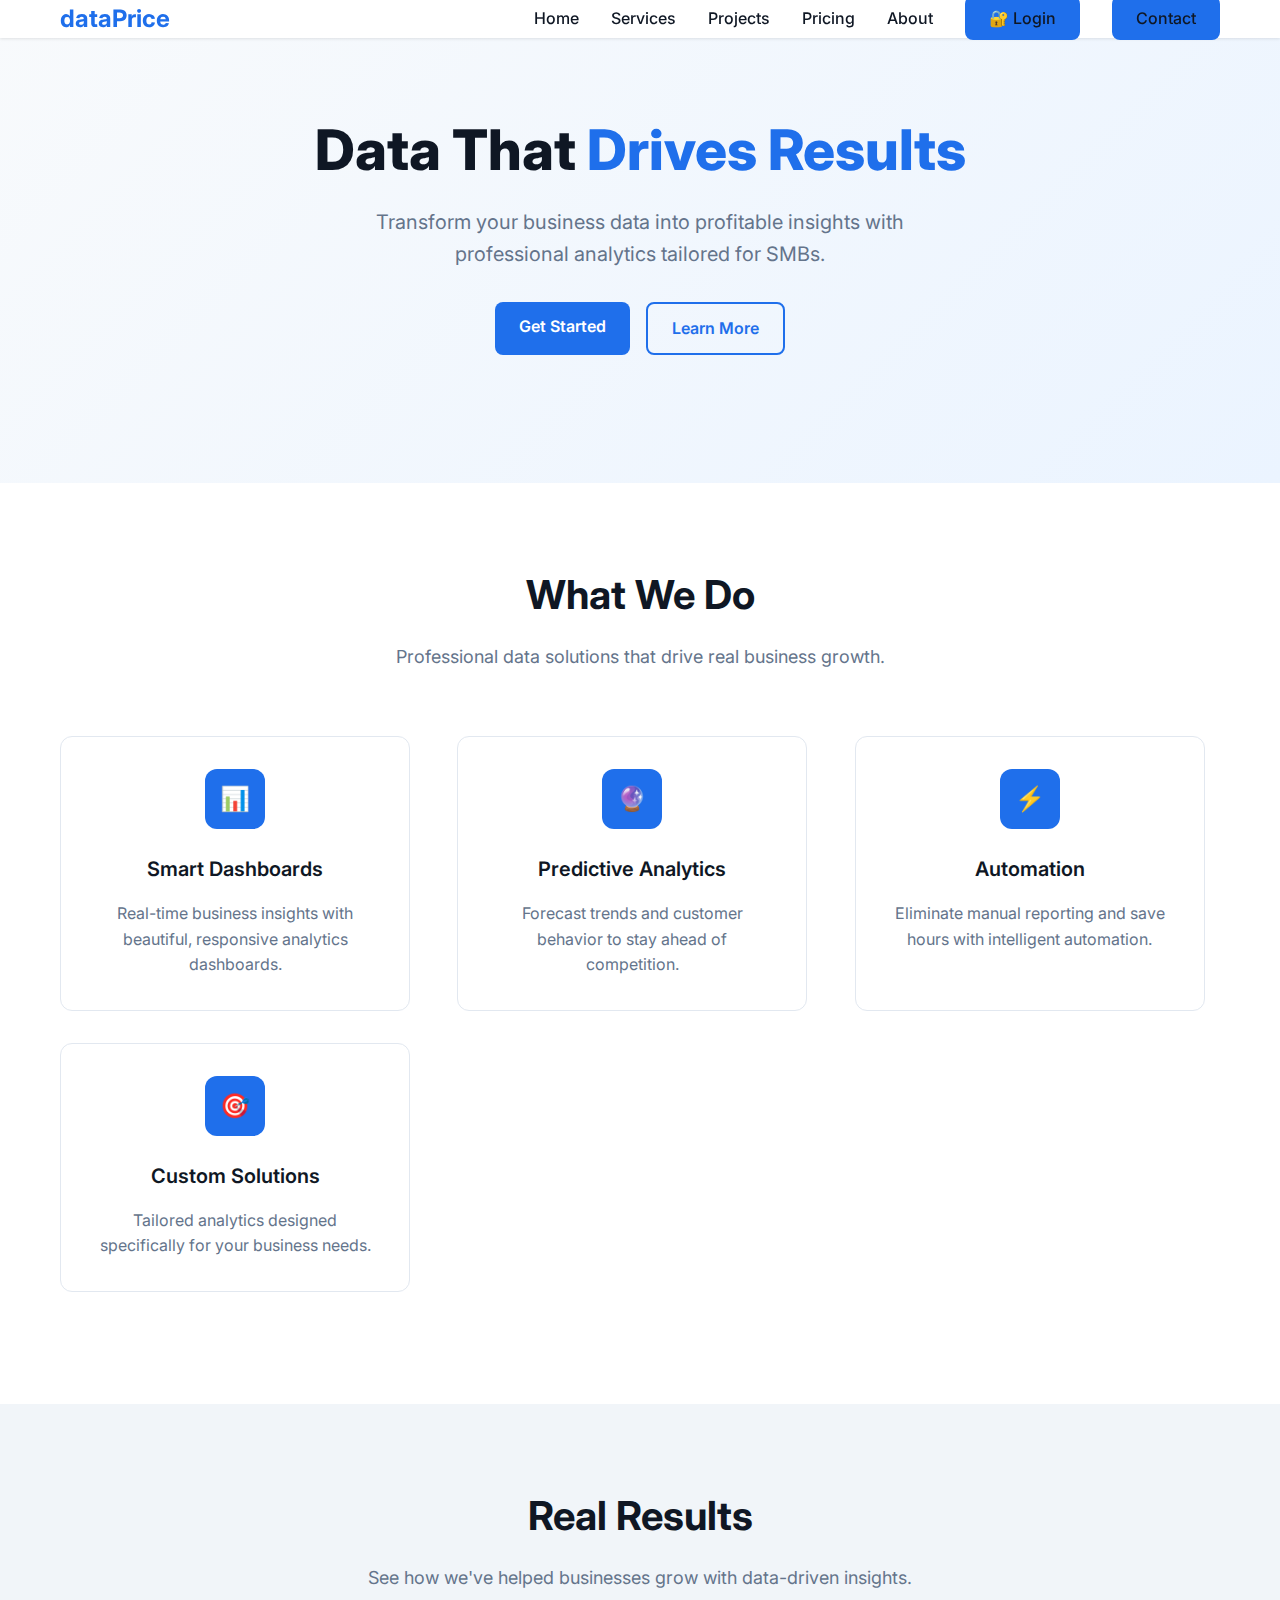
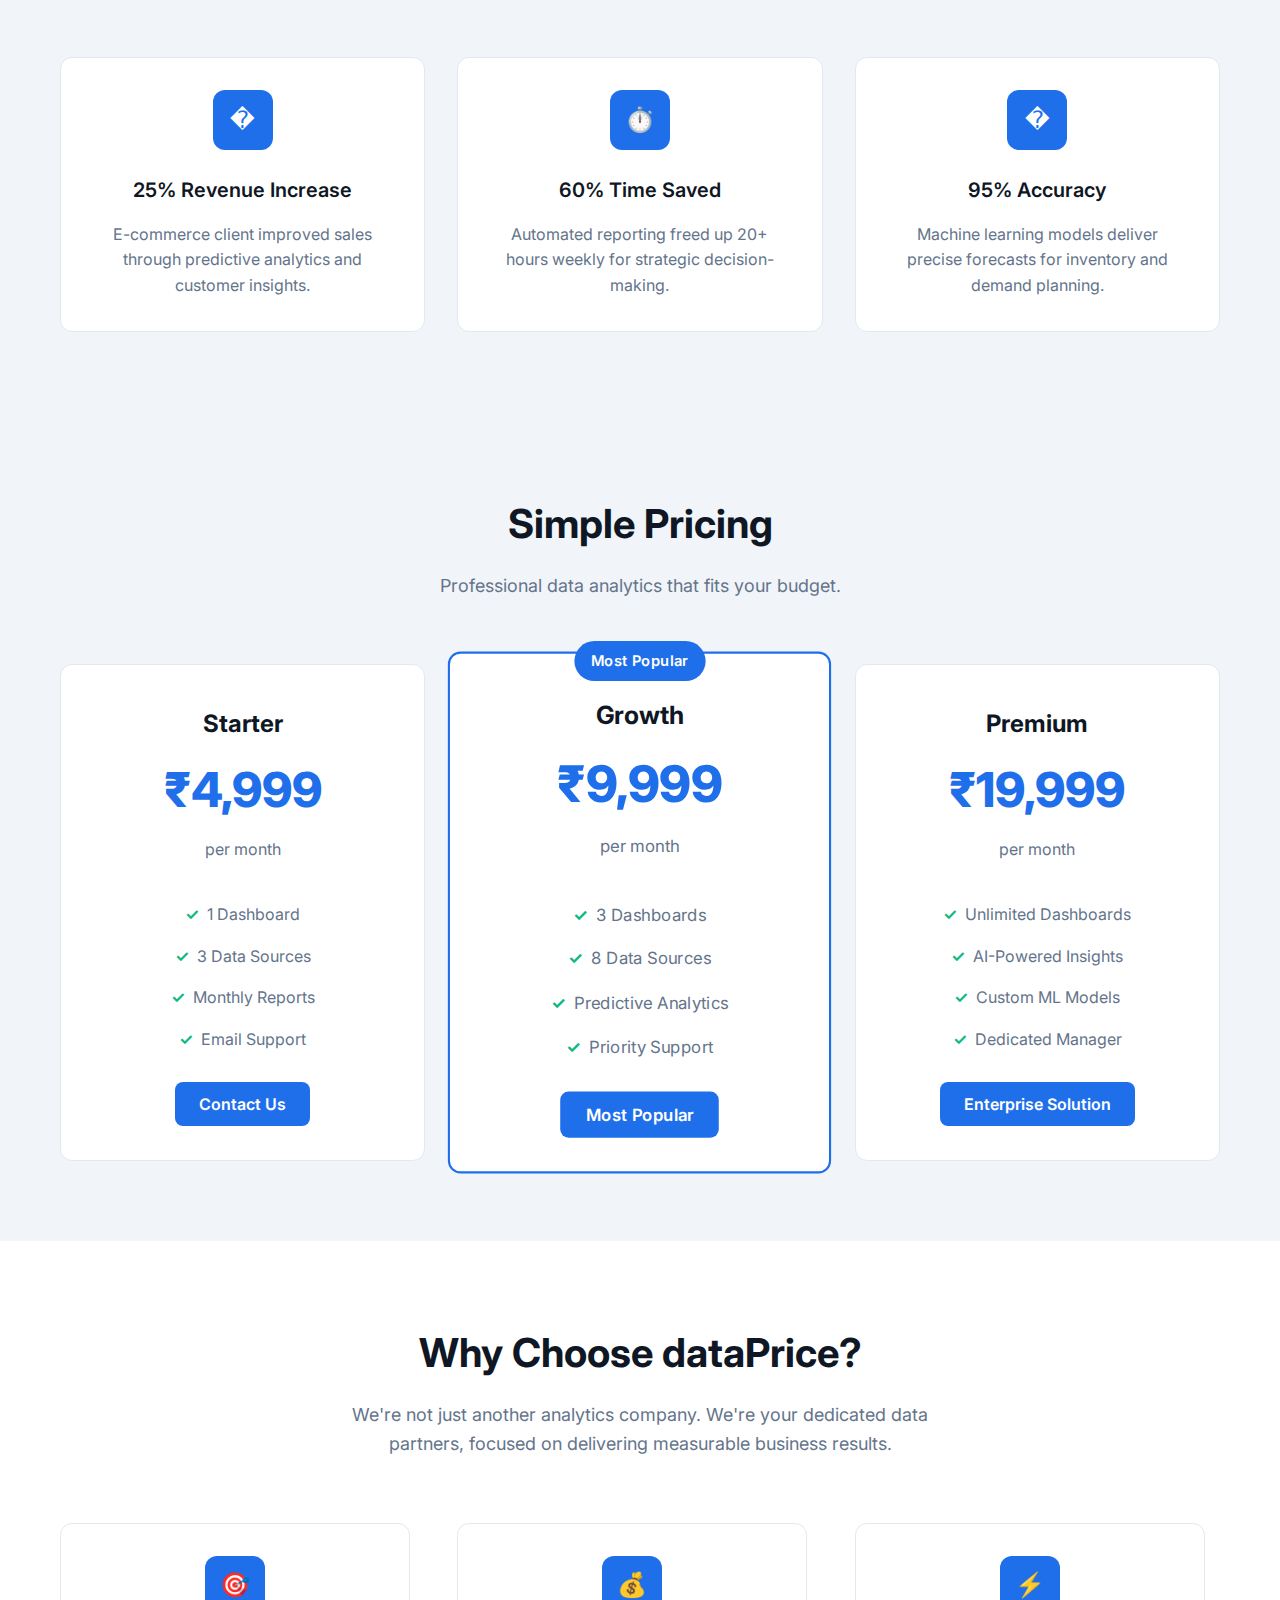
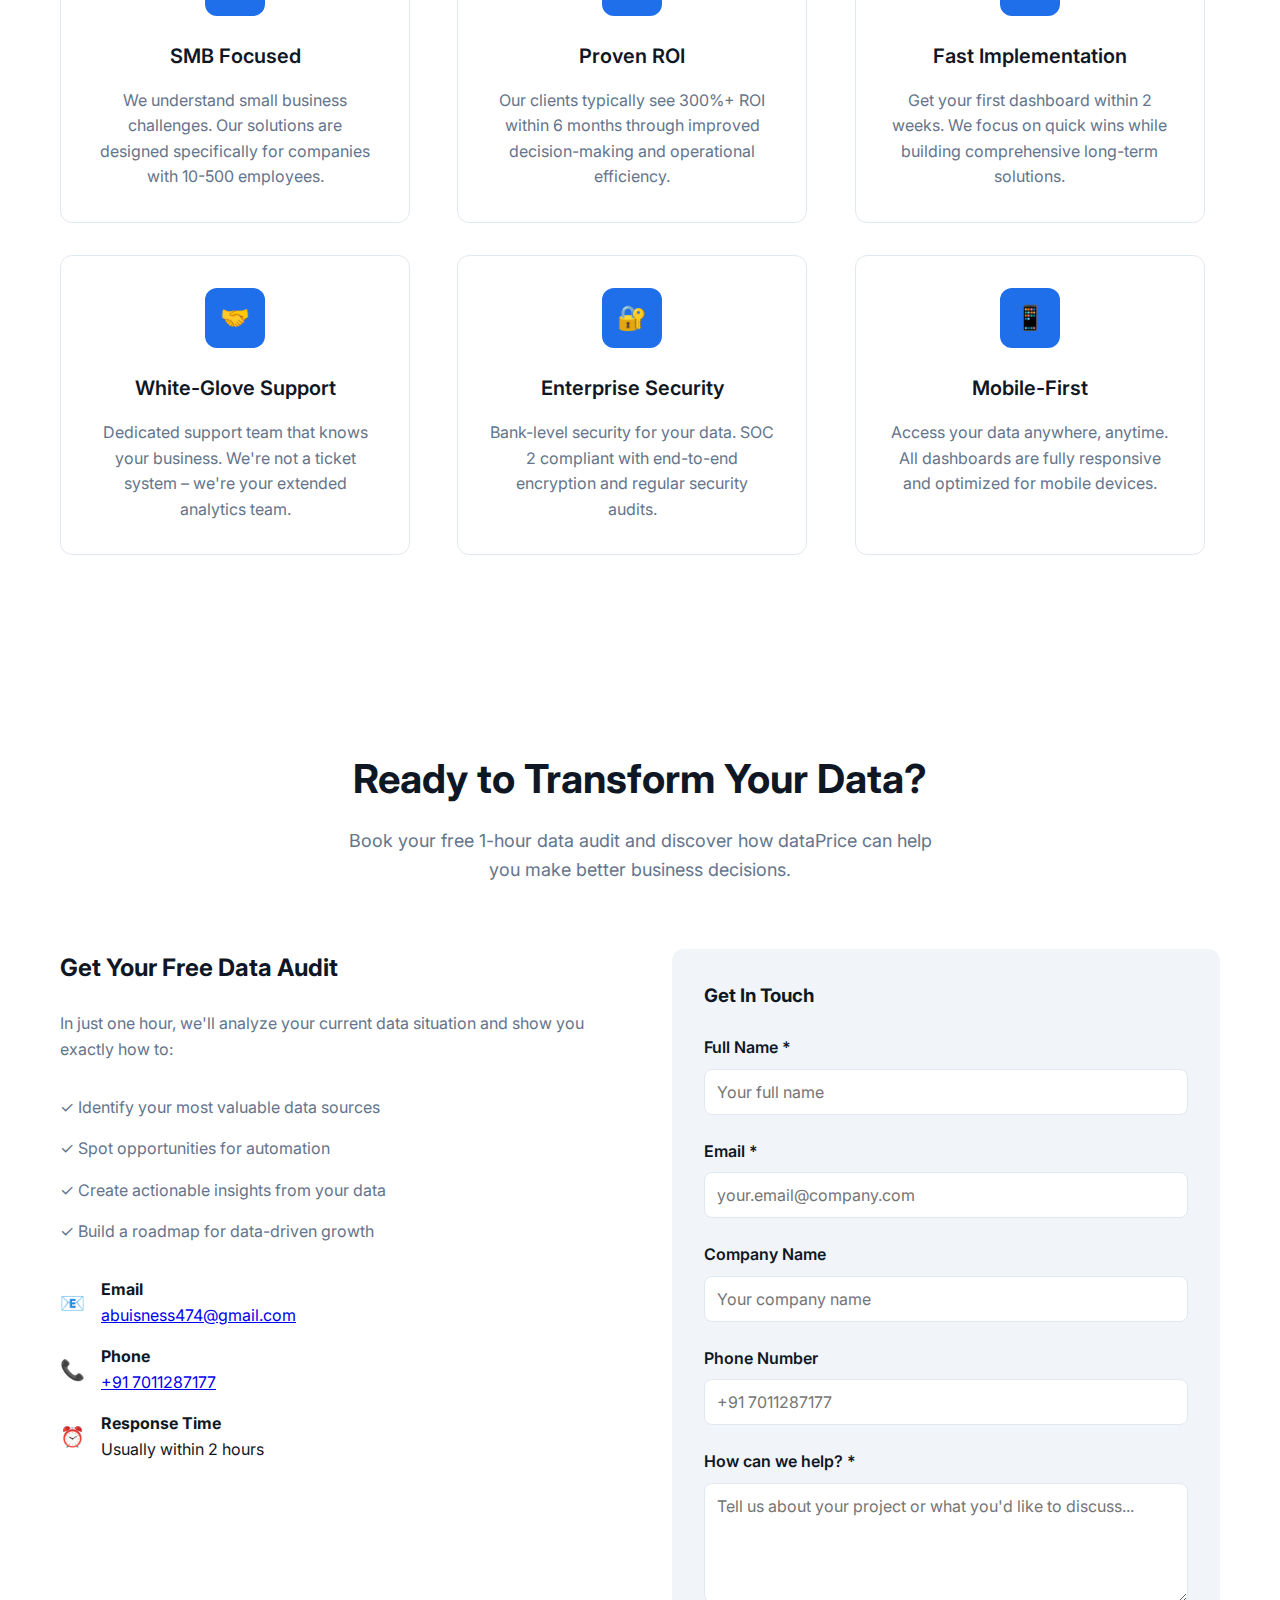
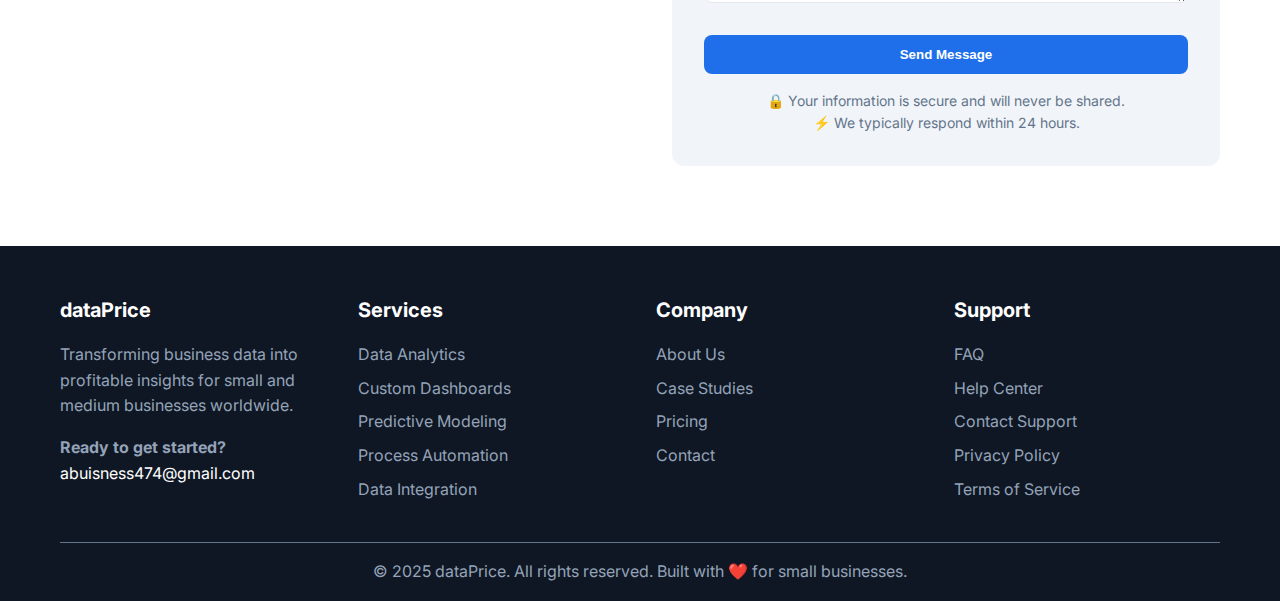
<file: index.html>
<!DOCTYPE html>
<html lang="en">
<head>
    <meta charset="UTF-8">
    <meta name="viewport" content="width=device-width, initial-scale=1.0">
    <title>dataPrice — Affordable Data Analytics & Business Insights</title>
    <meta name="description" content="Transform your business data into profitable insights. Professional dashboards, predictive analytics, and data automation at affordable prices for SMBs.">
    <meta name="keywords" content="data analytics, business intelligence, dashboards, data visualization, small business, affordable analytics">
    
    <!-- Open Graph -->
    <meta property="og:title" content="dataPrice — Affordable Data Analytics & Business Insights">
    <meta property="og:description" content="Transform your business data into profitable insights with professional dashboards and analytics.">
    <meta property="og:type" content="website">
    <meta property="og:url" content="https://dataprice.com">
    
    <!-- Favicon -->
    <link rel="icon" type="image/x-icon" href="assets/favicon.ico">
    
    <!-- Fonts -->
    <link rel="preconnect" href="https://fonts.googleapis.com">
    <link rel="preconnect" href="https://fonts.gstatic.com" crossorigin>
    <link href="https://fonts.googleapis.com/css2?family=Inter:wght@300;400;500;600;700;800&display=swap" rel="stylesheet">
    
    <!-- Styles -->
    <link rel="stylesheet" href="css/style.css">
    <link rel="stylesheet" href="css/enhancements.css">
    <link rel="stylesheet" href="css/popup.css">
</head>
<body>
    <!-- Header -->
    <header>
        <nav class="container">
            <a href="#" class="logo">dataPrice</a>
            
            <ul class="nav-links">
                <li><a href="index.html">Home</a></li>
                <li><a href="services.html">Services</a></li>
                <li><a href="projects.html">Projects</a></li>
                <li><a href="#pricing">Pricing</a></li>
                <li><a href="about.html">About</a></li>
                <li><a href="contact.html" class="cta-button">Contact</a></li>
            </ul>
            
            <div class="mobile-menu-toggle">
                <span></span>
                <span></span>
                <span></span>
            </div>
        </nav>
    </header>

    <!-- Hero Section -->
    <section id="home" class="hero">
        <div class="container">
            <h1>Data That <span class="text-primary">Drives Results</span></h1>
            <p>Transform your business data into profitable insights with professional analytics tailored for SMBs.</p>
            
            <div class="hero-buttons">
                <a href="contact.html" class="cta-button">Get Started</a>
                <a href="#services" class="cta-button secondary">Learn More</a>
            </div>
        </div>
    </section>

    <!-- Features/Services Section -->
    <section id="services" class="features">
        <div class="container">
            <div class="section-header">
                <h2>What We Do</h2>
                <p>Professional data solutions that drive real business growth.</p>
            </div>
            
            <div class="flexible-grid">
                <div class="feature-card">
                    <div class="feature-icon">📊</div>
                    <h3>Smart Dashboards</h3>
                    <p>Real-time business insights with beautiful, responsive analytics dashboards.</p>
                </div>
                
                <div class="feature-card">
                    <div class="feature-icon">🔮</div>
                    <h3>Predictive Analytics</h3>
                    <p>Forecast trends and customer behavior to stay ahead of competition.</p>
                </div>
                
                <div class="feature-card">
                    <div class="feature-icon">⚡</div>
                    <h3>Automation</h3>
                    <p>Eliminate manual reporting and save hours with intelligent automation.</p>
                </div>
                
                <div class="feature-card">
                    <div class="feature-icon">🎯</div>
                    <h3>Custom Solutions</h3>
                    <p>Tailored analytics designed specifically for your business needs.</p>
                </div>
            </div>
        </div>
    </section>

    <!-- Results Section -->
    <section class="features" style="background: var(--light-gray);">
        <div class="container">
            <div class="section-header">
                <h2>Real Results</h2>
                <p>See how we've helped businesses grow with data-driven insights.</p>
            </div>
            
            <div class="features-grid">
                <div class="feature-card">
                    <div class="feature-icon">�</div>
                    <h3>25% Revenue Increase</h3>
                    <p>E-commerce client improved sales through predictive analytics and customer insights.</p>
                </div>
                
                <div class="feature-card">
                    <div class="feature-icon">⏱️</div>
                    <h3>60% Time Saved</h3>
                    <p>Automated reporting freed up 20+ hours weekly for strategic decision-making.</p>
                </div>
                
                <div class="feature-card">
                    <div class="feature-icon">�</div>
                    <h3>95% Accuracy</h3>
                    <p>Machine learning models deliver precise forecasts for inventory and demand planning.</p>
                </div>
            </div>
        </div>
    </section>

    <!-- Pricing Section -->
    <section id="pricing" class="pricing">
        <div class="container">
            <div class="section-header">
                <h2>Simple Pricing</h2>
                <p>Professional data analytics that fits your budget.</p>
            </div>
            
            <div class="pricing-grid">
                <div class="pricing-card">
                    <h3>Starter</h3>
                    <div class="price">₹4,999</div>
                    <div class="period">per month</div>
                    <ul class="pricing-features">
                        <li>1 Dashboard</li>
                        <li>3 Data Sources</li>
                        <li>Monthly Reports</li>
                        <li>Email Support</li>
                    </ul>
                    <a href="contact.html" class="cta-button">Contact Us</a>
                </div>
                
                <div class="pricing-card popular">
                    <h3>Growth</h3>
                    <div class="price">₹9,999</div>
                    <div class="period">per month</div>
                    <ul class="pricing-features">
                        <li>3 Dashboards</li>
                        <li>8 Data Sources</li>
                        <li>Predictive Analytics</li>
                        <li>Priority Support</li>
                    </ul>
                    <a href="contact.html" class="cta-button">Most Popular</a>
                </div>
                
                <div class="pricing-card">
                    <h3>Premium</h3>
                    <div class="price">₹19,999</div>
                    <div class="period">per month</div>
                    <ul class="pricing-features">
                        <li>Unlimited Dashboards</li>
                        <li>AI-Powered Insights</li>
                        <li>Custom ML Models</li>
                        <li>Dedicated Manager</li>
                    </ul>
                    <a href="contact.html" class="cta-button">Enterprise Solution</a>
                </div>
            </div>
        </div>
    </section>

    <!-- About Section -->
    <section id="about" class="features">
        <div class="container">
            <div class="section-header">
                <h2>Why Choose dataPrice?</h2>
                <p>We're not just another analytics company. We're your dedicated data partners, focused on delivering measurable business results.</p>
            </div>
            
            <div class="flexible-grid">
                <div class="feature-card">
                    <div class="feature-icon">🎯</div>
                    <h3>SMB Focused</h3>
                    <p>We understand small business challenges. Our solutions are designed specifically for companies with 10-500 employees.</p>
                </div>
                
                <div class="feature-card">
                    <div class="feature-icon">💰</div>
                    <h3>Proven ROI</h3>
                    <p>Our clients typically see 300%+ ROI within 6 months through improved decision-making and operational efficiency.</p>
                </div>
                
                <div class="feature-card">
                    <div class="feature-icon">⚡</div>
                    <h3>Fast Implementation</h3>
                    <p>Get your first dashboard within 2 weeks. We focus on quick wins while building comprehensive long-term solutions.</p>
                </div>
                
                <div class="feature-card">
                    <div class="feature-icon">🤝</div>
                    <h3>White-Glove Support</h3>
                    <p>Dedicated support team that knows your business. We're not a ticket system – we're your extended analytics team.</p>
                </div>
                
                <div class="feature-card">
                    <div class="feature-icon">🔐</div>
                    <h3>Enterprise Security</h3>
                    <p>Bank-level security for your data. SOC 2 compliant with end-to-end encryption and regular security audits.</p>
                </div>
                
                <div class="feature-card">
                    <div class="feature-icon">📱</div>
                    <h3>Mobile-First</h3>
                    <p>Access your data anywhere, anytime. All dashboards are fully responsive and optimized for mobile devices.</p>
                </div>
            </div>
        </div>
    </section>

    <!-- Contact Section -->
    <section id="contact" class="contact">
        <div class="container">
            <div class="section-header">
                <h2>Ready to Transform Your Data?</h2>
                <p>Book your free 1-hour data audit and discover how dataPrice can help you make better business decisions.</p>
            </div>
            
            <div class="contact-grid">
                <div class="contact-info">
                    <h3>Get Your Free Data Audit</h3>
                    <p>In just one hour, we'll analyze your current data situation and show you exactly how to:</p>
                    <ul style="list-style: none; padding: 0; margin: 1.5rem 0;">
                        <li style="padding: 0.5rem 0; color: var(--neutral-mid);">✓ Identify your most valuable data sources</li>
                        <li style="padding: 0.5rem 0; color: var(--neutral-mid);">✓ Spot opportunities for automation</li>
                        <li style="padding: 0.5rem 0; color: var(--neutral-mid);">✓ Create actionable insights from your data</li>
                        <li style="padding: 0.5rem 0; color: var(--neutral-mid);">✓ Build a roadmap for data-driven growth</li>
                    </ul>
                    
                    <div class="contact-item">
                        <span>📧</span>
                        <div>
                            <strong>Email</strong><br>
                            <a href="mailto:abuisness474@gmail.com">abuisness474@gmail.com</a>
                        </div>
                    </div>
                    
                    <div class="contact-item">
                        <span>📞</span>
                        <div>
                            <strong>Phone</strong><br>
                            <a href="tel:+917011287177">+91 7011287177</a>
                        </div>
                    </div>
                    
                    <div class="contact-item">
                        <span>⏰</span>
                        <div>
                            <strong>Response Time</strong><br>
                            Usually within 2 hours
                        </div>
                    </div>
                </div>
                
                <form class="contact-form" id="contact-form" action="https://formspree.io/f/xgvnvyow" method="POST">
                    <h3 style="margin-bottom: 1.5rem; color: var(--neutral-dark);">Get In Touch</h3>
                    
                    <div class="form-group">
                        <label for="name">Full Name *</label>
                        <input type="text" id="name" name="name" required placeholder="Your full name">
                    </div>
                    
                    <div class="form-group">
                        <label for="email">Email *</label>
                        <input type="email" id="email" name="email" required placeholder="your.email@company.com">
                    </div>
                    
                    <div class="form-group">
                        <label for="company">Company Name</label>
                        <input type="text" id="company" name="company" placeholder="Your company name">
                    </div>
                    
                    <div class="form-group">
                        <label for="phone">Phone Number</label>
                        <input type="tel" id="phone" name="phone" placeholder="+91 7011287177">
                    </div>
                    
                    <div class="form-group">
                        <label for="message">How can we help? *</label>
                        <textarea id="message" name="message" required placeholder="Tell us about your project or what you'd like to discuss..." style="height: 120px;"></textarea>
                    </div>
                    
                    <button type="submit" class="cta-button" style="width: 100%;">Send Message</button>
                    
                    <p style="font-size: 0.875rem; color: var(--neutral-mid); margin-top: 1rem; text-align: center;">
                        🔒 Your information is secure and will never be shared.<br>
                        ⚡ We typically respond within 24 hours.
                    </p>
                </form>
            </div>
        </div>
    </section>

    <!-- Footer -->
    <footer>
        <div class="container">
            <div class="footer-content">
                <div class="footer-section">
                    <h3>dataPrice</h3>
                    <p>Transforming business data into profitable insights for small and medium businesses worldwide.</p>
                    <p style="margin-top: 1rem;">
                        <strong>Ready to get started?</strong><br>
                        <a href="mailto:abuisness474@gmail.com" style="color: var(--white);">abuisness474@gmail.com</a>
                    </p>
                </div>
                
                <div class="footer-section">
                    <h3>Services</h3>
                    <a href="services.html">Data Analytics</a>
                    <a href="services.html">Custom Dashboards</a>
                    <a href="services.html">Predictive Modeling</a>
                    <a href="services.html">Process Automation</a>
                    <a href="services.html">Data Integration</a>
                </div>
                
                <div class="footer-section">
                    <h3>Company</h3>
                    <a href="about.html">About Us</a>
                    <a href="projects.html">Case Studies</a>
                    <a href="#pricing">Pricing</a>
                    <a href="contact.html">Contact</a>
                </div>
                
                <div class="footer-section">
                    <h3>Support</h3>
                    <a href="faq.html">FAQ</a>
                    <a href="#">Help Center</a>
                    <a href="contact.html">Contact Support</a>
                    <a href="#">Privacy Policy</a>
                    <a href="#">Terms of Service</a>
                </div>
            </div>
            
            <div class="footer-bottom">
                <p>&copy; 2025 dataPrice. All rights reserved. Built with ❤️ for small businesses.</p>
            </div>
        </div>
    </footer>

    <!-- Scripts -->
    <script src="js/main.js"></script>
    <script src="js/popup.js"></script>
    <script src="js/auth.js"></script>
</body>
</html>
</file>
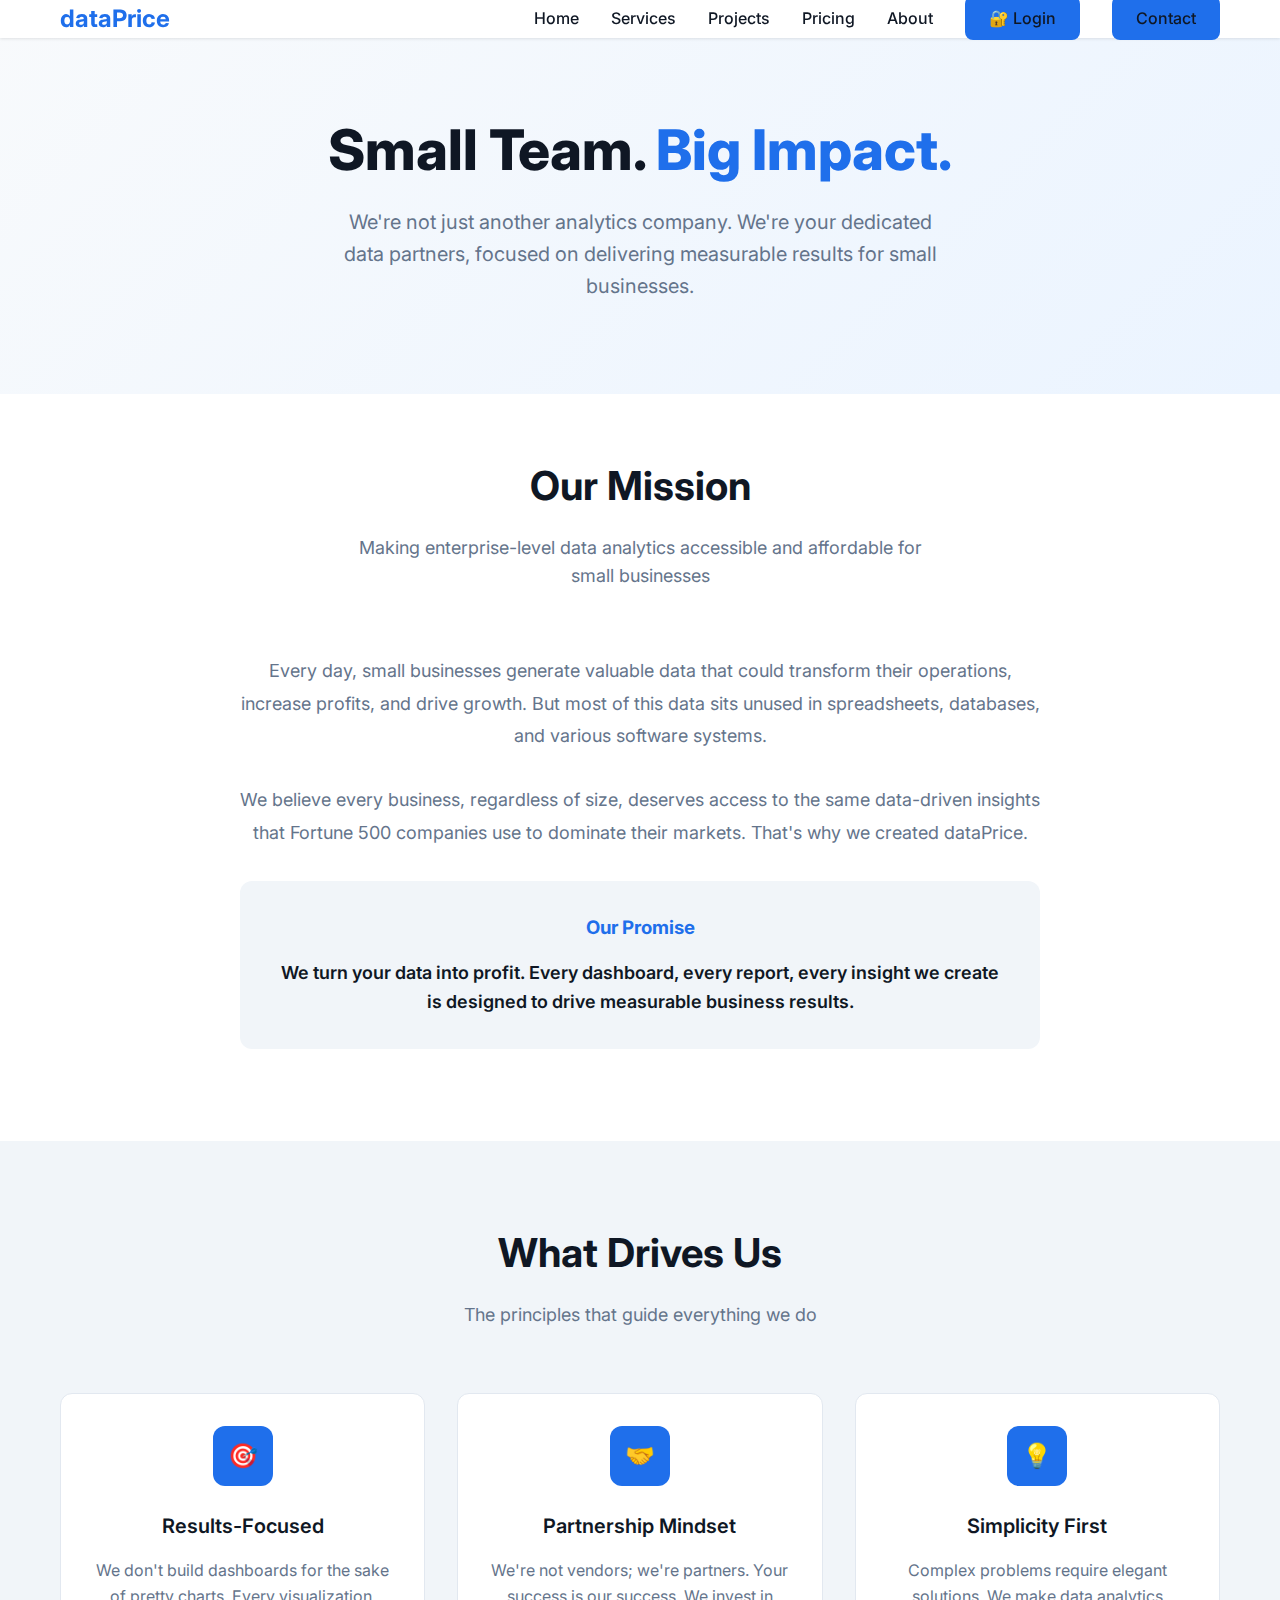
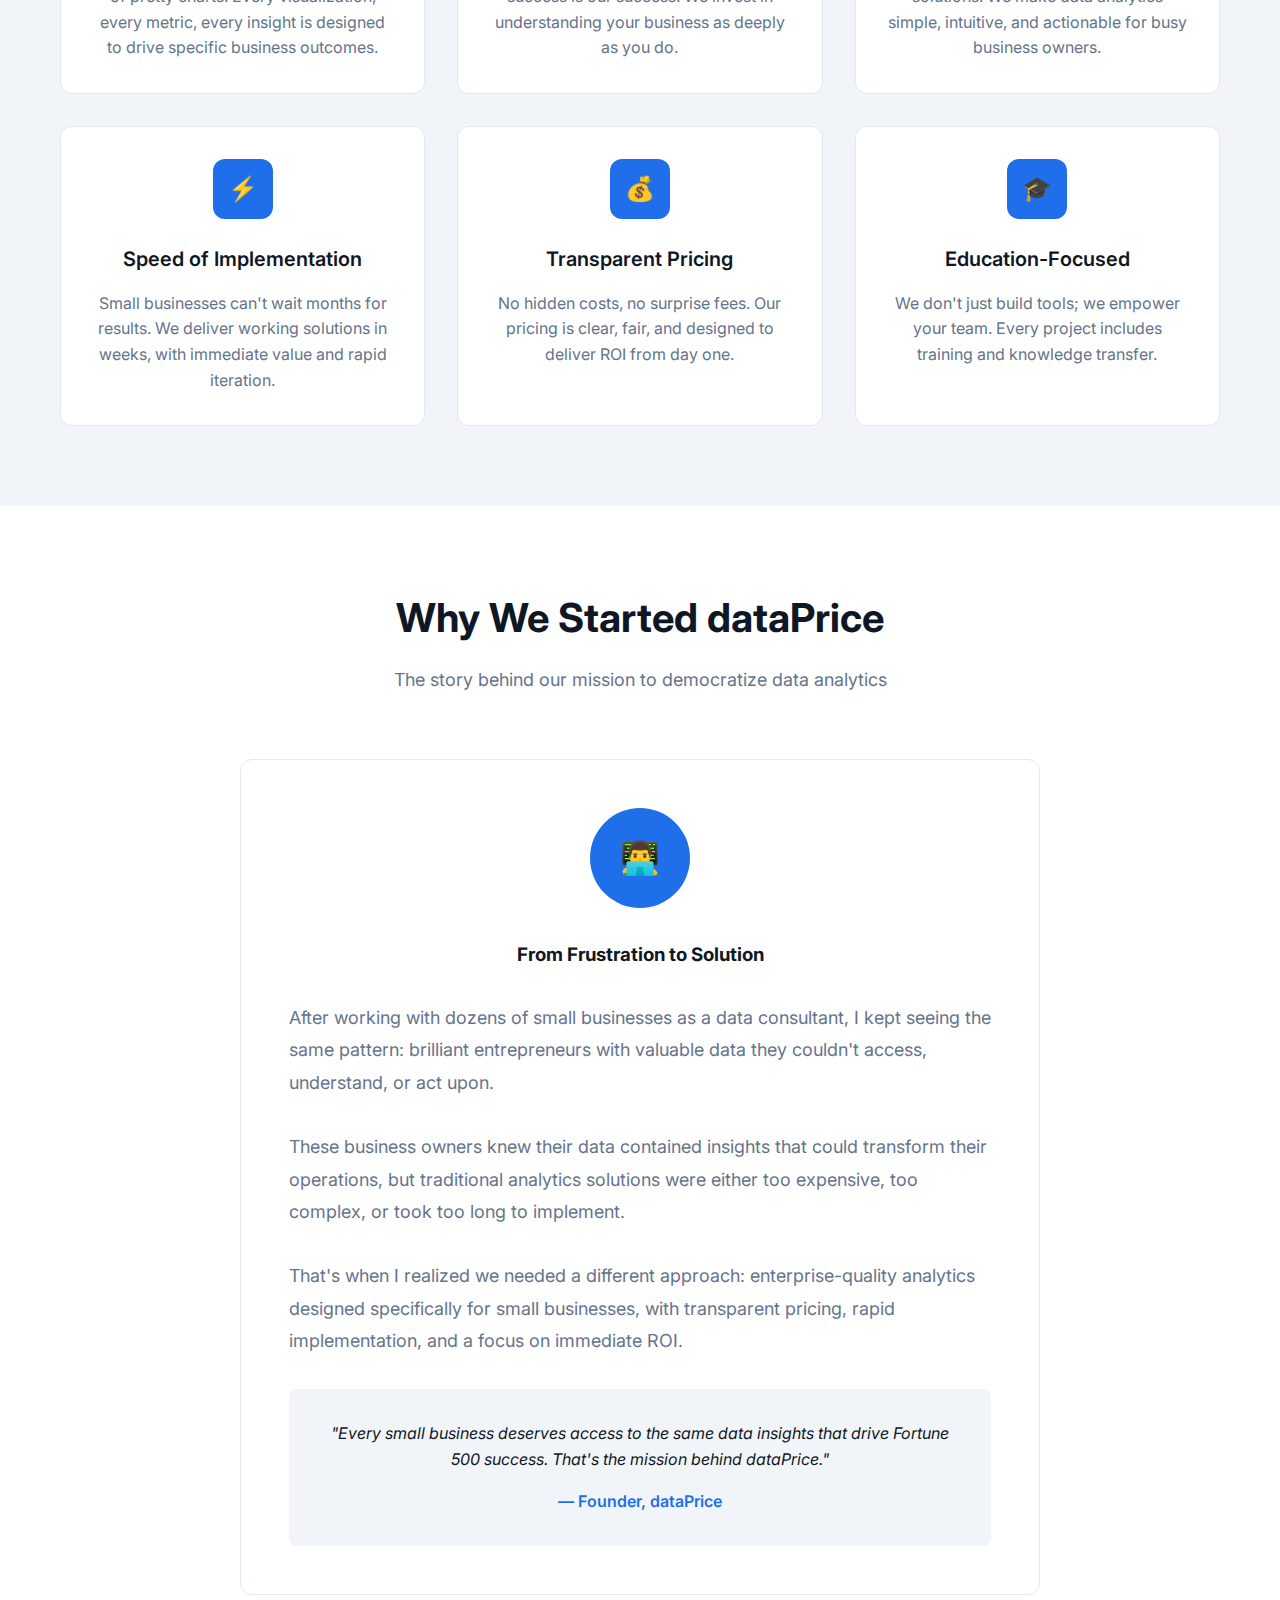
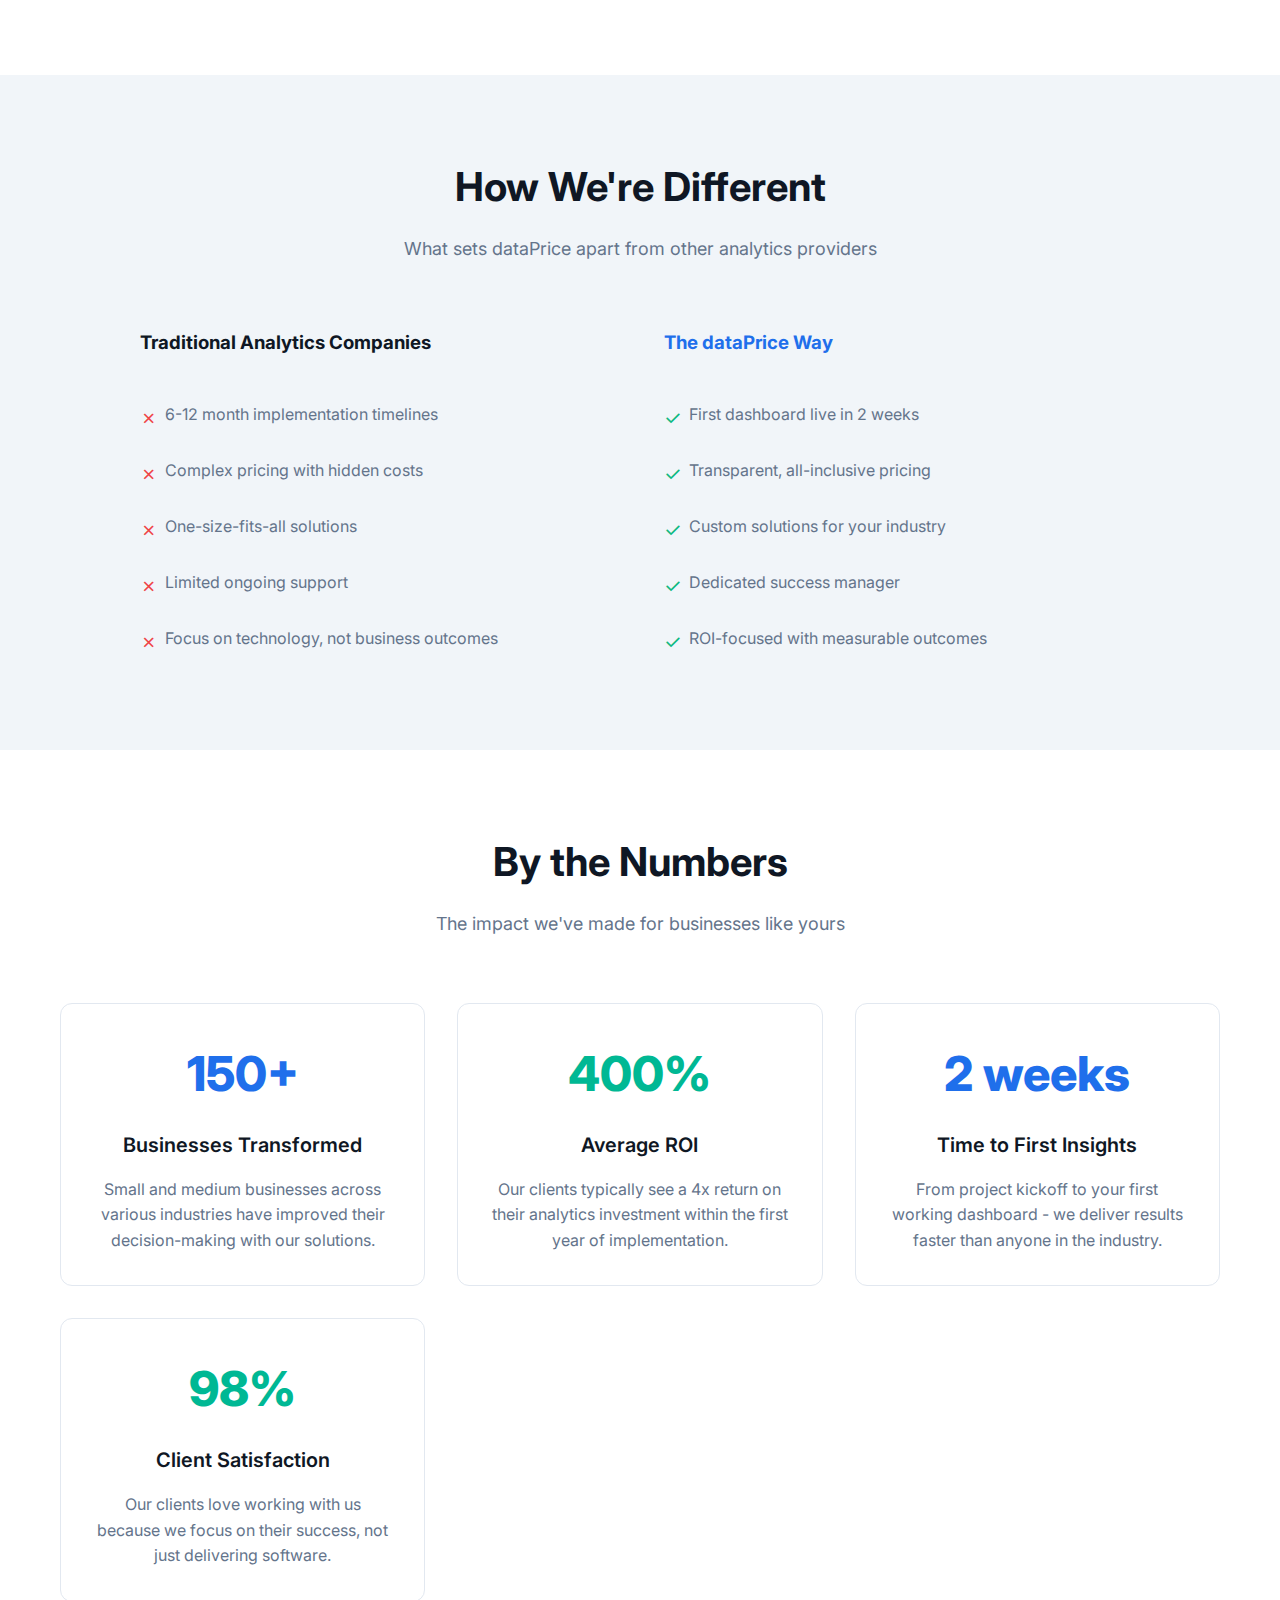
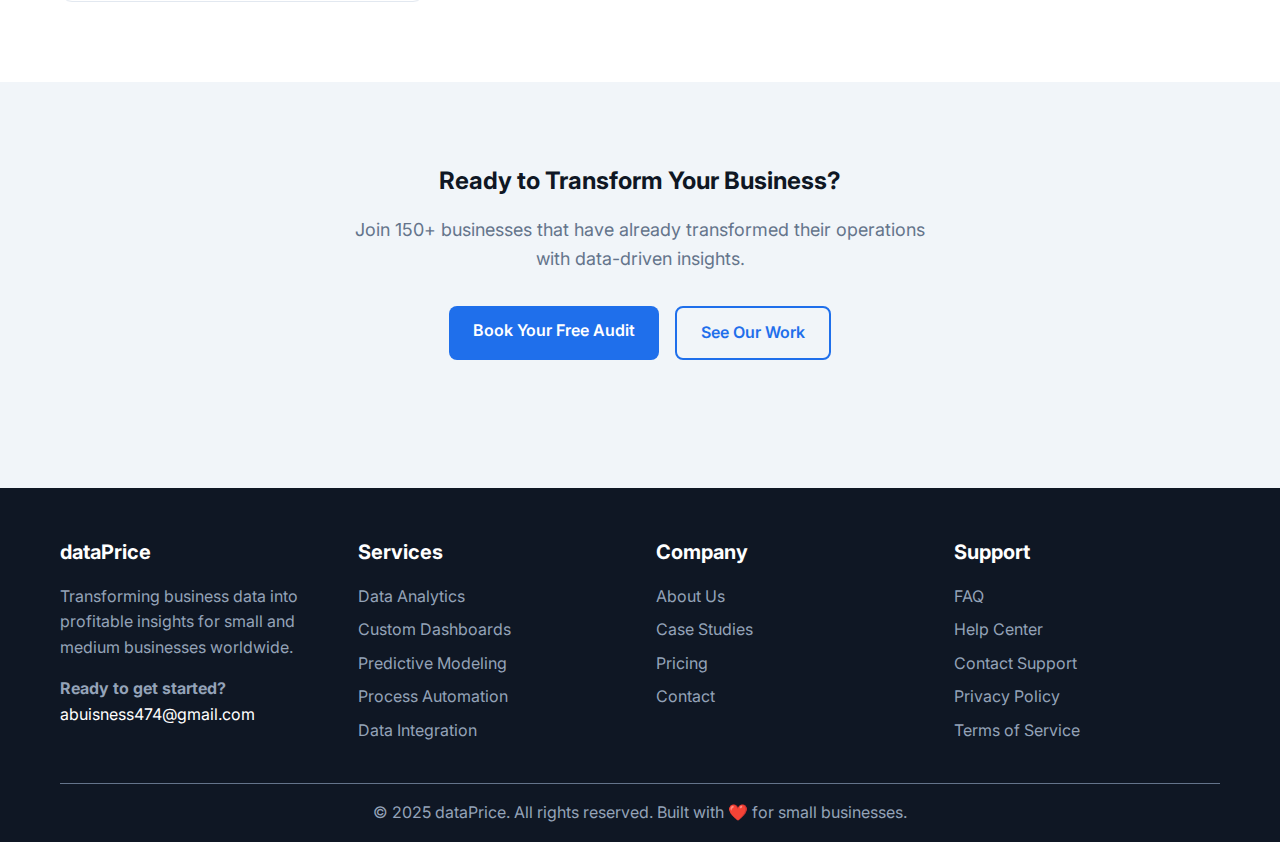
<file: about.html>
<!DOCTYPE html>
<html lang="en">
<head>
    <meta charset="UTF-8">
    <meta name="viewport" content="width=device-width, initial-scale=1.0">
    <title>About dataPrice — Data Analytics Experts for Small Business</title>
    <meta name="description" content="Meet the dataPrice team. We specialize in transforming small business data into actionable insights with professional analytics solutions.">
    
    <!-- Fonts -->
    <link rel="preconnect" href="https://fonts.googleapis.com">
    <link rel="preconnect" href="https://fonts.gstatic.com" crossorigin>
    <link href="https://fonts.googleapis.com/css2?family=Inter:wght@300;400;500;600;700;800&display=swap" rel="stylesheet">
    
    <!-- Styles -->
    <link rel="stylesheet" href="css/style.css">
    <link rel="stylesheet" href="css/enhancements.css">
</head>
<body>
    <!-- Header -->
    <header>
        <nav class="container">
            <a href="index.html" class="logo">dataPrice</a>
            
            <ul class="nav-links">
                <li><a href="index.html">Home</a></li>
                <li><a href="services.html">Services</a></li>
                <li><a href="projects.html">Projects</a></li>
                <li><a href="index.html#pricing">Pricing</a></li>
                <li><a href="about.html" class="text-primary">About</a></li>
                <li><a href="contact.html" class="cta-button">Contact</a></li>
            </ul>
            
            <div class="mobile-menu-toggle">
                <span></span>
                <span></span>
                <span></span>
            </div>
        </nav>
    </header>

    <!-- Hero Section -->
    <section class="hero" style="padding: 120px 0 60px;">
        <div class="container">
            <h1>Small Team. <span class="text-primary">Big Impact.</span></h1>
            <p>We're not just another analytics company. We're your dedicated data partners, focused on delivering measurable results for small businesses.</p>
        </div>
    </section>

    <!-- Mission Section -->
    <section class="features" style="padding: 60px 0;">
        <div class="container">
            <div class="section-header">
                <h2>Our Mission</h2>
                <p>Making enterprise-level data analytics accessible and affordable for small businesses</p>
            </div>
            
            <div style="max-width: 800px; margin: 0 auto; text-align: center;">
                <p style="font-size: 1.125rem; color: var(--neutral-mid); line-height: 1.8; margin-bottom: 2rem;">
                    Every day, small businesses generate valuable data that could transform their operations, increase profits, and drive growth. But most of this data sits unused in spreadsheets, databases, and various software systems.
                </p>
                <p style="font-size: 1.125rem; color: var(--neutral-mid); line-height: 1.8; margin-bottom: 2rem;">
                    We believe every business, regardless of size, deserves access to the same data-driven insights that Fortune 500 companies use to dominate their markets. That's why we created dataPrice.
                </p>
                <div style="background: var(--light-gray); padding: 2rem; border-radius: 12px; margin: 2rem 0;">
                    <h3 style="color: var(--primary-color); margin-bottom: 1rem;">Our Promise</h3>
                    <p style="font-size: 1.125rem; color: var(--neutral-dark); font-weight: 600;">
                        We turn your data into profit. Every dashboard, every report, every insight we create is designed to drive measurable business results.
                    </p>
                </div>
            </div>
        </div>
    </section>

    <!-- Values Section -->
    <section class="features" style="background: var(--light-gray); padding: 80px 0;">
        <div class="container">
            <div class="section-header">
                <h2>What Drives Us</h2>
                <p>The principles that guide everything we do</p>
            </div>
            
            <div class="features-grid">
                <div class="feature-card">
                    <div class="feature-icon">🎯</div>
                    <h3>Results-Focused</h3>
                    <p>We don't build dashboards for the sake of pretty charts. Every visualization, every metric, every insight is designed to drive specific business outcomes.</p>
                </div>
                
                <div class="feature-card">
                    <div class="feature-icon">🤝</div>
                    <h3>Partnership Mindset</h3>
                    <p>We're not vendors; we're partners. Your success is our success. We invest in understanding your business as deeply as you do.</p>
                </div>
                
                <div class="feature-card">
                    <div class="feature-icon">💡</div>
                    <h3>Simplicity First</h3>
                    <p>Complex problems require elegant solutions. We make data analytics simple, intuitive, and actionable for busy business owners.</p>
                </div>
                
                <div class="feature-card">
                    <div class="feature-icon">⚡</div>
                    <h3>Speed of Implementation</h3>
                    <p>Small businesses can't wait months for results. We deliver working solutions in weeks, with immediate value and rapid iteration.</p>
                </div>
                
                <div class="feature-card">
                    <div class="feature-icon">💰</div>
                    <h3>Transparent Pricing</h3>
                    <p>No hidden costs, no surprise fees. Our pricing is clear, fair, and designed to deliver ROI from day one.</p>
                </div>
                
                <div class="feature-card">
                    <div class="feature-icon">🎓</div>
                    <h3>Education-Focused</h3>
                    <p>We don't just build tools; we empower your team. Every project includes training and knowledge transfer.</p>
                </div>
            </div>
        </div>
    </section>

    <!-- Founder Story -->
    <section class="features" style="padding: 80px 0;">
        <div class="container">
            <div class="section-header">
                <h2>Why We Started dataPrice</h2>
                <p>The story behind our mission to democratize data analytics</p>
            </div>
            
            <div style="max-width: 800px; margin: 0 auto;">
                <div style="background: var(--white); padding: 3rem; border-radius: 12px; border: 1px solid var(--border-color); text-align: center;">
                    <div style="width: 100px; height: 100px; background: var(--primary-color); border-radius: 50%; margin: 0 auto 2rem; display: flex; align-items: center; justify-content: center; font-size: 2rem; color: white;">👨‍💻</div>
                    
                    <h3 style="margin-bottom: 2rem; color: var(--neutral-dark);">From Frustration to Solution</h3>
                    
                    <p style="font-size: 1.125rem; color: var(--neutral-mid); line-height: 1.8; margin-bottom: 2rem; text-align: left;">
                        After working with dozens of small businesses as a data consultant, I kept seeing the same pattern: brilliant entrepreneurs with valuable data they couldn't access, understand, or act upon.
                    </p>
                    
                    <p style="font-size: 1.125rem; color: var(--neutral-mid); line-height: 1.8; margin-bottom: 2rem; text-align: left;">
                        These business owners knew their data contained insights that could transform their operations, but traditional analytics solutions were either too expensive, too complex, or took too long to implement.
                    </p>
                    
                    <p style="font-size: 1.125rem; color: var(--neutral-mid); line-height: 1.8; margin-bottom: 2rem; text-align: left;">
                        That's when I realized we needed a different approach: enterprise-quality analytics designed specifically for small businesses, with transparent pricing, rapid implementation, and a focus on immediate ROI.
                    </p>
                    
                    <div style="background: var(--light-gray); padding: 2rem; border-radius: 8px; margin-top: 2rem;">
                        <p style="font-size: 1rem; color: var(--neutral-dark); font-style: italic;">
                            "Every small business deserves access to the same data insights that drive Fortune 500 success. That's the mission behind dataPrice."
                        </p>
                        <p style="margin-top: 1rem; font-weight: 600; color: var(--primary-color);">— Founder, dataPrice</p>
                    </div>
                </div>
            </div>
        </div>
    </section>

    <!-- Our Approach -->
    <section class="features" style="background: var(--light-gray); padding: 80px 0;">
        <div class="container">
            <div class="section-header">
                <h2>How We're Different</h2>
                <p>What sets dataPrice apart from other analytics providers</p>
            </div>
            
            <div style="display: grid; grid-template-columns: 1fr 1fr; gap: 3rem; margin-top: 3rem; max-width: 1000px; margin-left: auto; margin-right: auto;">
                <div>
                    <h3 style="color: var(--neutral-dark); margin-bottom: 2rem;">Traditional Analytics Companies</h3>
                    <ul style="list-style: none; padding: 0;">
                        <li style="padding: 0.75rem 0; color: var(--neutral-mid); display: flex; align-items: flex-start;">
                            <span style="color: #EF4444; margin-right: 0.5rem; font-size: 1.25rem;">✗</span>
                            6-12 month implementation timelines
                        </li>
                        <li style="padding: 0.75rem 0; color: var(--neutral-mid); display: flex; align-items: flex-start;">
                            <span style="color: #EF4444; margin-right: 0.5rem; font-size: 1.25rem;">✗</span>
                            Complex pricing with hidden costs
                        </li>
                        <li style="padding: 0.75rem 0; color: var(--neutral-mid); display: flex; align-items: flex-start;">
                            <span style="color: #EF4444; margin-right: 0.5rem; font-size: 1.25rem;">✗</span>
                            One-size-fits-all solutions
                        </li>
                        <li style="padding: 0.75rem 0; color: var(--neutral-mid); display: flex; align-items: flex-start;">
                            <span style="color: #EF4444; margin-right: 0.5rem; font-size: 1.25rem;">✗</span>
                            Limited ongoing support
                        </li>
                        <li style="padding: 0.75rem 0; color: var(--neutral-mid); display: flex; align-items: flex-start;">
                            <span style="color: #EF4444; margin-right: 0.5rem; font-size: 1.25rem;">✗</span>
                            Focus on technology, not business outcomes
                        </li>
                    </ul>
                </div>
                
                <div>
                    <h3 style="color: var(--primary-color); margin-bottom: 2rem;">The dataPrice Way</h3>
                    <ul style="list-style: none; padding: 0;">
                        <li style="padding: 0.75rem 0; color: var(--neutral-mid); display: flex; align-items: flex-start;">
                            <span style="color: #10B981; margin-right: 0.5rem; font-size: 1.25rem;">✓</span>
                            First dashboard live in 2 weeks
                        </li>
                        <li style="padding: 0.75rem 0; color: var(--neutral-mid); display: flex; align-items: flex-start;">
                            <span style="color: #10B981; margin-right: 0.5rem; font-size: 1.25rem;">✓</span>
                            Transparent, all-inclusive pricing
                        </li>
                        <li style="padding: 0.75rem 0; color: var(--neutral-mid); display: flex; align-items: flex-start;">
                            <span style="color: #10B981; margin-right: 0.5rem; font-size: 1.25rem;">✓</span>
                            Custom solutions for your industry
                        </li>
                        <li style="padding: 0.75rem 0; color: var(--neutral-mid); display: flex; align-items: flex-start;">
                            <span style="color: #10B981; margin-right: 0.5rem; font-size: 1.25rem;">✓</span>
                            Dedicated success manager
                        </li>
                        <li style="padding: 0.75rem 0; color: var(--neutral-mid); display: flex; align-items: flex-start;">
                            <span style="color: #10B981; margin-right: 0.5rem; font-size: 1.25rem;">✓</span>
                            ROI-focused with measurable outcomes
                        </li>
                    </ul>
                </div>
            </div>
        </div>
    </section>

    <!-- Stats Section -->
    <section class="features" style="padding: 80px 0;">
        <div class="container">
            <div class="section-header">
                <h2>By the Numbers</h2>
                <p>The impact we've made for businesses like yours</p>
            </div>
            
            <div class="features-grid">
                <div class="feature-card" style="text-align: center;">
                    <div style="font-size: 3rem; font-weight: 800; color: var(--primary-color); margin-bottom: 1rem;">150+</div>
                    <h3>Businesses Transformed</h3>
                    <p>Small and medium businesses across various industries have improved their decision-making with our solutions.</p>
                </div>
                
                <div class="feature-card" style="text-align: center;">
                    <div style="font-size: 3rem; font-weight: 800; color: var(--accent-color); margin-bottom: 1rem;">400%</div>
                    <h3>Average ROI</h3>
                    <p>Our clients typically see a 4x return on their analytics investment within the first year of implementation.</p>
                </div>
                
                <div class="feature-card" style="text-align: center;">
                    <div style="font-size: 3rem; font-weight: 800; color: var(--primary-color); margin-bottom: 1rem;">2 weeks</div>
                    <h3>Time to First Insights</h3>
                    <p>From project kickoff to your first working dashboard - we deliver results faster than anyone in the industry.</p>
                </div>
                
                <div class="feature-card" style="text-align: center;">
                    <div style="font-size: 3rem; font-weight: 800; color: var(--accent-color); margin-bottom: 1rem;">98%</div>
                    <h3>Client Satisfaction</h3>
                    <p>Our clients love working with us because we focus on their success, not just delivering software.</p>
                </div>
            </div>
        </div>
    </section>

    <!-- CTA Section -->
    <section class="features" style="background: var(--light-gray); padding: 80px 0;">
        <div class="container text-center">
            <h2 style="margin-bottom: 1rem;">Ready to Transform Your Business?</h2>
            <p style="font-size: 1.125rem; color: var(--neutral-mid); margin-bottom: 2rem; max-width: 600px; margin-left: auto; margin-right: auto;">
                Join 150+ businesses that have already transformed their operations with data-driven insights.
            </p>
            
            <div class="hero-buttons">
                <a href="contact.html" class="cta-button">Book Your Free Audit</a>
                <a href="index.html#projects" class="cta-button secondary">See Our Work</a>
            </div>
        </div>
    </section>

    <!-- Footer -->
    <footer>
        <div class="container">
            <div class="footer-content">
                <div class="footer-section">
                    <h3>dataPrice</h3>
                    <p>Transforming business data into profitable insights for small and medium businesses worldwide.</p>
                    <p style="margin-top: 1rem;">
                        <strong>Ready to get started?</strong><br>
                        <a href="mailto:abuisness474@gmail.com" style="color: var(--white);">abuisness474@gmail.com</a>
                    </p>
                </div>
                
                <div class="footer-section">
                    <h3>Services</h3>
                    <a href="services.html">Data Analytics</a>
                    <a href="services.html">Custom Dashboards</a>
                    <a href="services.html">Predictive Modeling</a>
                    <a href="services.html">Process Automation</a>
                    <a href="services.html">Data Integration</a>
                </div>
                
                <div class="footer-section">
                    <h3>Company</h3>
                    <a href="about.html">About Us</a>
                    <a href="projects.html">Case Studies</a>
                    <a href="index.html#pricing">Pricing</a>
                    <a href="contact.html">Contact</a>
                </div>
                
                <div class="footer-section">
                    <h3>Support</h3>
                    <a href="faq.html">FAQ</a>
                    <a href="#">Help Center</a>
                    <a href="contact.html">Contact Support</a>
                    <a href="#">Privacy Policy</a>
                    <a href="#">Terms of Service</a>
                </div>
            </div>
            
            <div class="footer-bottom">
                <p>&copy; 2025 dataPrice. All rights reserved. Built with ❤️ for small businesses.</p>
            </div>
        </div>
    </footer>

    <!-- Scripts -->
    <script src="js/main.js"></script>
    <script src="js/auth.js"></script>
</body>
</html>
</file>
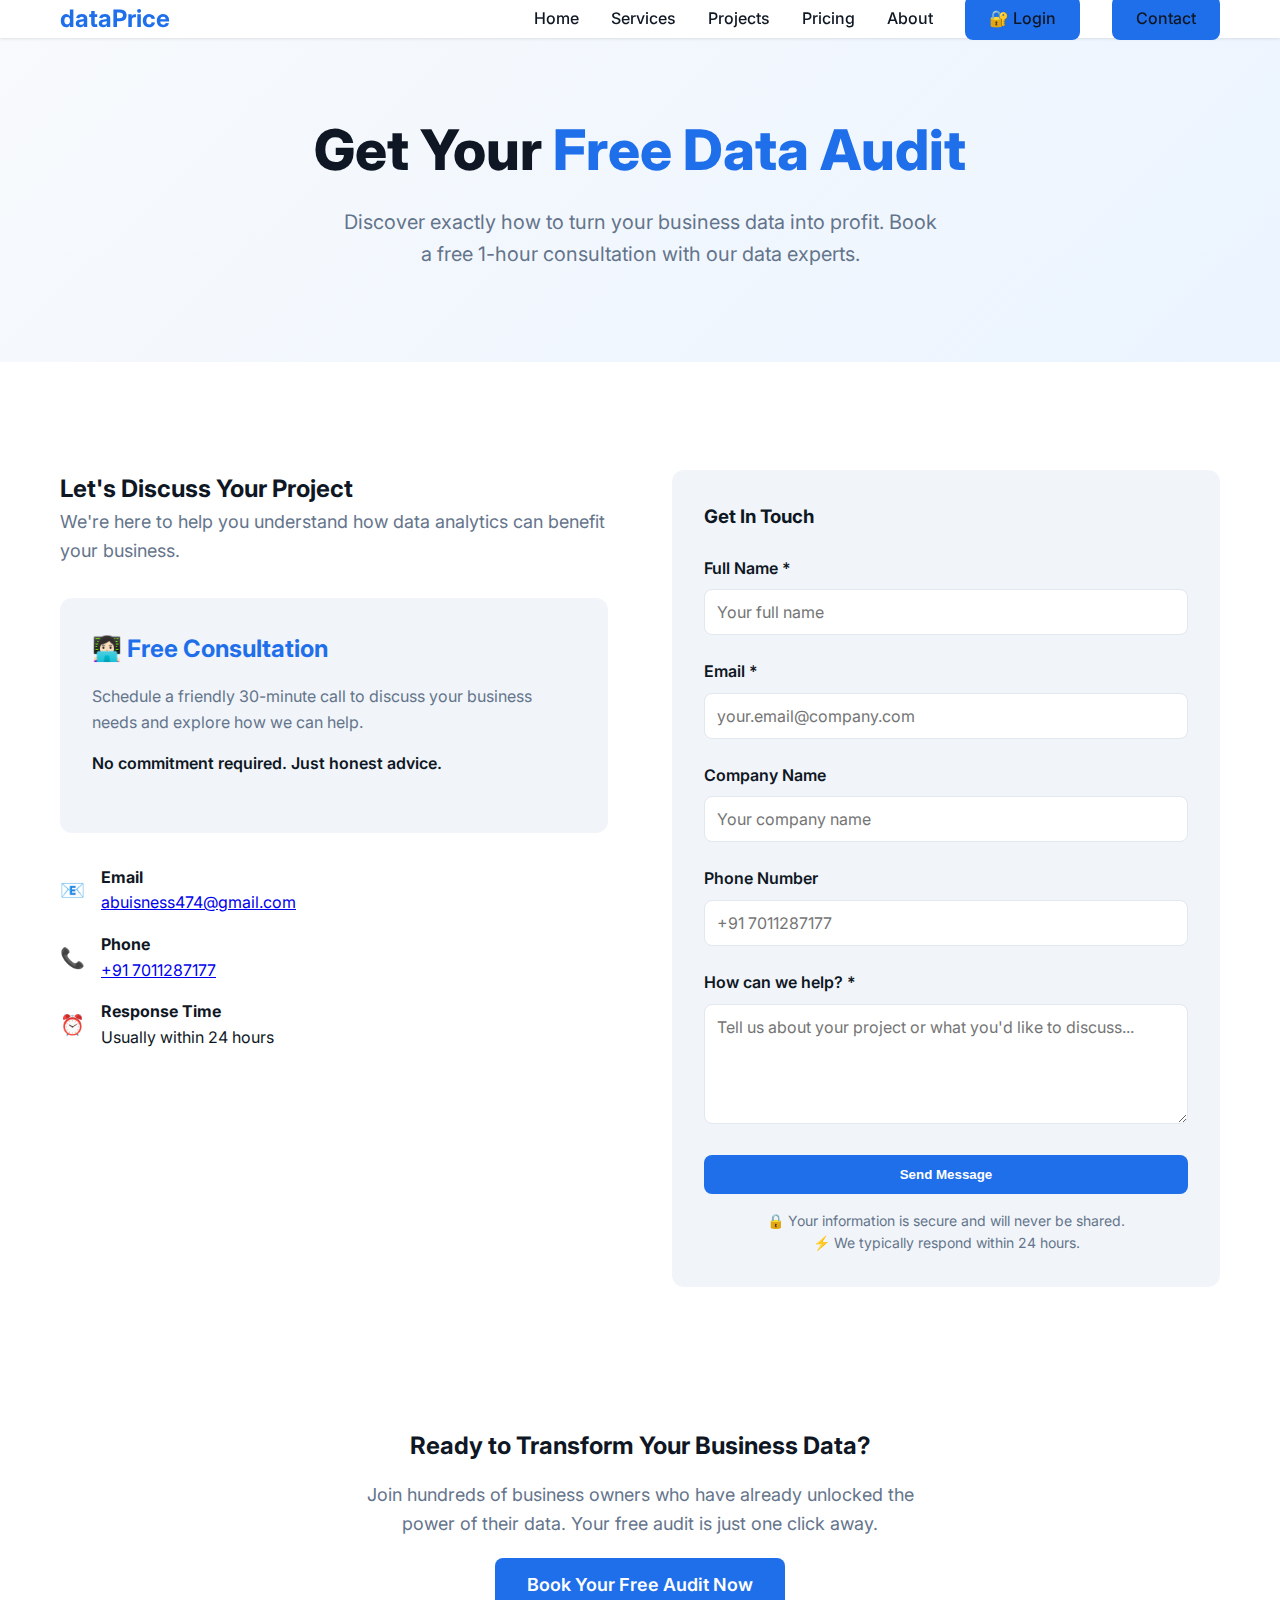
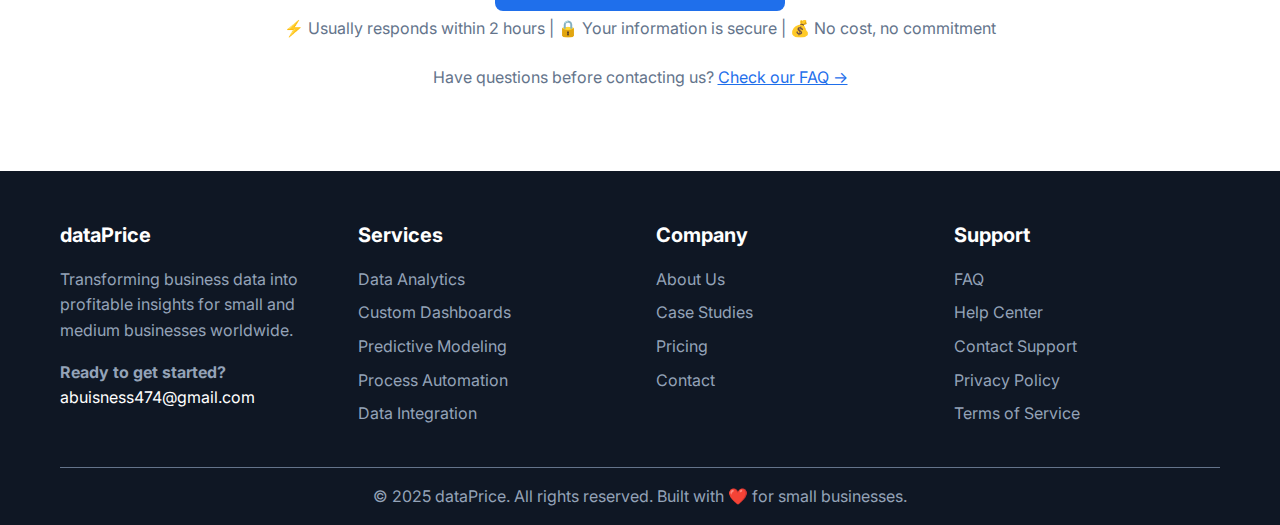
<file: contact.html>
<!DOCTYPE html>
<html lang="en">
<head>
    <meta charset="UTF-8">
    <meta name="viewport" content="width=device-width, initial-scale=1.0">
    <title>Contact dataPrice — Book Your Free Data Audit</title>
    <meta name="description" content="Get in touch with dataPrice for a free 1-hour data audit. Transform your business data into profitable insights.">
    
    <!-- Fonts -->
    <link rel="preconnect" href="https://fonts.googleapis.com">
    <link rel="preconnect" href="https://fonts.gstatic.com" crossorigin>
    <link href="https://fonts.googleapis.com/css2?family=Inter:wght@300;400;500;600;700;800&display=swap" rel="stylesheet">
    
    <!-- Styles -->
    <link rel="stylesheet" href="css/style.css">
    <link rel="stylesheet" href="css/enhancements.css">
</head>
<body>
    <!-- Header -->
    <header>
        <nav class="container">
            <a href="index.html" class="logo">dataPrice</a>
            
            <ul class="nav-links">
                <li><a href="index.html">Home</a></li>
                <li><a href="services.html">Services</a></li>
                <li><a href="projects.html">Projects</a></li>
                <li><a href="index.html#pricing">Pricing</a></li>
                <li><a href="about.html">About</a></li>
                <li><a href="contact.html" class="cta-button text-primary">Contact</a></li>
            </ul>
            
            <div class="mobile-menu-toggle">
                <span></span>
                <span></span>
                <span></span>
            </div>
        </nav>
    </header>

    <!-- Hero Section -->
    <section class="hero" style="padding: 120px 0 60px;">
        <div class="container">
            <h1>Get Your <span class="text-primary">Free Data Audit</span></h1>
            <p>Discover exactly how to turn your business data into profit. Book a free 1-hour consultation with our data experts.</p>
        </div>
    </section>

    <!-- Contact Section -->
    <section class="contact" style="padding: 60px 0;">
        <div class="container">
            <div class="contact-grid">
                <div class="contact-info">
                    <h2>Let's Discuss Your Project</h2>
                    <p style="font-size: 1.125rem; margin-bottom: 2rem;">We're here to help you understand how data analytics can benefit your business.</p>
                    
                    <div style="background: var(--light-gray); padding: 2rem; border-radius: 12px; margin: 2rem 0;">
                        <h3 style="color: var(--primary-color); margin-bottom: 1rem;">👩🏻‍💻 Free Consultation</h3>
                        <p style="color: var(--neutral-mid); margin-bottom: 1rem;">Schedule a friendly 30-minute call to discuss your business needs and explore how we can help.</p>
                        <p style="color: var(--neutral-dark); font-weight: 600;">No commitment required. Just honest advice.</p>
                    </div>
                    
                    <div class="contact-item">
                        <span>📧</span>
                        <div>
                            <strong>Email</strong><br>
                            <a href="mailto:abuisness474@gmail.com">abuisness474@gmail.com</a>
                        </div>
                    </div>
                    
                    <div class="contact-item">
                        <span>📞</span>
                        <div>
                            <strong>Phone</strong><br>
                            <a href="tel:+917011287177">+91 7011287177</a>
                        </div>
                    </div>
                    
                    <div class="contact-item">
                        <span>⏰</span>
                        <div>
                            <strong>Response Time</strong><br>
                            Usually within 24 hours
                        </div>
                    </div>
                </div>
                
                <form class="contact-form" id="contact-form" action="https://formspree.io/f/xgvnvyow" method="POST">
                    <h3 style="margin-bottom: 1.5rem; color: var(--neutral-dark);">Get In Touch</h3>
                    
                    <div class="form-group">
                        <label for="name">Full Name *</label>
                        <input type="text" id="name" name="name" required placeholder="Your full name">
                    </div>
                    
                    <div class="form-group">
                        <label for="email">Email *</label>
                        <input type="email" id="email" name="email" required placeholder="your.email@company.com">
                    </div>
                    
                    <div class="form-group">
                        <label for="company">Company Name</label>
                        <input type="text" id="company" name="company" placeholder="Your company name">
                    </div>
                    
                    <div class="form-group">
                        <label for="phone">Phone Number</label>
                        <input type="tel" id="phone" name="phone" placeholder="+91 7011287177">
                    </div>
                    
                    <div class="form-group">
                        <label for="message">How can we help? *</label>
                        <textarea id="message" name="message" required placeholder="Tell us about your project or what you'd like to discuss..." style="height: 120px;"></textarea>
                    </div>
                    
                    <button type="submit" class="cta-button" style="width: 100%;">Send Message</button>
                    
                    <p style="font-size: 0.875rem; color: var(--neutral-mid); margin-top: 1rem; text-align: center;">
                        🔒 Your information is secure and will never be shared.<br>
                        ⚡ We typically respond within 24 hours.
                    </p>
                </form>
            </div>
        </div>
    </section>



    <!-- Final CTA -->
    <section class="features" style="padding: 80px 0;">
        <div class="container text-center">
            <h2 style="margin-bottom: 1rem;">Ready to Transform Your Business Data?</h2>
            <p style="font-size: 1.125rem; color: var(--neutral-mid); margin-bottom: 2rem; max-width: 600px; margin-left: auto; margin-right: auto;">
                Join hundreds of business owners who have already unlocked the power of their data. Your free audit is just one click away.
            </p>
            
            <a href="#contact-form" class="cta-button" style="font-size: 1.125rem; padding: 1rem 2rem;">Book Your Free Audit Now</a>
            
            <p style="margin-top: 1rem; color: var(--neutral-mid);">
                ⚡ Usually responds within 2 hours | 🔒 Your information is secure | 💰 No cost, no commitment
            </p>
            
            <p style="margin-top: 1.5rem; color: var(--neutral-mid);">
                Have questions before contacting us? <a href="faq.html" style="color: var(--primary-color); text-decoration: underline;">Check our FAQ →</a>
            </p>
        </div>
    </section>

    <!-- Footer -->
    <footer>
        <div class="container">
            <div class="footer-content">
                <div class="footer-section">
                    <h3>dataPrice</h3>
                    <p>Transforming business data into profitable insights for small and medium businesses worldwide.</p>
                    <p style="margin-top: 1rem;">
                        <strong>Ready to get started?</strong><br>
                        <a href="mailto:abuisness474@gmail.com" style="color: var(--white);">abuisness474@gmail.com</a>
                    </p>
                </div>
                
                <div class="footer-section">
                    <h3>Services</h3>
                    <a href="services.html">Data Analytics</a>
                    <a href="services.html">Custom Dashboards</a>
                    <a href="services.html">Predictive Modeling</a>
                    <a href="services.html">Process Automation</a>
                    <a href="services.html">Data Integration</a>
                </div>
                
                <div class="footer-section">
                    <h3>Company</h3>
                    <a href="about.html">About Us</a>
                    <a href="projects.html">Case Studies</a>
                    <a href="index.html#pricing">Pricing</a>
                    <a href="contact.html">Contact</a>
                </div>
                
                <div class="footer-section">
                    <h3>Support</h3>
                    <a href="faq.html">FAQ</a>
                    <a href="#">Help Center</a>
                    <a href="contact.html">Contact Support</a>
                    <a href="#">Privacy Policy</a>
                    <a href="#">Terms of Service</a>
                </div>
            </div>
            
            <div class="footer-bottom">
                <p>&copy; 2025 dataPrice. All rights reserved. Built with ❤️ for small businesses.</p>
            </div>
        </div>
    </footer>

    <!-- Scripts -->
    <script src="js/main.js"></script>
    <script src="js/auth.js"></script>
</body>
</html>
</file>
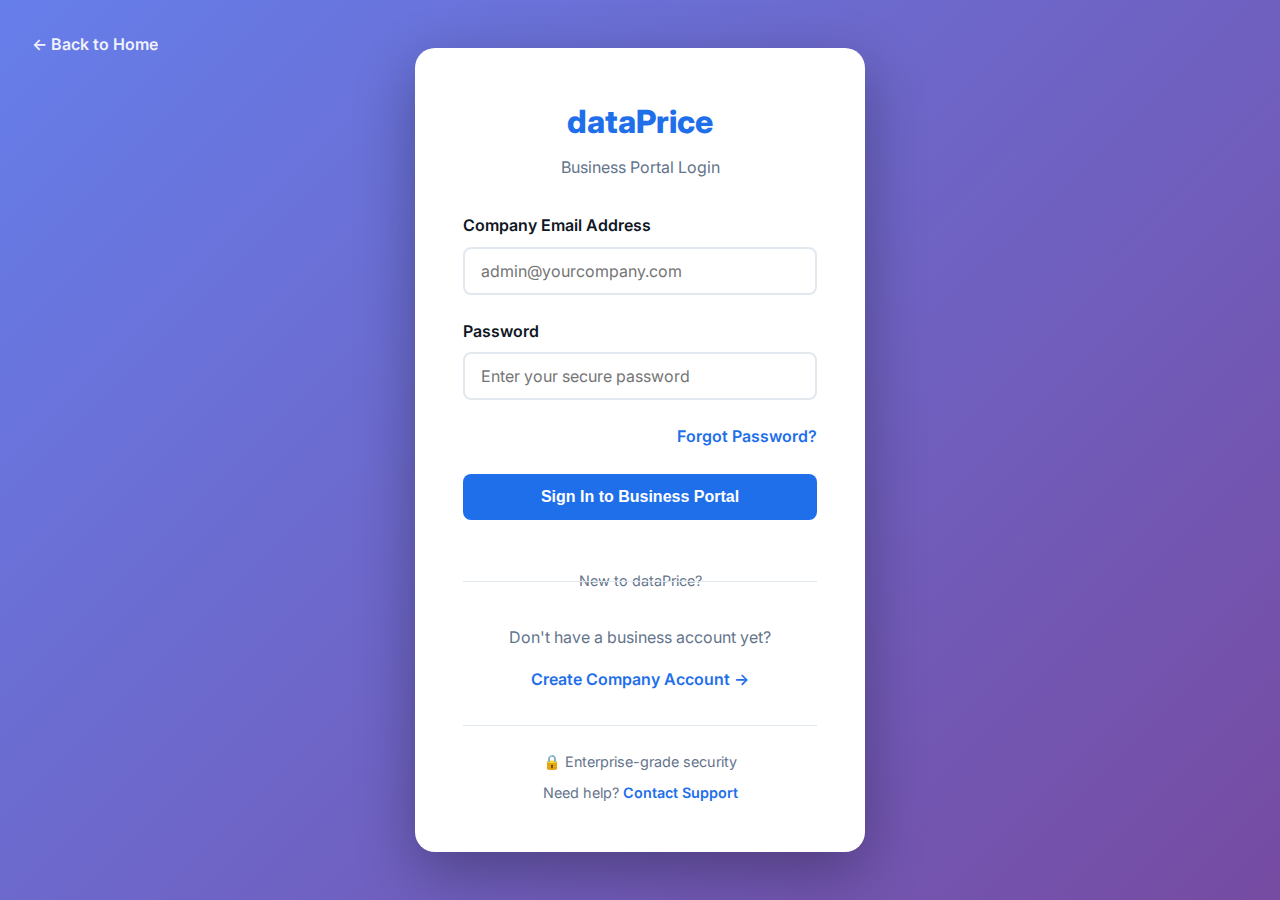
<file: dashboard.html>
<!DOCTYPE html>
<html lang="en">
<head>
    <meta charset="UTF-8">
    <meta name="viewport" content="width=device-width, initial-scale=1.0">
    <title>Business Dashboard — dataPrice</title>
    <meta name="description" content="Your dataPrice business dashboard with analytics, reports, and insights.">
    
    <!-- Fonts -->
    <link rel="preconnect" href="https://fonts.googleapis.com">
    <link rel="preconnect" href="https://fonts.gstatic.com" crossorigin>
    <link href="https://fonts.googleapis.com/css2?family=Inter:wght@300;400;500;600;700;800&display=swap" rel="stylesheet">
    
    <!-- Styles -->
    <link rel="stylesheet" href="css/style.css">
    <link rel="stylesheet" href="css/enhancements.css">
    <style>
        .dashboard-container {
            min-height: 100vh;
            background: var(--bg-color);
            padding-top: 80px;
        }
        
        .dashboard-header {
            background: var(--white);
            padding: 2rem 0;
            box-shadow: 0 2px 10px rgba(0,0,0,0.08);
        }
        
        .dashboard-title {
            font-size: 2rem;
            color: var(--neutral-dark);
            margin-bottom: 0.5rem;
        }
        
        .dashboard-subtitle {
            color: var(--neutral-mid);
            font-size: 1.1rem;
        }
        
        .dashboard-content {
            padding: 3rem 0;
        }
        
        .welcome-card {
            background: linear-gradient(135deg, var(--primary-color), var(--accent-color));
            color: white;
            padding: 3rem;
            border-radius: 16px;
            margin-bottom: 3rem;
            text-align: center;
        }
        
        .welcome-card h2 {
            font-size: 2.5rem;
            margin-bottom: 1rem;
        }
        
        .welcome-card p {
            font-size: 1.2rem;
            opacity: 0.9;
            margin-bottom: 2rem;
        }
        
        .quick-actions {
            display: grid;
            grid-template-columns: repeat(auto-fit, minmax(250px, 1fr));
            gap: 2rem;
            margin-bottom: 3rem;
        }
        
        .action-card {
            background: var(--white);
            padding: 2rem;
            border-radius: 12px;
            border: 1px solid var(--border-color);
            text-align: center;
            transition: transform 0.3s ease, box-shadow 0.3s ease;
            cursor: pointer;
        }
        
        .action-card:hover {
            transform: translateY(-5px);
            box-shadow: 0 10px 30px rgba(0,0,0,0.15);
        }
        
        .action-icon {
            font-size: 3rem;
            margin-bottom: 1rem;
        }
        
        .action-title {
            font-size: 1.25rem;
            color: var(--neutral-dark);
            margin-bottom: 0.5rem;
        }
        
        .action-description {
            color: var(--neutral-mid);
            font-size: 0.95rem;
        }
        
        .dashboard-section {
            background: var(--white);
            padding: 2rem;
            border-radius: 12px;
            border: 1px solid var(--border-color);
            margin-bottom: 2rem;
        }
        
        .section-title {
            font-size: 1.5rem;
            color: var(--neutral-dark);
            margin-bottom: 1rem;
        }
        
        .coming-soon {
            text-align: center;
            padding: 3rem 2rem;
            color: var(--neutral-mid);
        }
        
        .coming-soon-icon {
            font-size: 4rem;
            margin-bottom: 1rem;
            opacity: 0.5;
        }
    </style>
</head>
<body>
    <!-- Header -->
    <header>
        <nav class="container">
            <a href="index.html" class="logo">dataPrice</a>
            
            <ul class="nav-links">
                <li><a href="index.html">Home</a></li>
                <li><a href="services.html">Services</a></li>
                <li><a href="projects.html">Projects</a></li>
                <li><a href="index.html#pricing">Pricing</a></li>
                <li><a href="about.html">About</a></li>
                <li><a href="contact.html">Contact</a></li>
                <li><a href="#" id="profileBtn" class="cta-button">👤 Profile</a></li>
            </ul>
            
            <div class="mobile-menu-toggle">
                <span></span>
                <span></span>
                <span></span>
            </div>
        </nav>
    </header>

    <div class="dashboard-container">
        <div class="dashboard-header">
            <div class="container">
                <h1 class="dashboard-title">Welcome to Your Business Dashboard</h1>
                <p class="dashboard-subtitle" id="welcomeMessage">Loading your workspace...</p>
            </div>
        </div>
        
        <div class="dashboard-content">
            <div class="container">
                <div class="welcome-card">
                    <h2>🚀 Your Data Journey Starts Here</h2>
                    <p>Transform your business with powerful analytics and insights</p>
                    <a href="contact.html" class="cta-button" style="background: rgba(255,255,255,0.2); border: 2px solid white;">
                        Schedule Your Free Consultation
                    </a>
                </div>
                
                <div class="quick-actions">
                    <div class="action-card" onclick="showComingSoon('Analytics Dashboard')">
                        <div class="action-icon">📊</div>
                        <div class="action-title">View Analytics</div>
                        <div class="action-description">Access your business dashboards and reports</div>
                    </div>
                    
                    <div class="action-card" onclick="showComingSoon('Data Sources')">
                        <div class="action-icon">🔗</div>
                        <div class="action-title">Data Sources</div>
                        <div class="action-description">Connect and manage your data integrations</div>
                    </div>
                    
                    <div class="action-card" onclick="showComingSoon('Reports')">
                        <div class="action-icon">📈</div>
                        <div class="action-title">Reports</div>
                        <div class="action-description">Generate and download custom reports</div>
                    </div>
                    
                    <div class="action-card" onclick="window.location.href='contact.html'">
                        <div class="action-icon">💬</div>
                        <div class="action-title">Get Support</div>
                        <div class="action-description">Contact our expert team for help</div>
                    </div>
                </div>
                
                <div class="dashboard-section">
                    <h3 class="section-title">Recent Activity</h3>
                    <div class="coming-soon">
                        <div class="coming-soon-icon">⏳</div>
                        <h4>Coming Soon</h4>
                        <p>Your activity feed and recent insights will appear here once your dashboards are set up.</p>
                    </div>
                </div>
                
                <div class="dashboard-section">
                    <h3 class="section-title">Quick Stats</h3>
                    <div class="coming-soon">
                        <div class="coming-soon-icon">📊</div>
                        <h4>Setting Up Your Analytics</h4>
                        <p>Your key business metrics and KPIs will be displayed here after we configure your data sources.</p>
                    </div>
                </div>
            </div>
        </div>
    </div>

    <!-- Footer -->
    <footer>
        <div class="container">
            <div class="footer-content">
                <div class="footer-section">
                    <h3>dataPrice</h3>
                    <p>Transforming business data into profitable insights for small and medium businesses worldwide.</p>
                    <p style="margin-top: 1rem;">
                        <strong>Ready to get started?</strong><br>
                        <a href="mailto:abuisness474@gmail.com" style="color: var(--white);">abuisness474@gmail.com</a>
                    </p>
                </div>
                
                <div class="footer-section">
                    <h3>Services</h3>
                    <a href="services.html">Data Analytics</a>
                    <a href="services.html">Custom Dashboards</a>
                    <a href="services.html">Predictive Modeling</a>
                    <a href="services.html">Process Automation</a>
                    <a href="services.html">Data Integration</a>
                </div>
                
                <div class="footer-section">
                    <h3>Company</h3>
                    <a href="about.html">About Us</a>
                    <a href="projects.html">Case Studies</a>
                    <a href="index.html#pricing">Pricing</a>
                    <a href="contact.html">Contact</a>
                </div>
                
                <div class="footer-section">
                    <h3>Support</h3>
                    <a href="faq.html">FAQ</a>
                    <a href="#">Help Center</a>
                    <a href="contact.html">Contact Support</a>
                    <a href="#">Privacy Policy</a>
                    <a href="#">Terms of Service</a>
                </div>
            </div>
            
            <div class="footer-bottom">
                <p>&copy; 2025 dataPrice. All rights reserved. Built with ❤️ for small businesses.</p>
            </div>
        </div>
    </footer>

    <!-- Scripts -->
    <script src="js/main.js"></script>
    <script>
        // Check if user is logged in
        document.addEventListener('DOMContentLoaded', function() {
            const isLoggedIn = sessionStorage.getItem('dataPriceLoggedIn');
            const userEmail = sessionStorage.getItem('dataPriceUserEmail');
            
            if (!isLoggedIn) {
                // Redirect to login if not authenticated
                window.location.href = 'auth/login.html';
                return;
            }
            
            // Update welcome message
            if (userEmail) {
                const companyName = userEmail.split('@')[1].split('.')[0];
                document.getElementById('welcomeMessage').textContent = `Hello ${companyName.charAt(0).toUpperCase() + companyName.slice(1)} team! Here's your business overview.`;
            }
            
            // Profile button functionality
            document.getElementById('profileBtn').addEventListener('click', function(e) {
                e.preventDefault();
                showProfileMenu();
            });
        });
        
        function showComingSoon(feature) {
            alert(`${feature} is coming soon! We're working hard to bring you the best analytics experience. Contact us to get early access.`);
        }
        
        function showProfileMenu() {
            const userEmail = sessionStorage.getItem('dataPriceUserEmail') || 'User';
            const isConfirmed = confirm(`Profile: ${userEmail}\n\nOptions:\n• Account Settings (Coming Soon)\n• Billing (Coming Soon)\n• Support\n• Logout\n\nClick OK to logout or Cancel to stay.`);
            
            if (isConfirmed) {
                logout();
            }
        }
        
        function logout() {
            sessionStorage.removeItem('dataPriceLoggedIn');
            sessionStorage.removeItem('dataPriceUserEmail');
            alert('You have been logged out successfully.');
            window.location.href = 'index.html';
        }
    </script>
</body>
</html>
</file>
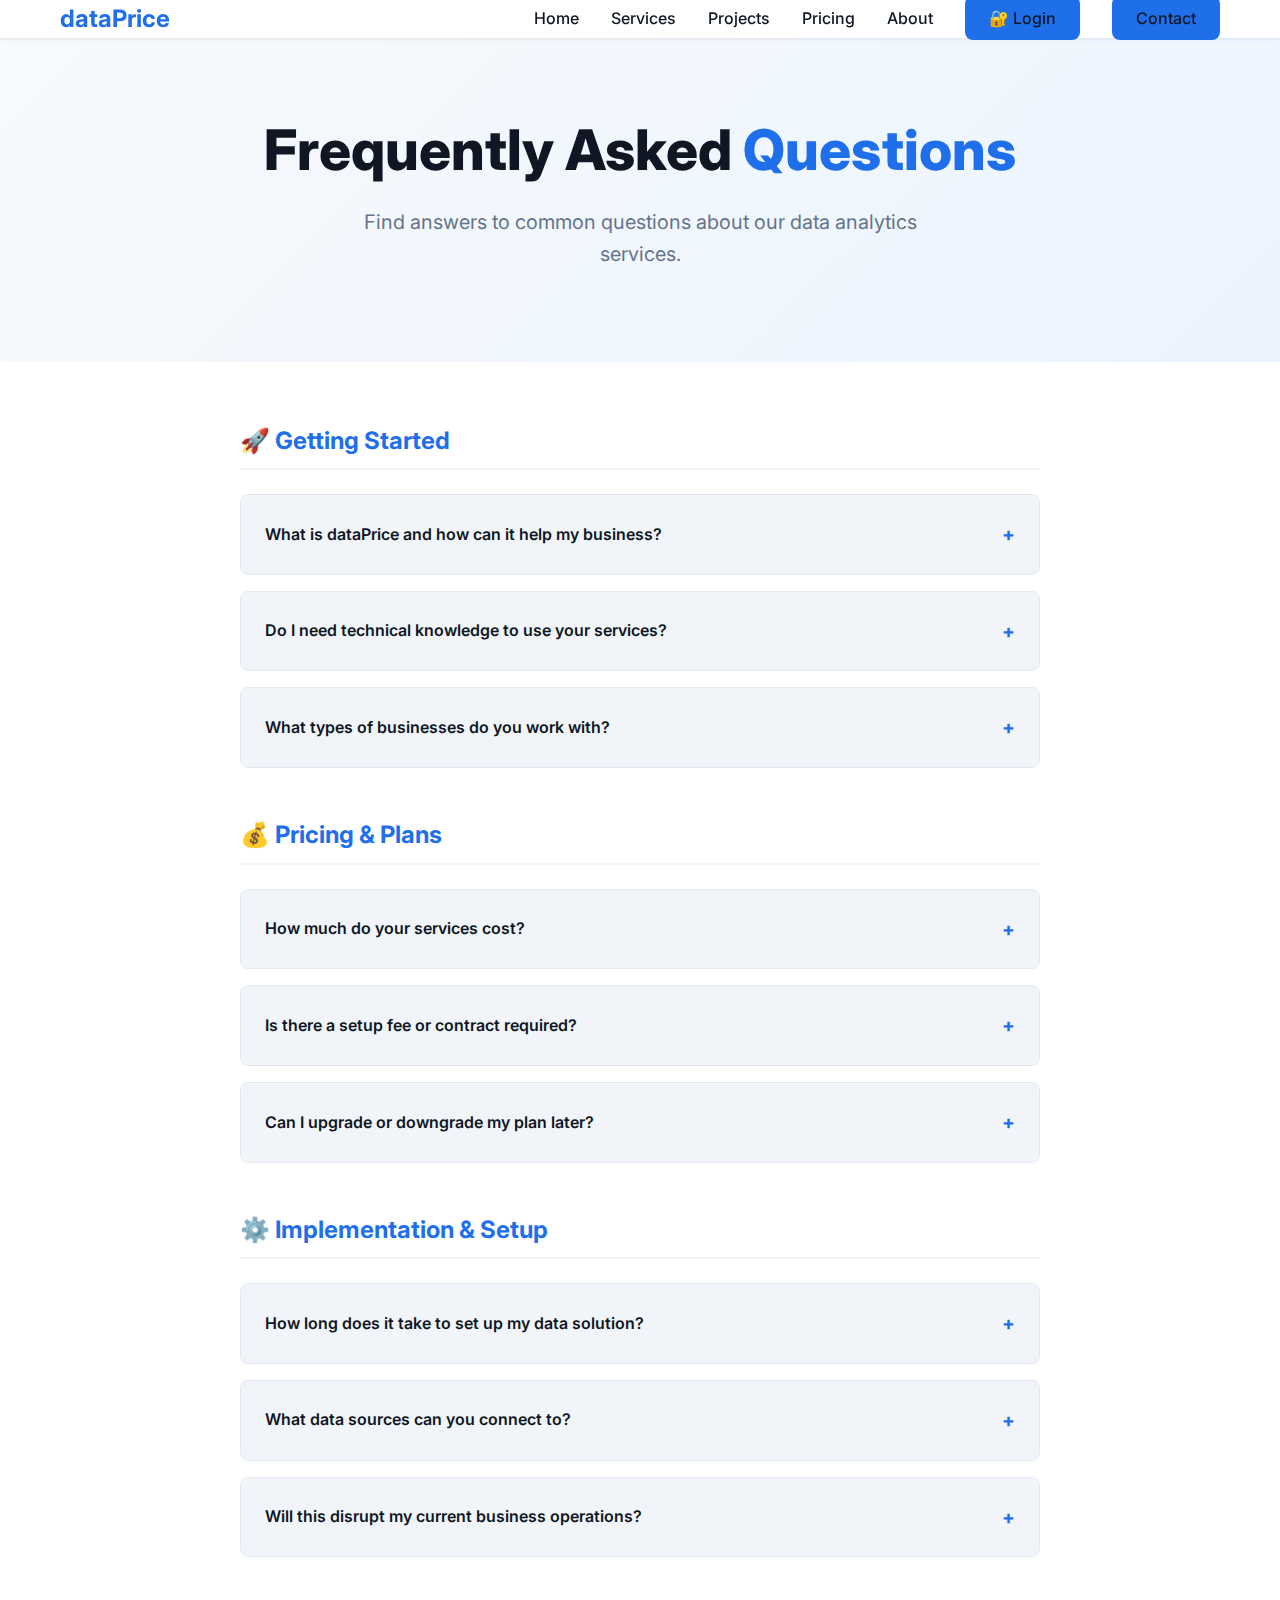
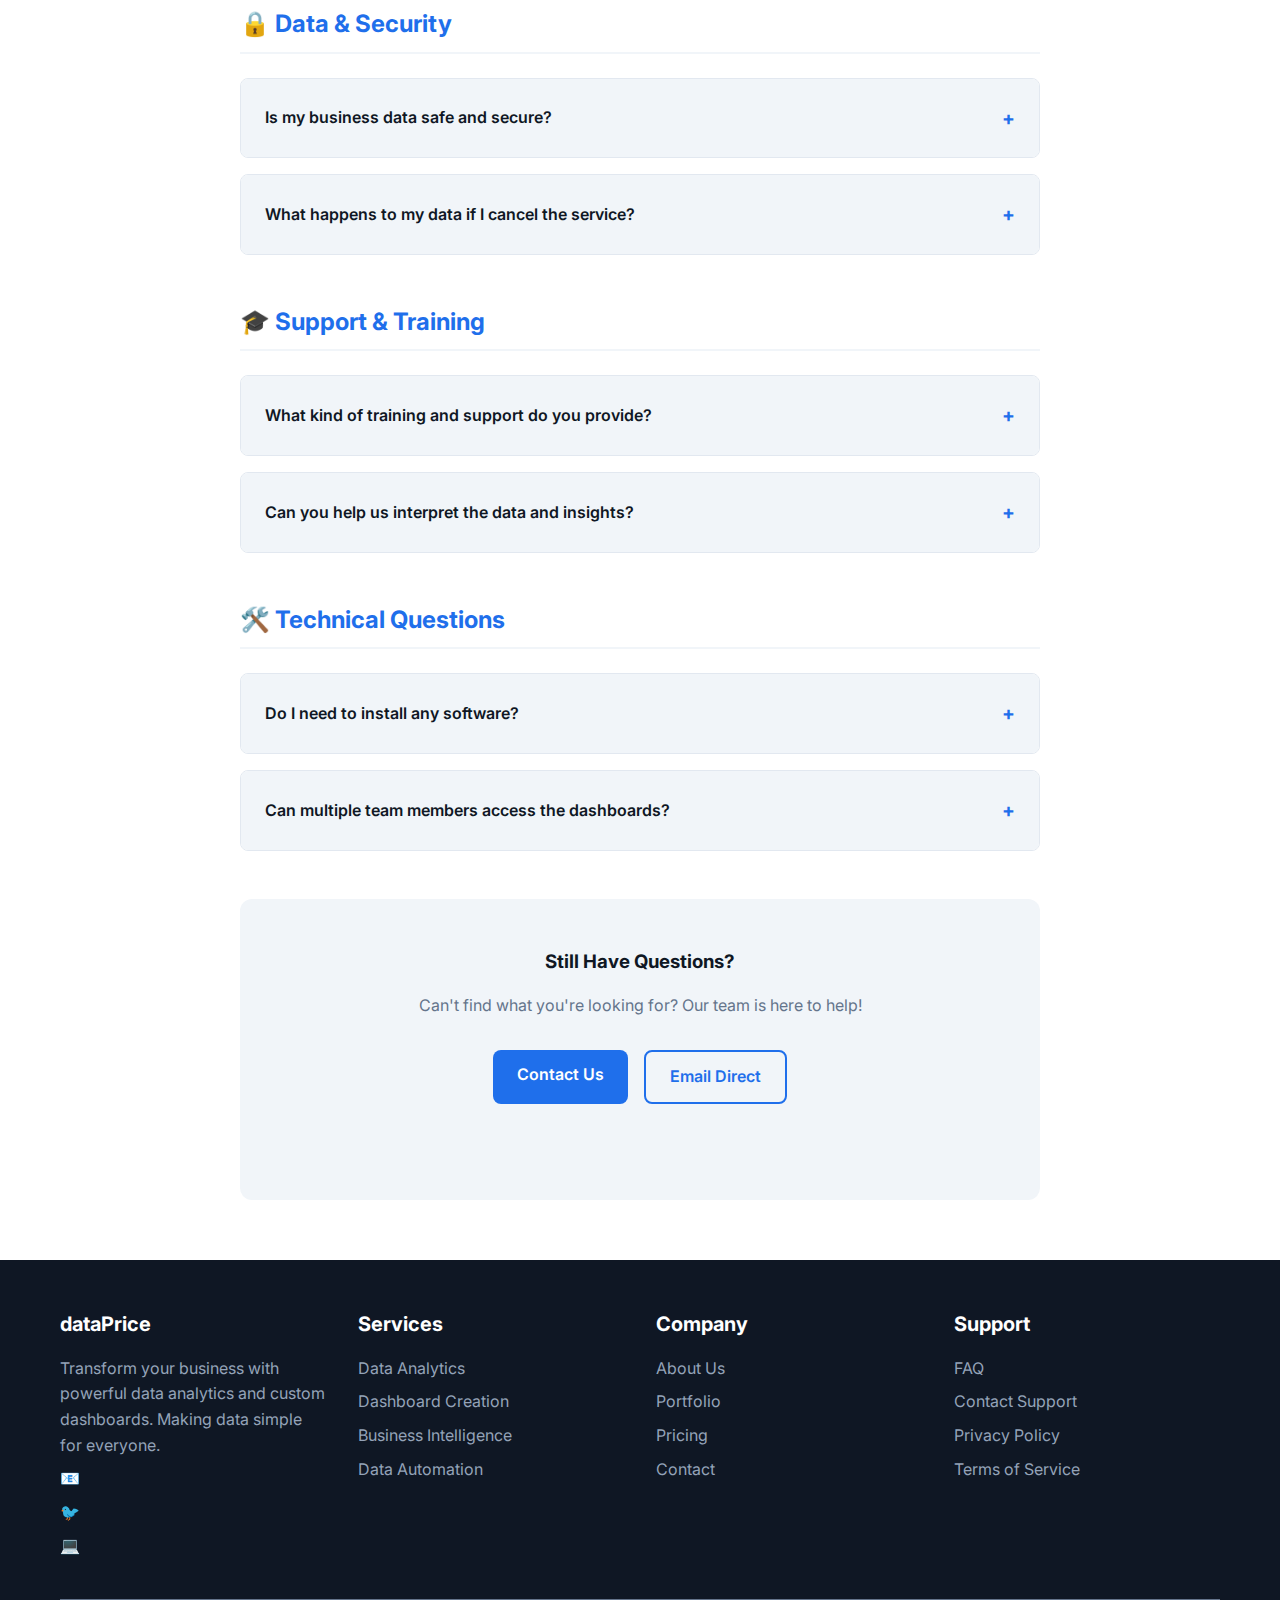
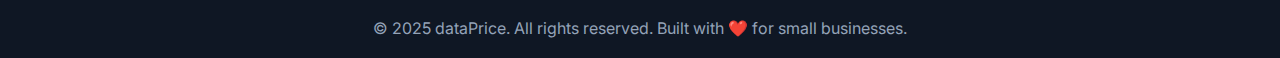
<file: faq.html>
<!DOCTYPE html>
<html lang="en">
<head>
    <meta charset="UTF-8">
    <meta name="viewport" content="width=device-width, initial-scale=1.0">
    <title>Frequently Asked Questions — dataPrice FAQ</title>
    <meta name="description" content="Get answers to common questions about dataPrice data analytics services, pricing, implementation, and support.">
    
    <!-- Fonts -->
    <link rel="preconnect" href="https://fonts.googleapis.com">
    <link rel="preconnect" href="https://fonts.gstatic.com" crossorigin>
    <link href="https://fonts.googleapis.com/css2?family=Inter:wght@300;400;500;600;700;800&display=swap" rel="stylesheet">
    
    <!-- Styles -->
    <link rel="stylesheet" href="css/style.css">
    <link rel="stylesheet" href="css/enhancements.css">
    
    <style>
        .faq-container {
            max-width: 800px;
            margin: 0 auto;
        }
        
        .faq-category {
            margin-bottom: 3rem;
        }
        
        .faq-category h3 {
            color: var(--primary-color);
            font-size: 1.5rem;
            margin-bottom: 1.5rem;
            padding-bottom: 0.5rem;
            border-bottom: 2px solid var(--light-gray);
        }
        
        .faq-item {
            background: var(--white);
            border: 1px solid var(--border-color);
            border-radius: 8px;
            margin-bottom: 1rem;
            overflow: hidden;
        }
        
        .faq-question {
            background: var(--light-gray);
            padding: 1.5rem;
            cursor: pointer;
            display: flex;
            justify-content: space-between;
            align-items: center;
            font-weight: 600;
            color: var(--neutral-dark);
            transition: background 0.3s ease;
        }
        
        .faq-question:hover {
            background: #f0f0f0;
        }
        
        .faq-question .toggle {
            font-size: 1.2rem;
            font-weight: bold;
            color: var(--primary-color);
        }
        
        .faq-answer {
            padding: 1.5rem;
            color: var(--neutral-mid);
            line-height: 1.6;
            display: none;
        }
        
        .faq-answer.active {
            display: block;
        }
        
        .faq-answer ul {
            margin: 1rem 0;
            padding-left: 1.5rem;
        }
        
        .faq-answer li {
            margin-bottom: 0.5rem;
        }
        
        .highlight {
            background: linear-gradient(135deg, #e8f5e8 0%, #f0f9ff 100%);
            padding: 1rem;
            border-radius: 8px;
            margin: 1rem 0;
        }
    </style>
</head>
<body>
    <!-- Header -->
    <header>
        <nav class="container">
            <a href="index.html" class="logo">dataPrice</a>
            
            <ul class="nav-links">
                <li><a href="index.html">Home</a></li>
                <li><a href="services.html">Services</a></li>
                <li><a href="projects.html">Projects</a></li>
                <li><a href="index.html#pricing">Pricing</a></li>
                <li><a href="about.html">About</a></li>
                <li><a href="contact.html" class="cta-button">Contact</a></li>
            </ul>
            
            <div class="mobile-menu-toggle">
                <span></span>
                <span></span>
                <span></span>
            </div>
        </nav>
    </header>

    <!-- Hero Section -->
    <section class="hero" style="padding: 120px 0 60px;">
        <div class="container text-center">
            <h1>Frequently Asked <span class="text-primary">Questions</span></h1>
            <p>Find answers to common questions about our data analytics services.</p>
        </div>
    </section>

    <!-- FAQ Content -->
    <section class="features" style="padding: 60px 0;">
        <div class="container">
            <div class="faq-container">
                
                <!-- Getting Started -->
                <div class="faq-category">
                    <h3>🚀 Getting Started</h3>
                    
                    <div class="faq-item">
                        <div class="faq-question" onclick="toggleFAQ(this)">
                            <span>What is dataPrice and how can it help my business?</span>
                            <span class="toggle">+</span>
                        </div>
                        <div class="faq-answer">
                            <p>dataPrice is a data analytics service that helps small and medium businesses make better decisions with their data. We create custom dashboards, automate reports, and provide insights that help you:</p>
                            <ul>
                                <li>Track sales and revenue in real-time</li>
                                <li>Understand customer behavior patterns</li>
                                <li>Optimize inventory and reduce waste</li>
                                <li>Predict future trends and plan accordingly</li>
                                <li>Save time with automated reporting</li>
                            </ul>
                            <div class="highlight">
                                <strong>Result:</strong> Most clients see 2-5x ROI within 6 months through better decision-making and operational efficiency.
                            </div>
                        </div>
                    </div>
                    
                    <div class="faq-item">
                        <div class="faq-question" onclick="toggleFAQ(this)">
                            <span>Do I need technical knowledge to use your services?</span>
                            <span class="toggle">+</span>
                        </div>
                        <div class="faq-answer">
                            <p><strong>Not at all!</strong> Our solutions are designed for business owners, not technical experts. We:</p>
                            <ul>
                                <li>Create user-friendly dashboards that anyone can understand</li>
                                <li>Provide training to your team on how to use the tools</li>
                                <li>Handle all technical setup and maintenance</li>
                                <li>Use simple, clear language in all reports</li>
                                <li>Offer ongoing support whenever you need help</li>
                            </ul>
                            <p>If you can use a smartphone, you can use our data solutions!</p>
                        </div>
                    </div>
                    
                    <div class="faq-item">
                        <div class="faq-question" onclick="toggleFAQ(this)">
                            <span>What types of businesses do you work with?</span>
                            <span class="toggle">+</span>
                        </div>
                        <div class="faq-answer">
                            <p>We work with businesses across all industries, including:</p>
                            <ul>
                                <li><strong>Retail & E-commerce:</strong> Sales tracking, inventory management, customer analytics</li>
                                <li><strong>Restaurants:</strong> Food cost analysis, staff scheduling, customer preferences</li>
                                <li><strong>Healthcare:</strong> Patient analytics, operational efficiency, compliance reporting</li>
                                <li><strong>Manufacturing:</strong> Production monitoring, quality control, supply chain optimization</li>
                                <li><strong>Professional Services:</strong> Project profitability, resource utilization, client analytics</li>
                                <li><strong>Construction:</strong> Project tracking, cost analysis, resource planning</li>
                            </ul>
                            <p>No matter your industry, if you have data, we can help you use it better!</p>
                        </div>
                    </div>
                </div>

                <!-- Pricing & Plans -->
                <div class="faq-category">
                    <h3>💰 Pricing & Plans</h3>
                    
                    <div class="faq-item">
                        <div class="faq-question" onclick="toggleFAQ(this)">
                            <span>How much do your services cost?</span>
                            <span class="toggle">+</span>
                        </div>
                        <div class="faq-answer">
                            <p>We offer three affordable plans designed for different business needs:</p>
                            <div class="highlight">
                                <ul>
                                    <li><strong>Starter (₹4,999/month):</strong> 1 dashboard, 3 data sources, monthly reports</li>
                                    <li><strong>Growth (₹9,999/month):</strong> 3 dashboards, 8 data sources, predictive analytics</li>
                                    <li><strong>Premium (₹19,999/month):</strong> Unlimited dashboards, AI insights, dedicated support</li>
                                </ul>
                            </div>
                            <p>All plans include setup, training, and ongoing support. No hidden fees or surprise charges!</p>
                        </div>
                    </div>
                    
                    <div class="faq-item">
                        <div class="faq-question" onclick="toggleFAQ(this)">
                            <span>Is there a setup fee or contract required?</span>
                            <span class="toggle">+</span>
                        </div>
                        <div class="faq-answer">
                            <p><strong>No setup fees!</strong> All our pricing is transparent and includes:</p>
                            <ul>
                                <li>Complete system setup and configuration</li>
                                <li>Data integration from your existing systems</li>
                                <li>Custom dashboard design</li>
                                <li>Team training and onboarding</li>
                                <li>First month of support</li>
                            </ul>
                            <p><strong>Contracts:</strong> We offer both monthly and annual plans. Annual plans come with 2 months free!</p>
                        </div>
                    </div>
                    
                    <div class="faq-item">
                        <div class="faq-question" onclick="toggleFAQ(this)">
                            <span>Can I upgrade or downgrade my plan later?</span>
                            <span class="toggle">+</span>
                        </div>
                        <div class="faq-answer">
                            <p><strong>Absolutely!</strong> We understand that business needs change. You can:</p>
                            <ul>
                                <li>Upgrade anytime to access more features</li>
                                <li>Downgrade at the end of your billing cycle</li>
                                <li>Pause service temporarily if needed</li>
                                <li>Add extra dashboards or data sources as needed</li>
                            </ul>
                            <p>Just contact our support team, and we'll make the changes within 24 hours.</p>
                        </div>
                    </div>
                </div>

                <!-- Implementation & Setup -->
                <div class="faq-category">
                    <h3>⚙️ Implementation & Setup</h3>
                    
                    <div class="faq-item">
                        <div class="faq-question" onclick="toggleFAQ(this)">
                            <span>How long does it take to set up my data solution?</span>
                            <span class="toggle">+</span>
                        </div>
                        <div class="faq-answer">
                            <p>Most projects are completed within <strong>2-6 weeks</strong>, depending on complexity:</p>
                            <ul>
                                <li><strong>Week 1:</strong> Data audit and planning</li>
                                <li><strong>Week 2-3:</strong> System setup and data integration</li>
                                <li><strong>Week 4-5:</strong> Dashboard creation and testing</li>
                                <li><strong>Week 6:</strong> Training and go-live</li>
                            </ul>
                            <div class="highlight">
                                <p><strong>Simple projects</strong> (1-2 data sources) can be ready in just 1-2 weeks!</p>
                            </div>
                        </div>
                    </div>
                    
                    <div class="faq-item">
                        <div class="faq-question" onclick="toggleFAQ(this)">
                            <span>What data sources can you connect to?</span>
                            <span class="toggle">+</span>
                        </div>
                        <div class="faq-answer">
                            <p>We can connect to virtually any system that stores your business data:</p>
                            <ul>
                                <li><strong>Sales Systems:</strong> Shopify, WooCommerce, Amazon, eBay, custom POS systems</li>
                                <li><strong>Accounting:</strong> QuickBooks, Tally, Zoho Books, Excel spreadsheets</li>
                                <li><strong>CRM:</strong> Salesforce, HubSpot, Zoho CRM, custom databases</li>
                                <li><strong>Marketing:</strong> Google Analytics, Facebook Ads, Email platforms</li>
                                <li><strong>Operations:</strong> Inventory systems, ERP software, custom databases</li>
                                <li><strong>Files:</strong> Excel, CSV, Google Sheets, and more</li>
                            </ul>
                            <p>If you're not sure about your systems, we'll do a free audit to identify all your data sources.</p>
                        </div>
                    </div>
                    
                    <div class="faq-item">
                        <div class="faq-question" onclick="toggleFAQ(this)">
                            <span>Will this disrupt my current business operations?</span>
                            <span class="toggle">+</span>
                        </div>
                        <div class="faq-answer">
                            <p><strong>No disruption at all!</strong> Our implementation process is designed to be completely non-intrusive:</p>
                            <ul>
                                <li>We work with copies of your data, never the originals</li>
                                <li>No changes to your existing systems or processes</li>
                                <li>Setup happens in the background</li>
                                <li>Your team continues normal operations</li>
                                <li>Go-live is seamless with full support</li>
                            </ul>
                            <p>Many clients don't even notice the implementation happening until they see their new dashboards!</p>
                        </div>
                    </div>
                </div>

                <!-- Data & Security -->
                <div class="faq-category">
                    <h3>🔒 Data & Security</h3>
                    
                    <div class="faq-item">
                        <div class="faq-question" onclick="toggleFAQ(this)">
                            <span>Is my business data safe and secure?</span>
                            <span class="toggle">+</span>
                        </div>
                        <div class="faq-answer">
                            <p><strong>Absolutely!</strong> Data security is our top priority. We use:</p>
                            <ul>
                                <li><strong>Encryption:</strong> All data is encrypted both in transit and at rest</li>
                                <li><strong>Secure Hosting:</strong> Enterprise-grade cloud infrastructure</li>
                                <li><strong>Access Controls:</strong> Only authorized personnel can access your data</li>
                                <li><strong>Regular Backups:</strong> Multiple backup copies in different locations</li>
                                <li><strong>Compliance:</strong> We follow industry best practices and regulations</li>
                            </ul>
                            <div class="highlight">
                                <p><strong>Your data stays yours.</strong> We never share, sell, or use your data for any purpose other than providing your analytics services.</p>
                            </div>
                        </div>
                    </div>
                    
                    <div class="faq-item">
                        <div class="faq-question" onclick="toggleFAQ(this)">
                            <span>What happens to my data if I cancel the service?</span>
                            <span class="toggle">+</span>
                        </div>
                        <div class="faq-answer">
                            <p>We believe in complete data ownership and transparency:</p>
                            <ul>
                                <li><strong>Data Export:</strong> We'll provide all your data in standard formats</li>
                                <li><strong>30-Day Grace:</strong> Your dashboards remain accessible for 30 days after cancellation</li>
                                <li><strong>Complete Deletion:</strong> After 30 days, all your data is permanently deleted from our systems</li>
                                <li><strong>Documentation:</strong> You'll receive all setup documentation and configurations</li>
                            </ul>
                            <p><strong>No lock-in!</strong> Your data and insights remain fully accessible to you.</p>
                        </div>
                    </div>
                </div>

                <!-- Support & Training -->
                <div class="faq-category">
                    <h3>🎓 Support & Training</h3>
                    
                    <div class="faq-item">
                        <div class="faq-question" onclick="toggleFAQ(this)">
                            <span>What kind of training and support do you provide?</span>
                            <span class="toggle">+</span>
                        </div>
                        <div class="faq-answer">
                            <p>We provide comprehensive training and ongoing support:</p>
                            <ul>
                                <li><strong>Initial Training:</strong> 2-hour hands-on session for your team</li>
                                <li><strong>User Guides:</strong> Simple, illustrated guides for all features</li>
                                <li><strong>Video Tutorials:</strong> Step-by-step video instructions</li>
                                <li><strong>Email Support:</strong> Response within 24 hours (usually much faster)</li>
                                <li><strong>Phone Support:</strong> Available for urgent issues</li>
                                <li><strong>Monthly Check-ins:</strong> Regular calls to ensure everything runs smoothly</li>
                            </ul>
                            <div class="highlight">
                                <p><strong>Premium Plan Bonus:</strong> Dedicated account manager and priority support!</p>
                            </div>
                        </div>
                    </div>
                    
                    <div class="faq-item">
                        <div class="faq-question" onclick="toggleFAQ(this)">
                            <span>Can you help us interpret the data and insights?</span>
                            <span class="toggle">+</span>
                        </div>
                        <div class="faq-answer">
                            <p><strong>Yes!</strong> We don't just provide data – we help you understand what it means:</p>
                            <ul>
                                <li><strong>Monthly Insights:</strong> Written analysis of key trends and opportunities</li>
                                <li><strong>Recommendation Reports:</strong> Specific actions you can take to improve</li>
                                <li><strong>Industry Benchmarks:</strong> How you compare to similar businesses</li>
                                <li><strong>Strategy Sessions:</strong> Quarterly calls to discuss growth opportunities</li>
                                <li><strong>Alert System:</strong> Automated notifications for important changes</li>
                            </ul>
                            <p>Think of us as your data analytics team, not just a software provider!</p>
                        </div>
                    </div>
                </div>

                <!-- Technical Questions -->
                <div class="faq-category">
                    <h3>🛠️ Technical Questions</h3>
                    
                    <div class="faq-item">
                        <div class="faq-question" onclick="toggleFAQ(this)">
                            <span>Do I need to install any software?</span>
                            <span class="toggle">+</span>
                        </div>
                        <div class="faq-answer">
                            <p><strong>No software installation required!</strong> Everything works through your web browser:</p>
                            <ul>
                                <li>Access dashboards from any device with internet</li>
                                <li>Works on desktop, tablet, and mobile</li>
                                <li>Automatic updates – always latest version</li>
                                <li>No IT support needed from your side</li>
                                <li>Share reports easily with team members</li>
                            </ul>
                            <p>Just open your browser, log in, and start exploring your data!</p>
                        </div>
                    </div>
                    
                    <div class="faq-item">
                        <div class="faq-question" onclick="toggleFAQ(this)">
                            <span>Can multiple team members access the dashboards?</span>
                            <span class="toggle">+</span>
                        </div>
                        <div class="faq-answer">
                            <p><strong>Yes!</strong> All plans include multiple user access:</p>
                            <ul>
                                <li><strong>Starter:</strong> Up to 3 users</li>
                                <li><strong>Growth:</strong> Up to 8 users</li>
                                <li><strong>Premium:</strong> Unlimited users</li>
                            </ul>
                            <p><strong>User Permissions:</strong> You can control what each person can see and do:</p>
                            <ul>
                                <li>View-only access for some users</li>
                                <li>Full admin access for managers</li>
                                <li>Department-specific dashboards</li>
                                <li>Individual user activity tracking</li>
                            </ul>
                        </div>
                    </div>
                </div>

                <!-- Still Have Questions -->
                <div style="background: var(--light-gray); padding: 3rem; border-radius: 12px; text-align: center; margin-top: 3rem;">
                    <h3 style="color: var(--neutral-dark); margin-bottom: 1rem;">Still Have Questions?</h3>
                    <p style="color: var(--neutral-mid); margin-bottom: 2rem;">
                        Can't find what you're looking for? Our team is here to help!
                    </p>
                    <div class="hero-buttons">
                        <a href="contact.html" class="cta-button">Contact Us</a>
                        <a href="mailto:abuisness474@gmail.com" class="cta-button secondary">Email Direct</a>
                    </div>
                </div>
            </div>
        </div>
    </section>

    <!-- Footer -->
    <footer>
        <div class="container">
            <div class="footer-content">
                <div class="footer-section">
                    <h3>dataPrice</h3>
                    <p>Transform your business with powerful data analytics and custom dashboards. Making data simple for everyone.</p>
                    <div class="social-links">
                        <a href="#" aria-label="LinkedIn">📧</a>
                        <a href="#" aria-label="Twitter">🐦</a>
                        <a href="#" aria-label="GitHub">💻</a>
                    </div>
                </div>
                
                <div class="footer-section">
                    <h3>Services</h3>
                    <a href="services.html">Data Analytics</a>
                    <a href="services.html">Dashboard Creation</a>
                    <a href="services.html">Business Intelligence</a>
                    <a href="services.html">Data Automation</a>
                </div>
                
                <div class="footer-section">
                    <h3>Company</h3>
                    <a href="about.html">About Us</a>
                    <a href="projects.html">Portfolio</a>
                    <a href="index.html#pricing">Pricing</a>
                    <a href="contact.html">Contact</a>
                </div>
                
                <div class="footer-section">
                    <h3>Support</h3>
                    <a href="faq.html">FAQ</a>
                    <a href="contact.html">Contact Support</a>
                    <a href="#">Privacy Policy</a>
                    <a href="#">Terms of Service</a>
                </div>
            </div>
            
            <div class="footer-bottom">
                <p>&copy; 2025 dataPrice. All rights reserved. Built with ❤️ for small businesses.</p>
            </div>
        </div>
    </footer>

    <!-- FAQ JavaScript -->
    <script>
        function toggleFAQ(element) {
            const answer = element.nextElementSibling;
            const toggle = element.querySelector('.toggle');
            
            // Close all other FAQs
            document.querySelectorAll('.faq-answer').forEach(item => {
                if (item !== answer) {
                    item.classList.remove('active');
                }
            });
            
            document.querySelectorAll('.toggle').forEach(item => {
                if (item !== toggle) {
                    item.textContent = '+';
                }
            });
            
            // Toggle current FAQ
            if (answer.classList.contains('active')) {
                answer.classList.remove('active');
                toggle.textContent = '+';
            } else {
                answer.classList.add('active');
                toggle.textContent = '−';
            }
        }

        // Mobile Menu Script
        document.querySelector('.mobile-menu-toggle').addEventListener('click', function() {
            document.querySelector('.nav-links').classList.toggle('active');
        });
    </script>
    <script src="js/auth.js"></script>
</body>
</html>
</file>
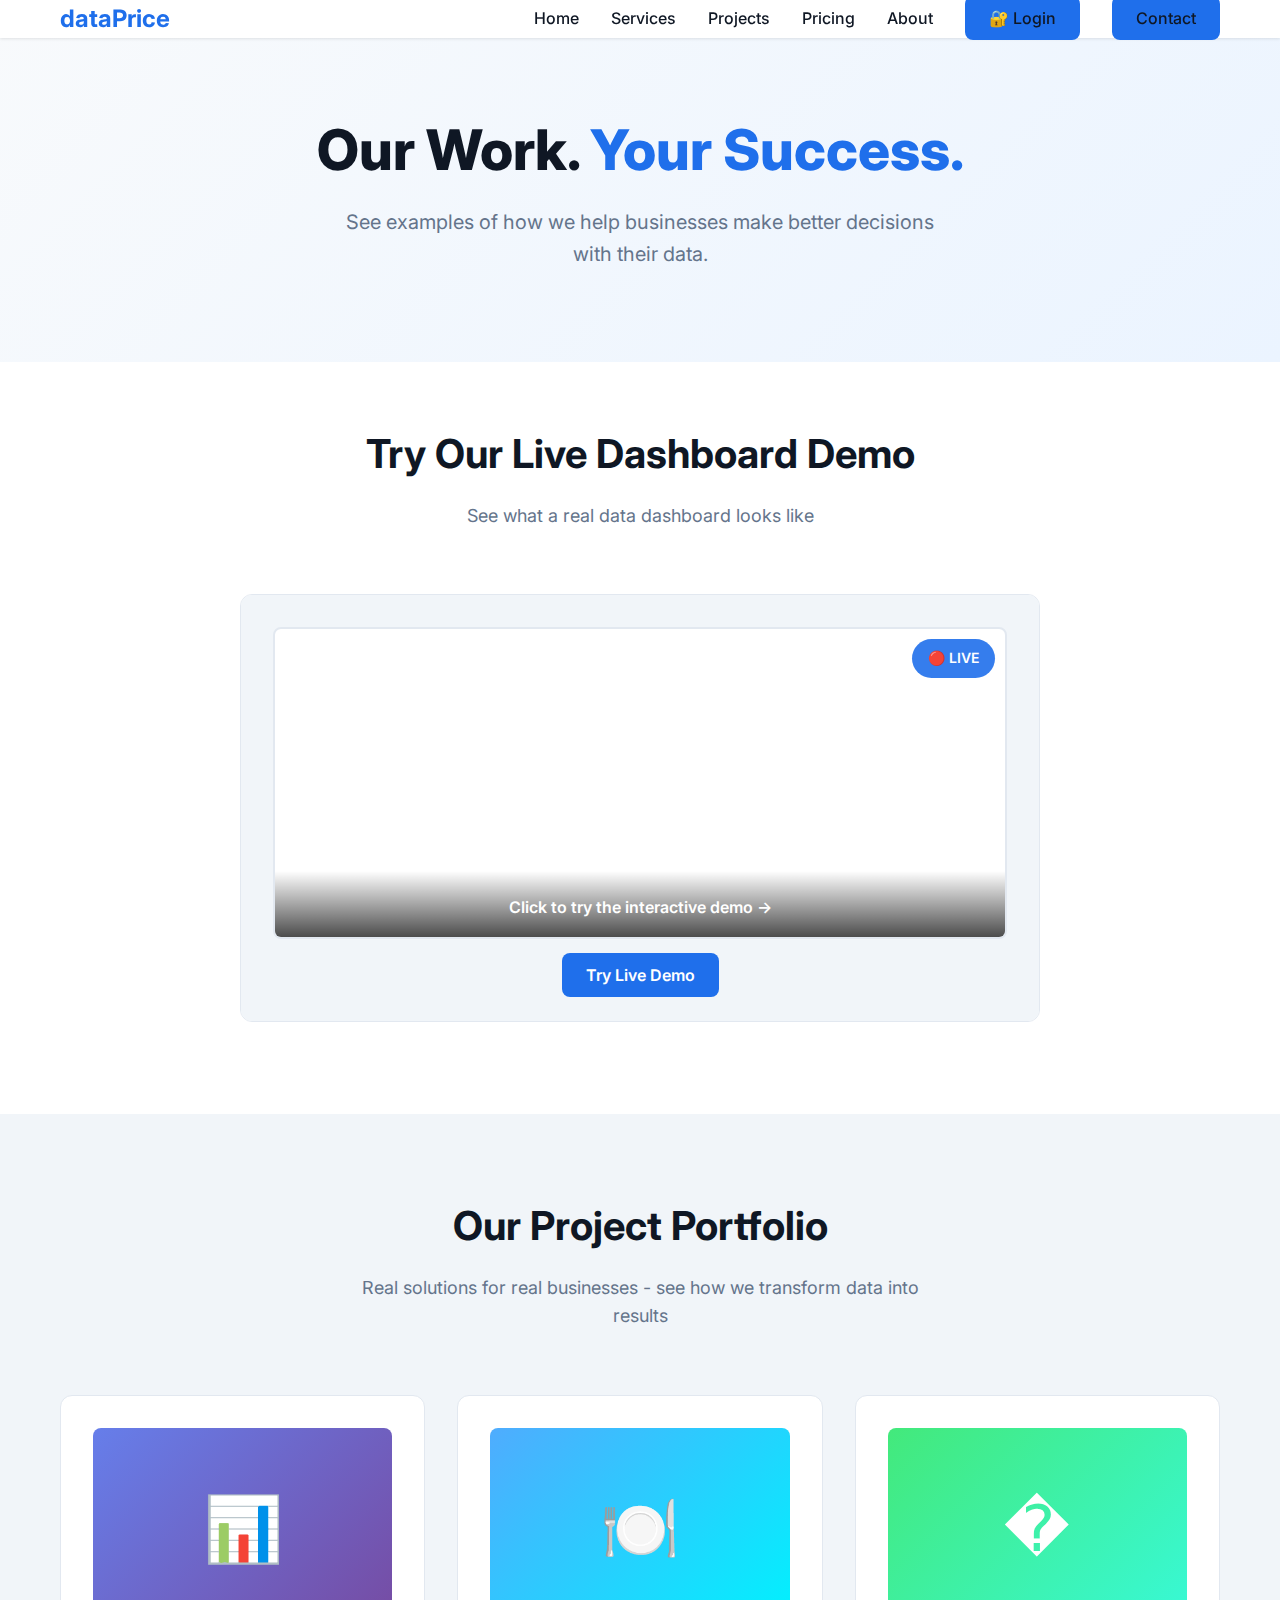
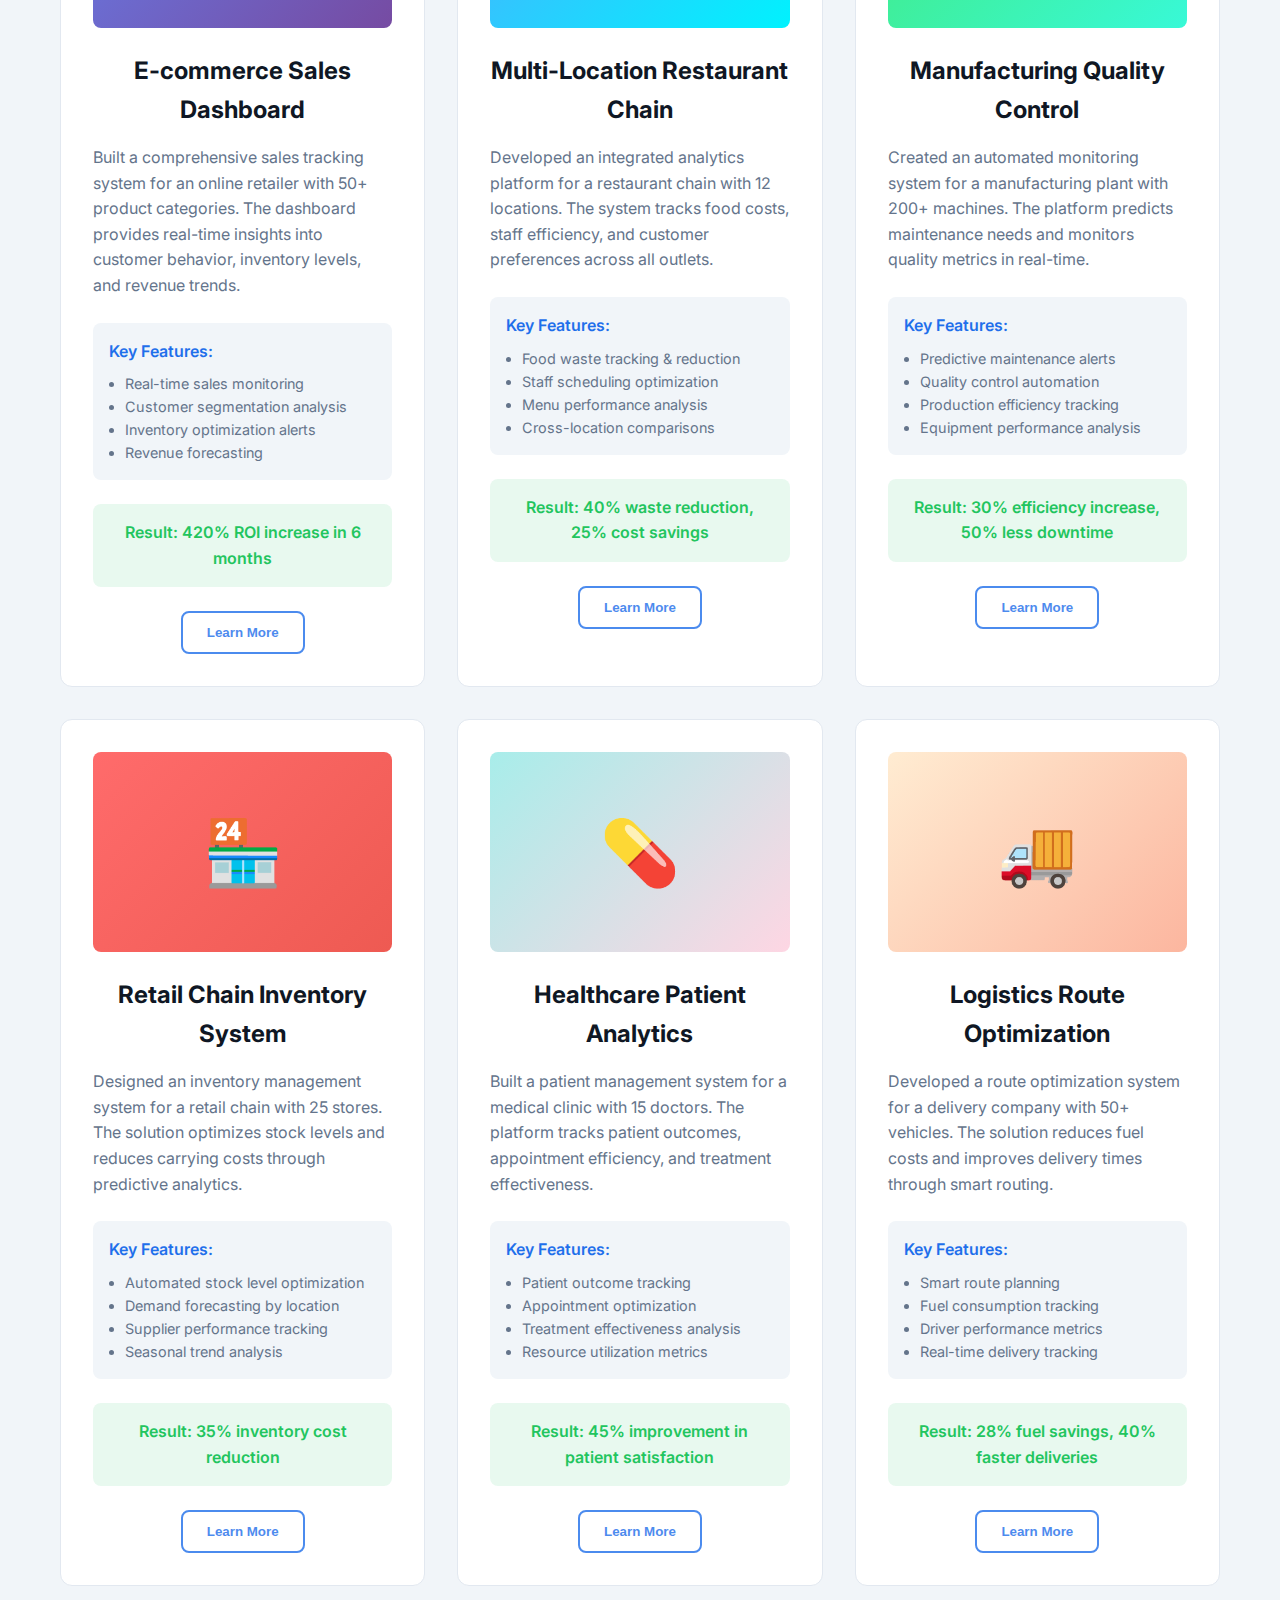
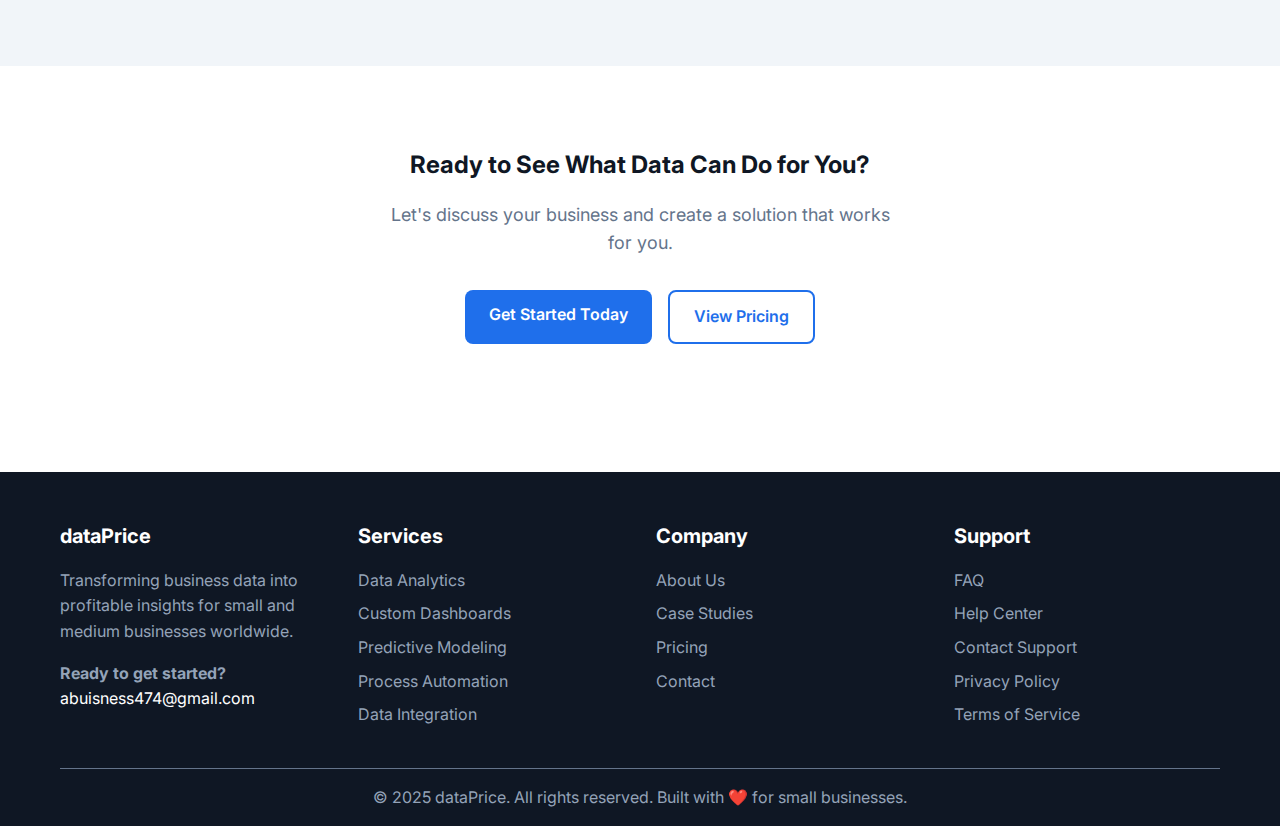
<file: projects.html>
<!DOCTYPE html>
<html lang="en">
<head>
    <meta charset="UTF-8">
    <meta name="viewport" content="width=device-width, initial-scale=1.0">
    <title>Projects & Case Studies — dataPrice Portfolio</title>
    <meta name="description" content="Explore real dataPrice projects and case studies. See how we've helped businesses transform their data into profitable insights.">
    
    <!-- Fonts -->
    <link rel="preconnect" href="https://fonts.googleapis.com">
    <link rel="preconnect" href="https://fonts.gstatic.com" crossorigin>
    <link href="https://fonts.googleapis.com/css2?family=Inter:wght@300;400;500;600;700;800&display=swap" rel="stylesheet">
    
    <!-- Styles -->
    <link rel="stylesheet" href="css/style.css">
    <link rel="stylesheet" href="css/enhancements.css">
</head>
<body>
    <!-- Header -->
    <header>
        <nav class="container">
            <a href="index.html" class="logo">dataPrice</a>
            
            <ul class="nav-links">
                <li><a href="index.html">Home</a></li>
                <li><a href="services.html">Services</a></li>
                <li><a href="projects.html" class="text-primary">Projects</a></li>
                <li><a href="index.html#pricing">Pricing</a></li>
                <li><a href="about.html">About</a></li>
                <li><a href="contact.html" class="cta-button">Contact</a></li>
            </ul>
            
            <div class="mobile-menu-toggle">
                <span></span>
                <span></span>
                <span></span>
            </div>
        </nav>
    </header>

    <!-- Hero Section -->
    <section class="hero" style="padding: 120px 0 60px;">
        <div class="container text-center">
            <h1>Our Work. <span class="text-primary">Your Success.</span></h1>
            <p>See examples of how we help businesses make better decisions with their data.</p>
        </div>
    </section>

    <!-- Live Demo -->
    <section class="features" style="padding: 60px 0;">
        <div class="container text-center">
            <div class="section-header">
                <h2>Try Our Live Dashboard Demo</h2>
                <p>See what a real data dashboard looks like</p>
            </div>
            
            <div style="max-width: 800px; margin: 2rem auto; background: var(--white); border: 1px solid var(--border-color); border-radius: 12px; overflow: hidden;">
                <div style="background: var(--light-gray); padding: 2rem;">
                    <div style="background: var(--white); border: 2px solid var(--border-color); border-radius: 8px; overflow: hidden; position: relative;">
                        <img src="assets/images/dashboard-preview.png" alt="Live Dashboard Demo" style="width: 100%; height: 300px; object-fit: cover; cursor: pointer;" onclick="window.open('https://dataprice-demo-dashboard.streamlit.app/', '_blank')">
                        <div style="position: absolute; top: 10px; right: 10px; background: rgba(31, 111, 235, 0.9); color: white; padding: 0.5rem 1rem; border-radius: 20px; font-size: 0.875rem; font-weight: 600;">
                            🔴 LIVE
                        </div>
                        <div style="position: absolute; bottom: 0; left: 0; right: 0; background: linear-gradient(transparent, rgba(0,0,0,0.7)); color: white; padding: 1.5rem 1rem 1rem;">
                            <p style="margin: 0; font-weight: 600;">Click to try the interactive demo →</p>
                        </div>
                    </div>
                    
                    <div style="margin-top: 1.5rem;">
                        <a href="https://dataprice-demo-dashboard.streamlit.app/" target="_blank" class="cta-button">Try Live Demo</a>
                    </div>
                </div>
            </div>
        </div>
    </section>

    <!-- Project Portfolio -->
    <section class="features" style="background: var(--light-gray); padding: 80px 0;">
        <div class="container text-center">
            <div class="section-header">
                <h2>Our Project Portfolio</h2>
                <p>Real solutions for real businesses - see how we transform data into results</p>
            </div>
            
            <div style="display: grid; grid-template-columns: repeat(auto-fit, minmax(350px, 1fr)); gap: 2rem; margin-top: 3rem;">
                <div class="project-card" style="background: var(--white); padding: 2rem; border-radius: 12px; border: 1px solid var(--border-color); transition: transform 0.3s ease, box-shadow 0.3s ease;">
                    <div style="height: 200px; background: linear-gradient(135deg, #667eea 0%, #764ba2 100%); border-radius: 8px; margin-bottom: 1.5rem; display: flex; align-items: center; justify-content: center; font-size: 4rem; color: white;">
                        📊
                    </div>
                    <h3 style="color: var(--neutral-dark); margin-bottom: 1rem; font-size: 1.5rem;">E-commerce Sales Dashboard</h3>
                    <p style="color: var(--neutral-mid); margin-bottom: 1.5rem; line-height: 1.6; text-align: left;">
                        Built a comprehensive sales tracking system for an online retailer with 50+ product categories. 
                        The dashboard provides real-time insights into customer behavior, inventory levels, and revenue trends.
                    </p>
                    <div style="background: var(--light-gray); padding: 1rem; border-radius: 8px; margin-bottom: 1.5rem; text-align: left;">
                        <p style="color: var(--primary-color); font-weight: 600; margin: 0; margin-bottom: 0.5rem;">
                            Key Features:
                        </p>
                        <ul style="margin: 0; padding-left: 1rem; color: var(--neutral-mid); font-size: 0.9rem;">
                            <li>Real-time sales monitoring</li>
                            <li>Customer segmentation analysis</li>
                            <li>Inventory optimization alerts</li>
                            <li>Revenue forecasting</li>
                        </ul>
                    </div>
                    <div style="background: rgba(34, 197, 94, 0.1); padding: 1rem; border-radius: 8px; margin-bottom: 1.5rem;">
                        <p style="color: #22c55e; font-weight: 600; margin: 0;">
                            Result: 420% ROI increase in 6 months
                        </p>
                    </div>
                    <button class="cta-button secondary" style="cursor: default; opacity: 0.8;" onclick="return false;">Learn More</button>
                </div>
                
                <div class="project-card" style="background: var(--white); padding: 2rem; border-radius: 12px; border: 1px solid var(--border-color); transition: transform 0.3s ease, box-shadow 0.3s ease;">
                    <div style="height: 200px; background: linear-gradient(135deg, #4facfe 0%, #00f2fe 100%); border-radius: 8px; margin-bottom: 1.5rem; display: flex; align-items: center; justify-content: center; font-size: 4rem; color: white;">
                        🍽️
                    </div>
                    <h3 style="color: var(--neutral-dark); margin-bottom: 1rem; font-size: 1.5rem;">Multi-Location Restaurant Chain</h3>
                    <p style="color: var(--neutral-mid); margin-bottom: 1.5rem; line-height: 1.6; text-align: left;">
                        Developed an integrated analytics platform for a restaurant chain with 12 locations. 
                        The system tracks food costs, staff efficiency, and customer preferences across all outlets.
                    </p>
                    <div style="background: var(--light-gray); padding: 1rem; border-radius: 8px; margin-bottom: 1.5rem; text-align: left;">
                        <p style="color: var(--primary-color); font-weight: 600; margin: 0; margin-bottom: 0.5rem;">
                            Key Features:
                        </p>
                        <ul style="margin: 0; padding-left: 1rem; color: var(--neutral-mid); font-size: 0.9rem;">
                            <li>Food waste tracking & reduction</li>
                            <li>Staff scheduling optimization</li>
                            <li>Menu performance analysis</li>
                            <li>Cross-location comparisons</li>
                        </ul>
                    </div>
                    <div style="background: rgba(34, 197, 94, 0.1); padding: 1rem; border-radius: 8px; margin-bottom: 1.5rem;">
                        <p style="color: #22c55e; font-weight: 600; margin: 0;">
                            Result: 40% waste reduction, 25% cost savings
                        </p>
                    </div>
                    <button class="cta-button secondary" style="cursor: default; opacity: 0.8;" onclick="return false;">Learn More</button>
                </div>
                
                <div class="project-card" style="background: var(--white); padding: 2rem; border-radius: 12px; border: 1px solid var(--border-color); transition: transform 0.3s ease, box-shadow 0.3s ease;">
                    <div style="height: 200px; background: linear-gradient(135deg, #43e97b 0%, #38f9d7 100%); border-radius: 8px; margin-bottom: 1.5rem; display: flex; align-items: center; justify-content: center; font-size: 4rem; color: white;">
                        �
                    </div>
                    <h3 style="color: var(--neutral-dark); margin-bottom: 1rem; font-size: 1.5rem;">Manufacturing Quality Control</h3>
                    <p style="color: var(--neutral-mid); margin-bottom: 1.5rem; line-height: 1.6; text-align: left;">
                        Created an automated monitoring system for a manufacturing plant with 200+ machines. 
                        The platform predicts maintenance needs and monitors quality metrics in real-time.
                    </p>
                    <div style="background: var(--light-gray); padding: 1rem; border-radius: 8px; margin-bottom: 1.5rem; text-align: left;">
                        <p style="color: var(--primary-color); font-weight: 600; margin: 0; margin-bottom: 0.5rem;">
                            Key Features:
                        </p>
                        <ul style="margin: 0; padding-left: 1rem; color: var(--neutral-mid); font-size: 0.9rem;">
                            <li>Predictive maintenance alerts</li>
                            <li>Quality control automation</li>
                            <li>Production efficiency tracking</li>
                            <li>Equipment performance analysis</li>
                        </ul>
                    </div>
                    <div style="background: rgba(34, 197, 94, 0.1); padding: 1rem; border-radius: 8px; margin-bottom: 1.5rem;">
                        <p style="color: #22c55e; font-weight: 600; margin: 0;">
                            Result: 30% efficiency increase, 50% less downtime
                        </p>
                    </div>
                    <button class="cta-button secondary" style="cursor: default; opacity: 0.8;" onclick="return false;">Learn More</button>
                </div>
                
                <div class="project-card" style="background: var(--white); padding: 2rem; border-radius: 12px; border: 1px solid var(--border-color); transition: transform 0.3s ease, box-shadow 0.3s ease;">
                    <div style="height: 200px; background: linear-gradient(135deg, #ff6b6b 0%, #ee5a52 100%); border-radius: 8px; margin-bottom: 1.5rem; display: flex; align-items: center; justify-content: center; font-size: 4rem; color: white;">
                        🏪
                    </div>
                    <h3 style="color: var(--neutral-dark); margin-bottom: 1rem; font-size: 1.5rem;">Retail Chain Inventory System</h3>
                    <p style="color: var(--neutral-mid); margin-bottom: 1.5rem; line-height: 1.6; text-align: left;">
                        Designed an inventory management system for a retail chain with 25 stores. 
                        The solution optimizes stock levels and reduces carrying costs through predictive analytics.
                    </p>
                    <div style="background: var(--light-gray); padding: 1rem; border-radius: 8px; margin-bottom: 1.5rem; text-align: left;">
                        <p style="color: var(--primary-color); font-weight: 600; margin: 0; margin-bottom: 0.5rem;">
                            Key Features:
                        </p>
                        <ul style="margin: 0; padding-left: 1rem; color: var(--neutral-mid); font-size: 0.9rem;">
                            <li>Automated stock level optimization</li>
                            <li>Demand forecasting by location</li>
                            <li>Supplier performance tracking</li>
                            <li>Seasonal trend analysis</li>
                        </ul>
                    </div>
                    <div style="background: rgba(34, 197, 94, 0.1); padding: 1rem; border-radius: 8px; margin-bottom: 1.5rem;">
                        <p style="color: #22c55e; font-weight: 600; margin: 0;">
                            Result: 35% inventory cost reduction
                        </p>
                    </div>
                    <button class="cta-button secondary" style="cursor: default; opacity: 0.8;" onclick="return false;">Learn More</button>
                </div>
                
                <div class="project-card" style="background: var(--white); padding: 2rem; border-radius: 12px; border: 1px solid var(--border-color); transition: transform 0.3s ease, box-shadow 0.3s ease;">
                    <div style="height: 200px; background: linear-gradient(135deg, #a8edea 0%, #fed6e3 100%); border-radius: 8px; margin-bottom: 1.5rem; display: flex; align-items: center; justify-content: center; font-size: 4rem; color: #333;">
                        💊
                    </div>
                    <h3 style="color: var(--neutral-dark); margin-bottom: 1rem; font-size: 1.5rem;">Healthcare Patient Analytics</h3>
                    <p style="color: var(--neutral-mid); margin-bottom: 1.5rem; line-height: 1.6; text-align: left;">
                        Built a patient management system for a medical clinic with 15 doctors. 
                        The platform tracks patient outcomes, appointment efficiency, and treatment effectiveness.
                    </p>
                    <div style="background: var(--light-gray); padding: 1rem; border-radius: 8px; margin-bottom: 1.5rem; text-align: left;">
                        <p style="color: var(--primary-color); font-weight: 600; margin: 0; margin-bottom: 0.5rem;">
                            Key Features:
                        </p>
                        <ul style="margin: 0; padding-left: 1rem; color: var(--neutral-mid); font-size: 0.9rem;">
                            <li>Patient outcome tracking</li>
                            <li>Appointment optimization</li>
                            <li>Treatment effectiveness analysis</li>
                            <li>Resource utilization metrics</li>
                        </ul>
                    </div>
                    <div style="background: rgba(34, 197, 94, 0.1); padding: 1rem; border-radius: 8px; margin-bottom: 1.5rem;">
                        <p style="color: #22c55e; font-weight: 600; margin: 0;">
                            Result: 45% improvement in patient satisfaction
                        </p>
                    </div>
                    <button class="cta-button secondary" style="cursor: default; opacity: 0.8;" onclick="return false;">Learn More</button>
                </div>
                
                <div class="project-card" style="background: var(--white); padding: 2rem; border-radius: 12px; border: 1px solid var(--border-color); transition: transform 0.3s ease, box-shadow 0.3s ease;">
                    <div style="height: 200px; background: linear-gradient(135deg, #ffecd2 0%, #fcb69f 100%); border-radius: 8px; margin-bottom: 1.5rem; display: flex; align-items: center; justify-content: center; font-size: 4rem; color: #333;">
                        🚚
                    </div>
                    <h3 style="color: var(--neutral-dark); margin-bottom: 1rem; font-size: 1.5rem;">Logistics Route Optimization</h3>
                    <p style="color: var(--neutral-mid); margin-bottom: 1.5rem; line-height: 1.6; text-align: left;">
                        Developed a route optimization system for a delivery company with 50+ vehicles. 
                        The solution reduces fuel costs and improves delivery times through smart routing.
                    </p>
                    <div style="background: var(--light-gray); padding: 1rem; border-radius: 8px; margin-bottom: 1.5rem; text-align: left;">
                        <p style="color: var(--primary-color); font-weight: 600; margin: 0; margin-bottom: 0.5rem;">
                            Key Features:
                        </p>
                        <ul style="margin: 0; padding-left: 1rem; color: var(--neutral-mid); font-size: 0.9rem;">
                            <li>Smart route planning</li>
                            <li>Fuel consumption tracking</li>
                            <li>Driver performance metrics</li>
                            <li>Real-time delivery tracking</li>
                        </ul>
                    </div>
                    <div style="background: rgba(34, 197, 94, 0.1); padding: 1rem; border-radius: 8px; margin-bottom: 1.5rem;">
                        <p style="color: #22c55e; font-weight: 600; margin: 0;">
                            Result: 28% fuel savings, 40% faster deliveries
                        </p>
                    </div>
                    <button class="cta-button secondary" style="cursor: default; opacity: 0.8;" onclick="return false;">Learn More</button>
                </div>
            </div>
        </div>
    </section>

    <!-- CTA Section -->
    <section class="features" style="padding: 80px 0;">
        <div class="container text-center">
            <h2 style="margin-bottom: 1rem;">Ready to See What Data Can Do for You?</h2>
            <p style="font-size: 1.125rem; color: var(--neutral-mid); margin-bottom: 2rem; max-width: 500px; margin-left: auto; margin-right: auto;">
                Let's discuss your business and create a solution that works for you.
            </p>
            
            <div class="hero-buttons">
                <a href="contact.html" class="cta-button">Get Started Today</a>
                <a href="index.html#pricing" class="cta-button secondary">View Pricing</a>
            </div>
        </div>
    </section>

    <!-- Footer -->
    <footer>
        <div class="container">
            <div class="footer-content">
                <div class="footer-section">
                    <h3>dataPrice</h3>
                    <p>Transforming business data into profitable insights for small and medium businesses worldwide.</p>
                    <p style="margin-top: 1rem;">
                        <strong>Ready to get started?</strong><br>
                        <a href="mailto:abuisness474@gmail.com" style="color: var(--white);">abuisness474@gmail.com</a>
                    </p>
                </div>
                
                <div class="footer-section">
                    <h3>Services</h3>
                    <a href="services.html">Data Analytics</a>
                    <a href="services.html">Custom Dashboards</a>
                    <a href="services.html">Predictive Modeling</a>
                    <a href="services.html">Process Automation</a>
                    <a href="services.html">Data Integration</a>
                </div>
                
                <div class="footer-section">
                    <h3>Company</h3>
                    <a href="about.html">About Us</a>
                    <a href="projects.html">Case Studies</a>
                    <a href="index.html#pricing">Pricing</a>
                    <a href="contact.html">Contact</a>
                </div>
                
                <div class="footer-section">
                    <h3>Support</h3>
                    <a href="faq.html">FAQ</a>
                    <a href="#">Help Center</a>
                    <a href="contact.html">Contact Support</a>
                    <a href="#">Privacy Policy</a>
                    <a href="#">Terms of Service</a>
                </div>
            </div>
            
            <div class="footer-bottom">
                <p>&copy; 2025 dataPrice. All rights reserved. Built with ❤️ for small businesses.</p>
            </div>
        </div>
    </footer>

    <!-- Scripts -->
    <script src="js/main.js"></script>
    <script src="js/auth.js"></script>
    <script>
        // Mobile menu toggle
        document.querySelector('.mobile-menu-toggle').addEventListener('click', function() {
            document.querySelector('.nav-links').classList.toggle('active');
        });
        
        // Add hover effects to project cards
        document.addEventListener('DOMContentLoaded', function() {
            const cards = document.querySelectorAll('.project-card');
            cards.forEach(card => {
                card.addEventListener('mouseenter', function() {
                    this.style.transform = 'translateY(-8px)';
                    this.style.boxShadow = '0 15px 40px rgba(0,0,0,0.15)';
                });
                card.addEventListener('mouseleave', function() {
                    this.style.transform = 'translateY(0)';
                    this.style.boxShadow = '0 2px 10px rgba(0,0,0,0.08)';
                });
            });
        });
    </script>
</body>
</html>
</file>
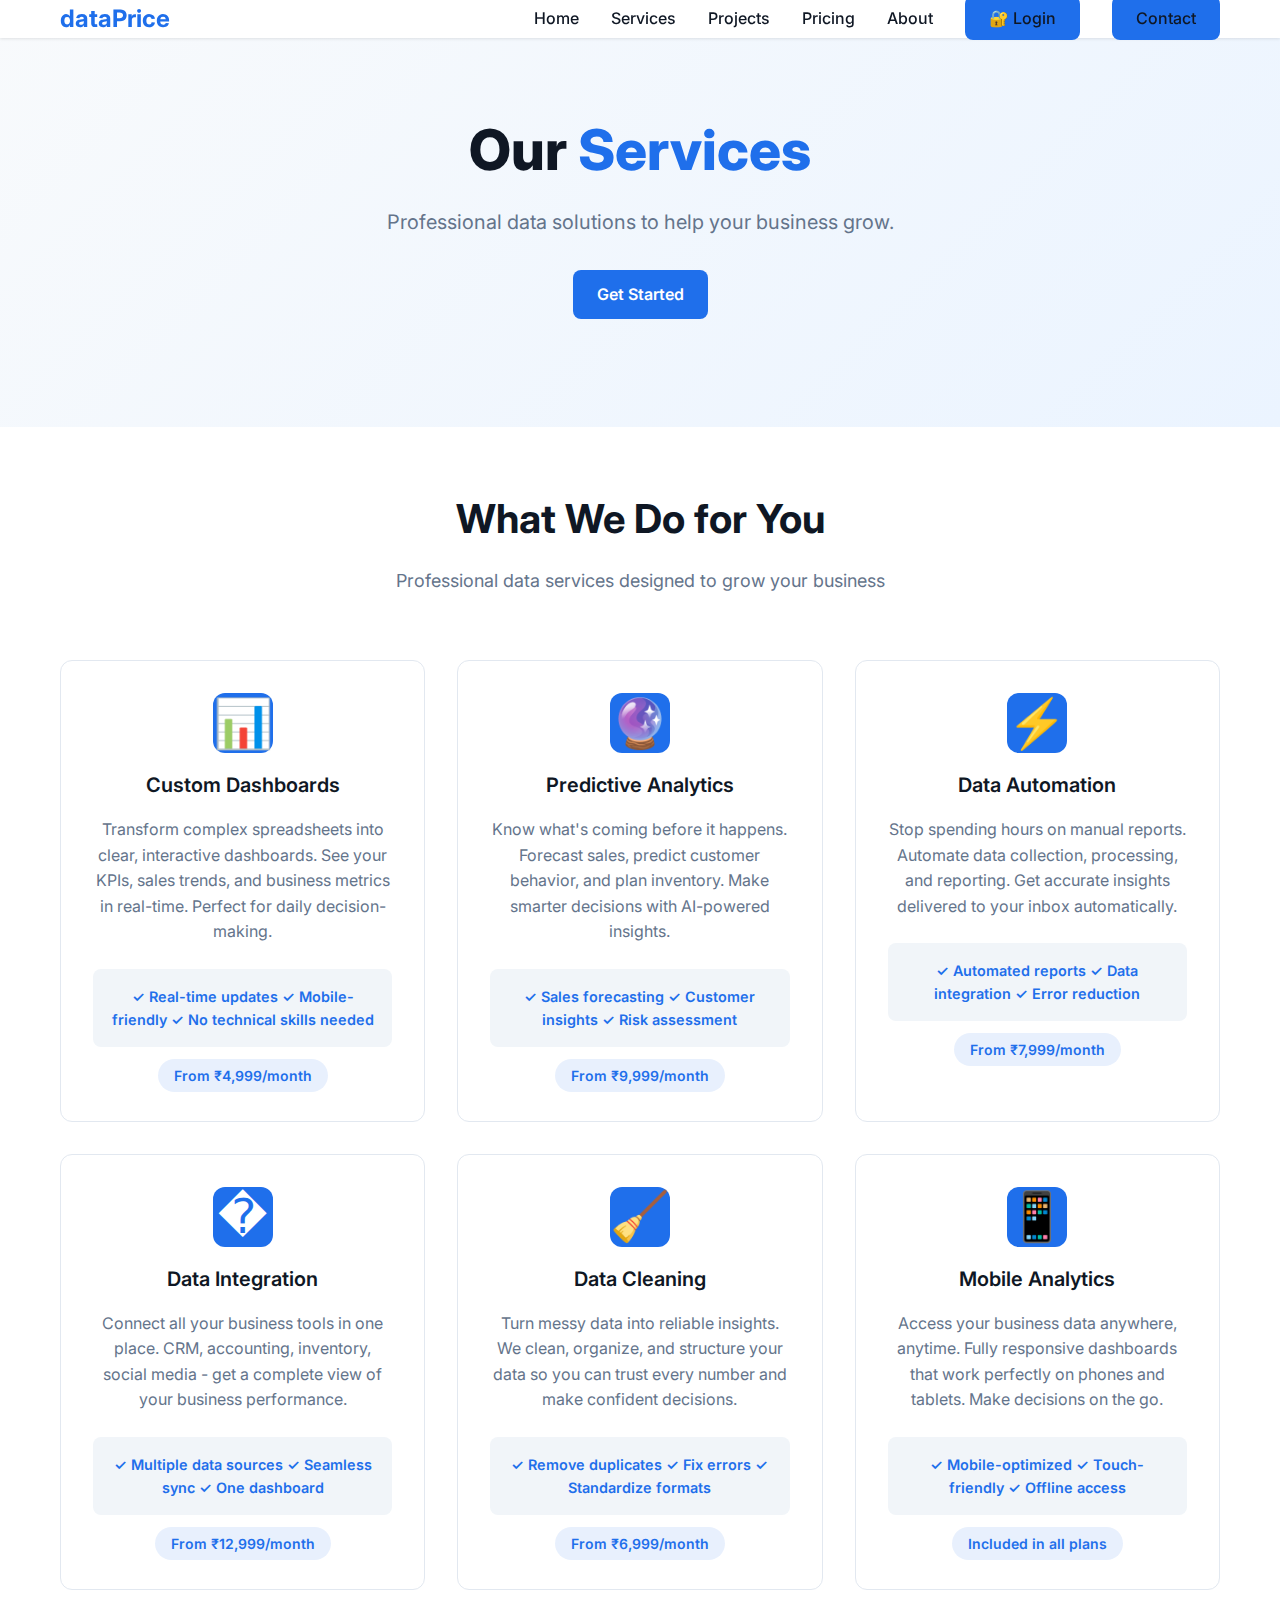
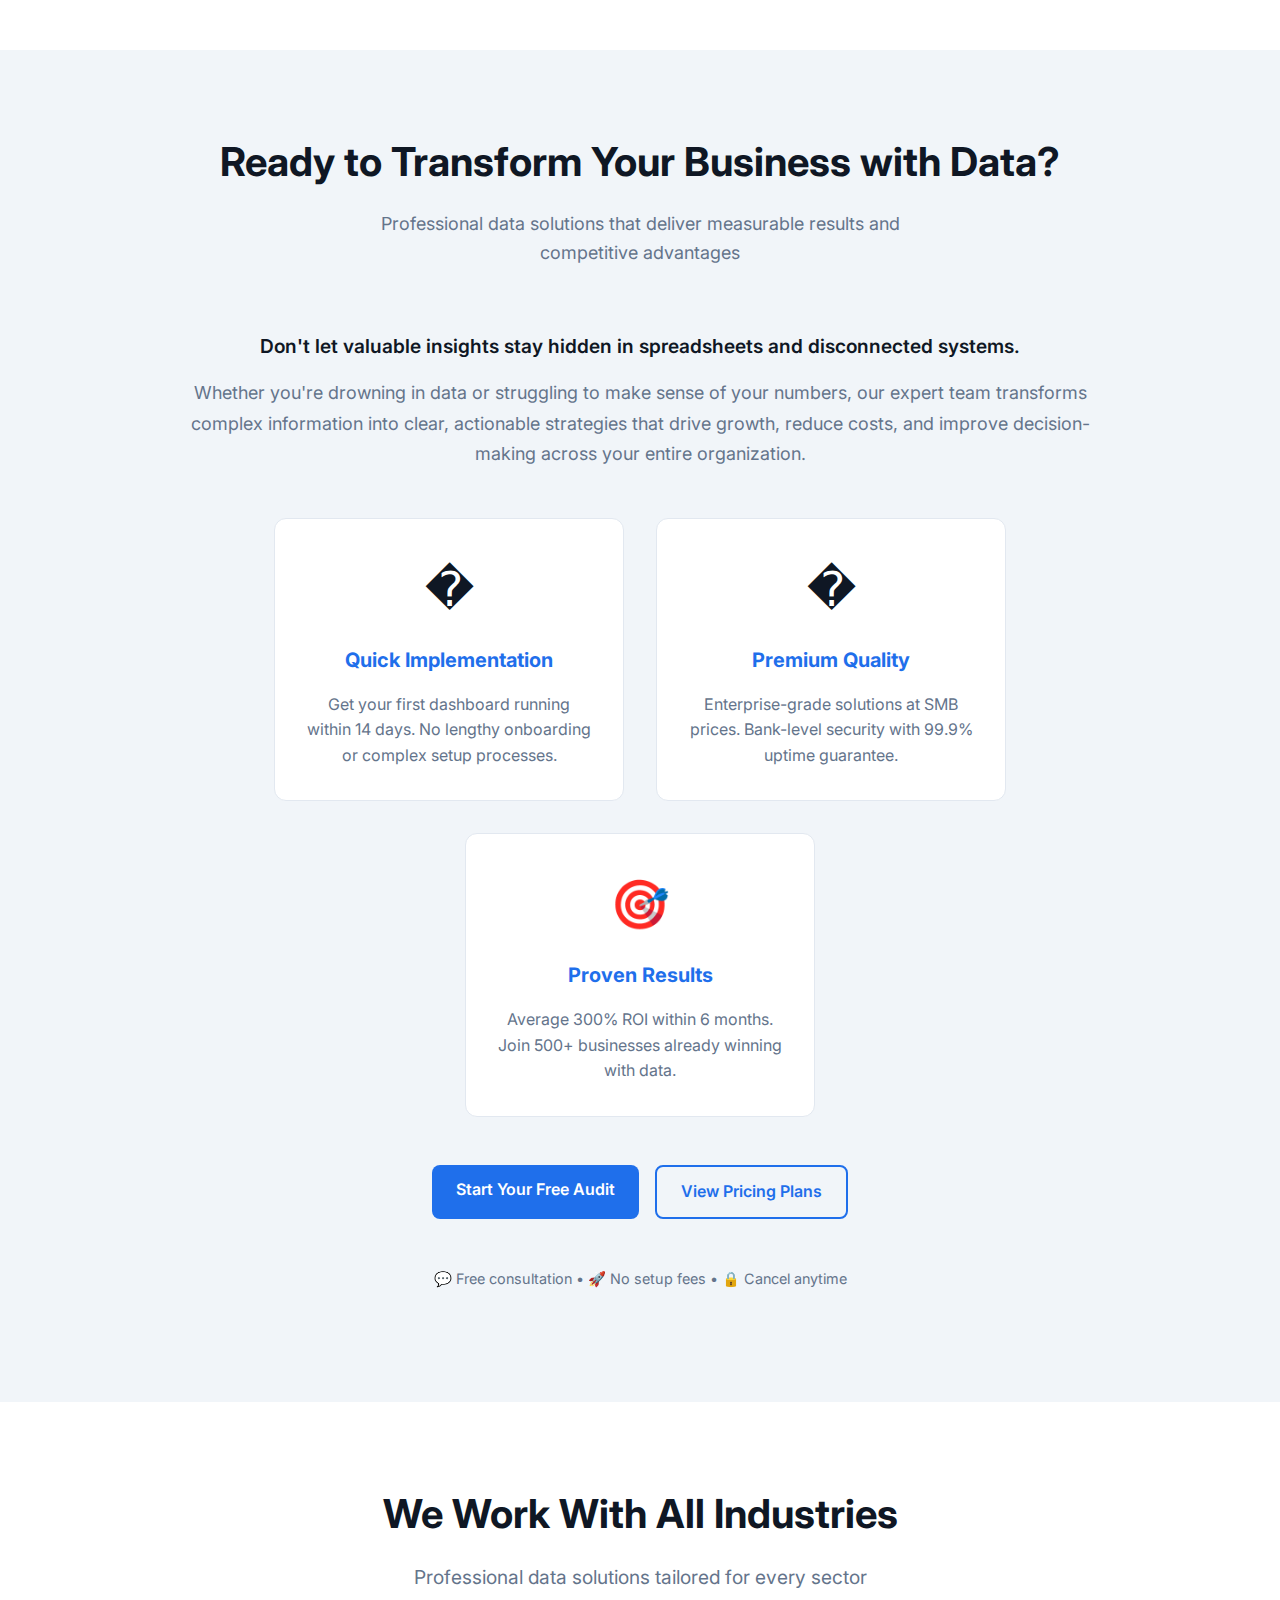
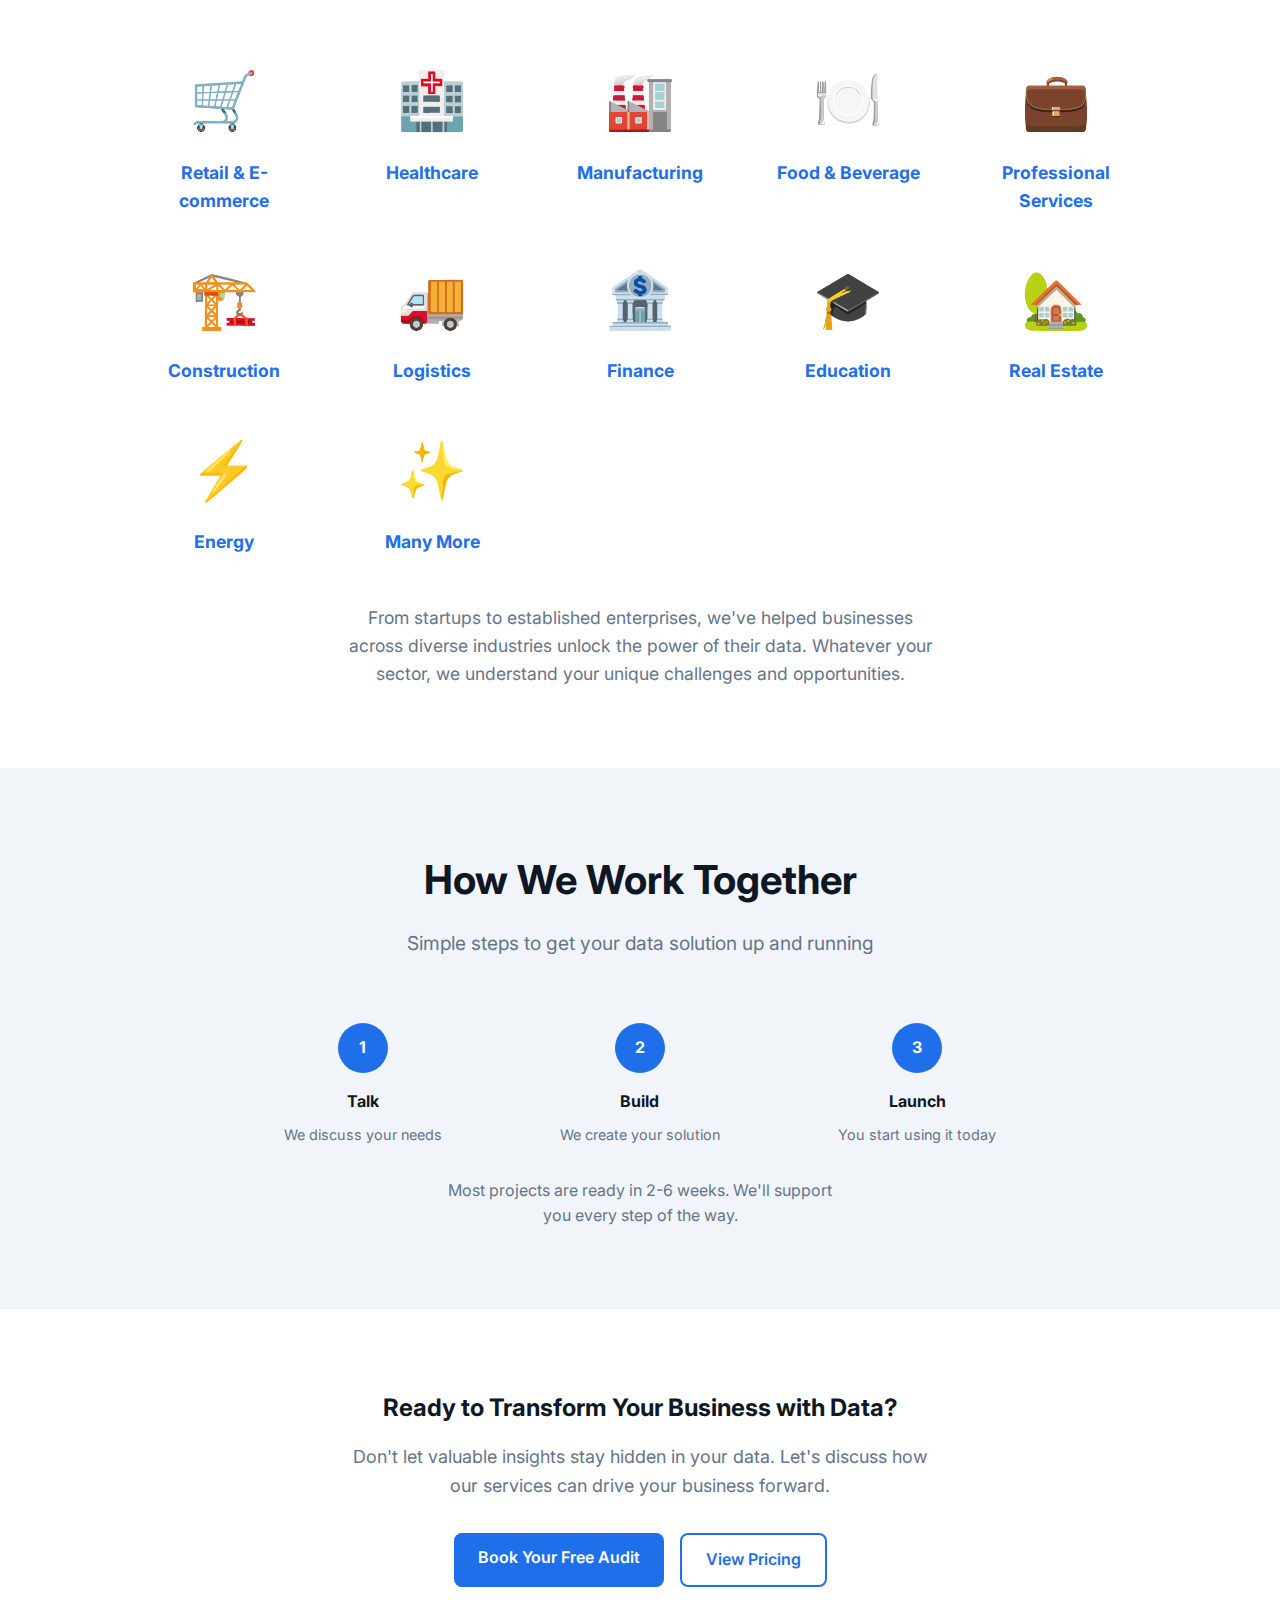
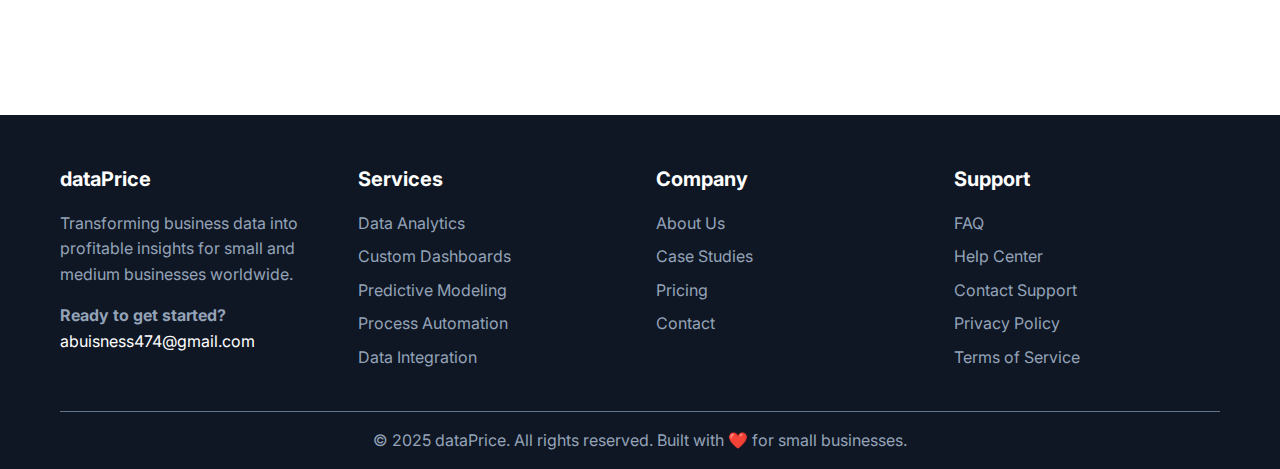
<file: services.html>
<!DOCTYPE html>
<html lang="en">
<head>
    <meta charset="UTF-8">
    <meta name="viewport" content="width=device-width, initial-scale=1.0">
    <title>Services — Data Analytics Solutions for Small Business | dataPrice</title>
    <meta name="description" content="Professional data analytics services: custom dashboards, predictive modeling, data cleaning, and automation solutions designed for small businesses.">
    <meta name="keywords" content="data analytics services, business dashboards, data visualization, predictive analytics, data cleaning, business intelligence">
    
    <!-- Open Graph -->
    <meta property="og:title" content="Data Analytics Services for Small Business | dataPrice">
    <meta property="og:description" content="Transform your business data with our comprehensive analytics services: dashboards, automation, and insights.">
    <meta property="og:type" content="website">
    
    <!-- Fonts -->
    <link rel="preconnect" href="https://fonts.googleapis.com">
    <link rel="preconnect" href="https://fonts.gstatic.com" crossorigin>
    <link href="https://fonts.googleapis.com/css2?family=Inter:wght@300;400;500;600;700;800&display=swap" rel="stylesheet">
    
    <!-- Styles -->
    <link rel="stylesheet" href="css/style.css">
    <link rel="stylesheet" href="css/enhancements.css">
</head>
<body>
    <!-- Header -->
    <header>
        <nav class="container">
            <a href="index.html" class="logo">dataPrice</a>
            
            <ul class="nav-links">
                <li><a href="index.html">Home</a></li>
                <li><a href="services.html" class="text-primary">Services</a></li>
                <li><a href="projects.html">Projects</a></li>
                <li><a href="index.html#pricing">Pricing</a></li>
                <li><a href="about.html">About</a></li>
                <li><a href="contact.html" class="cta-button">Contact</a></li>
            </ul>
            
            <div class="mobile-menu-toggle">
                <span></span>
                <span></span>
                <span></span>
            </div>
        </nav>
    </header>

    <!-- Hero Section -->
    <section class="hero" style="padding: 120px 0 60px;">
        <div class="container">
            <h1>Our <span class="text-primary">Services</span></h1>
            <p>Professional data solutions to help your business grow.</p>
            
            <div class="hero-buttons">
                <a href="contact.html" class="cta-button">Get Started</a>
            </div>
        </div>
    </section>

    <!-- Detailed Services Overview -->
    <section class="features" style="padding: 60px 0;">
        <div class="container">
            <div class="section-header">
                <h2>What We Do for You</h2>
                <p>Professional data services designed to grow your business</p>
            </div>
            
            <div class="features-grid">
                <div class="feature-card" style="background: var(--white); padding: 2rem; border-radius: 12px; border: 1px solid var(--border-color); transition: transform 0.3s ease, box-shadow 0.3s ease;">
                    <div class="feature-icon" style="font-size: 3rem; margin-bottom: 1rem;">📊</div>
                    <h3 style="color: var(--neutral-dark); margin-bottom: 1rem;">Custom Dashboards</h3>
                    <p style="color: var(--neutral-mid); margin-bottom: 1.5rem; line-height: 1.6;">
                        Transform complex spreadsheets into clear, interactive dashboards. See your KPIs, sales trends, 
                        and business metrics in real-time. Perfect for daily decision-making.
                    </p>
                    <div style="background: var(--light-gray); padding: 1rem; border-radius: 8px; margin-bottom: 1rem;">
                        <p style="color: var(--primary-color); font-weight: 600; margin: 0; font-size: 0.9rem;">
                            ✓ Real-time updates ✓ Mobile-friendly ✓ No technical skills needed
                        </p>
                    </div>
                    <div style="text-align: center;">
                        <span style="background: rgba(31, 111, 235, 0.1); color: var(--primary-color); padding: 0.5rem 1rem; border-radius: 20px; font-size: 0.875rem; font-weight: 600;">
                            From ₹4,999/month
                        </span>
                    </div>
                </div>
                
                <div class="feature-card" style="background: var(--white); padding: 2rem; border-radius: 12px; border: 1px solid var(--border-color); transition: transform 0.3s ease, box-shadow 0.3s ease;">
                    <div class="feature-icon" style="font-size: 3rem; margin-bottom: 1rem;">🔮</div>
                    <h3 style="color: var(--neutral-dark); margin-bottom: 1rem;">Predictive Analytics</h3>
                    <p style="color: var(--neutral-mid); margin-bottom: 1.5rem; line-height: 1.6;">
                        Know what's coming before it happens. Forecast sales, predict customer behavior, 
                        and plan inventory. Make smarter decisions with AI-powered insights.
                    </p>
                    <div style="background: var(--light-gray); padding: 1rem; border-radius: 8px; margin-bottom: 1rem;">
                        <p style="color: var(--primary-color); font-weight: 600; margin: 0; font-size: 0.9rem;">
                            ✓ Sales forecasting ✓ Customer insights ✓ Risk assessment
                        </p>
                    </div>
                    <div style="text-align: center;">
                        <span style="background: rgba(31, 111, 235, 0.1); color: var(--primary-color); padding: 0.5rem 1rem; border-radius: 20px; font-size: 0.875rem; font-weight: 600;">
                            From ₹9,999/month
                        </span>
                    </div>
                </div>
                
                <div class="feature-card" style="background: var(--white); padding: 2rem; border-radius: 12px; border: 1px solid var(--border-color); transition: transform 0.3s ease, box-shadow 0.3s ease;">
                    <div class="feature-icon" style="font-size: 3rem; margin-bottom: 1rem;">⚡</div>
                    <h3 style="color: var(--neutral-dark); margin-bottom: 1rem;">Data Automation</h3>
                    <p style="color: var(--neutral-mid); margin-bottom: 1.5rem; line-height: 1.6;">
                        Stop spending hours on manual reports. Automate data collection, processing, 
                        and reporting. Get accurate insights delivered to your inbox automatically.
                    </p>
                    <div style="background: var(--light-gray); padding: 1rem; border-radius: 8px; margin-bottom: 1rem;">
                        <p style="color: var(--primary-color); font-weight: 600; margin: 0; font-size: 0.9rem;">
                            ✓ Automated reports ✓ Data integration ✓ Error reduction
                        </p>
                    </div>
                    <div style="text-align: center;">
                        <span style="background: rgba(31, 111, 235, 0.1); color: var(--primary-color); padding: 0.5rem 1rem; border-radius: 20px; font-size: 0.875rem; font-weight: 600;">
                            From ₹7,999/month
                        </span>
                    </div>
                </div>
                
                <div class="feature-card" style="background: var(--white); padding: 2rem; border-radius: 12px; border: 1px solid var(--border-color); transition: transform 0.3s ease, box-shadow 0.3s ease;">
                    <div class="feature-icon" style="font-size: 3rem; margin-bottom: 1rem;">�</div>
                    <h3 style="color: var(--neutral-dark); margin-bottom: 1rem;">Data Integration</h3>
                    <p style="color: var(--neutral-mid); margin-bottom: 1.5rem; line-height: 1.6;">
                        Connect all your business tools in one place. CRM, accounting, inventory, 
                        social media - get a complete view of your business performance.
                    </p>
                    <div style="background: var(--light-gray); padding: 1rem; border-radius: 8px; margin-bottom: 1rem;">
                        <p style="color: var(--primary-color); font-weight: 600; margin: 0; font-size: 0.9rem;">
                            ✓ Multiple data sources ✓ Seamless sync ✓ One dashboard
                        </p>
                    </div>
                    <div style="text-align: center;">
                        <span style="background: rgba(31, 111, 235, 0.1); color: var(--primary-color); padding: 0.5rem 1rem; border-radius: 20px; font-size: 0.875rem; font-weight: 600;">
                            From ₹12,999/month
                        </span>
                    </div>
                </div>
                
                <div class="feature-card" style="background: var(--white); padding: 2rem; border-radius: 12px; border: 1px solid var(--border-color); transition: transform 0.3s ease, box-shadow 0.3s ease;">
                    <div class="feature-icon" style="font-size: 3rem; margin-bottom: 1rem;">🧹</div>
                    <h3 style="color: var(--neutral-dark); margin-bottom: 1rem;">Data Cleaning</h3>
                    <p style="color: var(--neutral-mid); margin-bottom: 1.5rem; line-height: 1.6;">
                        Turn messy data into reliable insights. We clean, organize, and structure 
                        your data so you can trust every number and make confident decisions.
                    </p>
                    <div style="background: var(--light-gray); padding: 1rem; border-radius: 8px; margin-bottom: 1rem;">
                        <p style="color: var(--primary-color); font-weight: 600; margin: 0; font-size: 0.9rem;">
                            ✓ Remove duplicates ✓ Fix errors ✓ Standardize formats
                        </p>
                    </div>
                    <div style="text-align: center;">
                        <span style="background: rgba(31, 111, 235, 0.1); color: var(--primary-color); padding: 0.5rem 1rem; border-radius: 20px; font-size: 0.875rem; font-weight: 600;">
                            From ₹6,999/month
                        </span>
                    </div>
                </div>
                
                <div class="feature-card" style="background: var(--white); padding: 2rem; border-radius: 12px; border: 1px solid var(--border-color); transition: transform 0.3s ease, box-shadow 0.3s ease;">
                    <div class="feature-icon" style="font-size: 3rem; margin-bottom: 1rem;">📱</div>
                    <h3 style="color: var(--neutral-dark); margin-bottom: 1rem;">Mobile Analytics</h3>
                    <p style="color: var(--neutral-mid); margin-bottom: 1.5rem; line-height: 1.6;">
                        Access your business data anywhere, anytime. Fully responsive dashboards 
                        that work perfectly on phones and tablets. Make decisions on the go.
                    </p>
                    <div style="background: var(--light-gray); padding: 1rem; border-radius: 8px; margin-bottom: 1rem;">
                        <p style="color: var(--primary-color); font-weight: 600; margin: 0; font-size: 0.9rem;">
                            ✓ Mobile-optimized ✓ Touch-friendly ✓ Offline access
                        </p>
                    </div>
                    <div style="text-align: center;">
                        <span style="background: rgba(31, 111, 235, 0.1); color: var(--primary-color); padding: 0.5rem 1rem; border-radius: 20px; font-size: 0.875rem; font-weight: 600;">
                            Included in all plans
                        </span>
                    </div>
                </div>
            </div>
        </div>
    </section>

    <!-- Call to Action -->
    <section class="features" style="background: var(--light-gray); padding: 80px 0;">
        <div class="container">
            <div class="section-header">
                <h2>Ready to Transform Your Business with Data?</h2>
                <p>Professional data solutions that deliver measurable results and competitive advantages</p>
            </div>

            <!-- Enhanced Services Overview -->
            <div style="max-width: 900px; margin: 2rem auto;">
                <div style="text-align: center; margin-bottom: 3rem;">
                    <p style="font-size: 1.2rem; color: var(--neutral-dark); margin-bottom: 1rem; font-weight: 600;">
                        Don't let valuable insights stay hidden in spreadsheets and disconnected systems.
                    </p>
                    <p style="font-size: 1.125rem; color: var(--neutral-mid); margin-bottom: 2rem; line-height: 1.7;">
                        Whether you're drowning in data or struggling to make sense of your numbers, our expert team transforms 
                        complex information into clear, actionable strategies that drive growth, reduce costs, and improve decision-making across your entire organization.
                    </p>
                </div>
                
                <div class="flexible-grid" style="margin: 3rem 0;">
                    <div class="feature-card" style="background: var(--white); padding: 2rem; border-radius: 12px; border: 1px solid var(--border-color); transition: transform 0.3s ease;">
                        <div style="font-size: 3rem; margin-bottom: 1rem; text-align: center;">�</div>
                        <h4 style="color: var(--primary-color); margin-bottom: 1rem; text-align: center; font-size: 1.25rem;">Quick Implementation</h4>
                        <p style="color: var(--neutral-mid); font-size: 1rem; text-align: center; line-height: 1.6;">
                            Get your first dashboard running within 14 days. No lengthy onboarding or complex setup processes.
                        </p>
                    </div>
                    
                    <div class="feature-card" style="background: var(--white); padding: 2rem; border-radius: 12px; border: 1px solid var(--border-color); transition: transform 0.3s ease;">
                        <div style="font-size: 3rem; margin-bottom: 1rem; text-align: center;">�</div>
                        <h4 style="color: var(--primary-color); margin-bottom: 1rem; text-align: center; font-size: 1.25rem;">Premium Quality</h4>
                        <p style="color: var(--neutral-mid); font-size: 1rem; text-align: center; line-height: 1.6;">
                            Enterprise-grade solutions at SMB prices. Bank-level security with 99.9% uptime guarantee.
                        </p>
                    </div>
                    
                    <div class="feature-card" style="background: var(--white); padding: 2rem; border-radius: 12px; border: 1px solid var(--border-color); transition: transform 0.3s ease;">
                        <div style="font-size: 3rem; margin-bottom: 1rem; text-align: center;">🎯</div>
                        <h4 style="color: var(--primary-color); margin-bottom: 1rem; text-align: center; font-size: 1.25rem;">Proven Results</h4>
                        <p style="color: var(--neutral-mid); font-size: 1rem; text-align: center; line-height: 1.6;">
                            Average 300% ROI within 6 months. Join 500+ businesses already winning with data.
                        </p>
                    </div>
                </div>
                
                <div style="text-align: center; margin-top: 3rem;">
                    <div class="hero-buttons">
                        <a href="contact.html" class="cta-button">Start Your Free Audit</a>
                        <a href="index.html#pricing" class="cta-button secondary">View Pricing Plans</a>
                    </div>
                    <p style="color: var(--neutral-mid); font-size: 0.9rem; margin-top: 1rem;">
                        💬 Free consultation • 🚀 No setup fees • 🔒 Cancel anytime
                    </p>
                </div>
            </div>
        </div>
    </section>

    <!-- Industry Solutions -->
    <section class="features" style="padding: 80px 0;">
        <div class="container text-center">
            <div class="section-header">
                <h2 style="font-size: 2.5rem; margin-bottom: 1rem;">We Work With All Industries</h2>
                <p style="font-size: 1.2rem; color: var(--neutral-mid);">Professional data solutions tailored for every sector</p>
            </div>
            
            <div style="display: grid; grid-template-columns: repeat(auto-fit, minmax(140px, 1fr)); gap: 2.5rem; margin: 3rem auto; max-width: 1000px;">
                <div style="text-align: center;">
                    <div style="font-size: 3.5rem; margin-bottom: 0.8rem;">🛒</div>
                    <h4 style="color: var(--primary-color); font-size: 1.1rem;">Retail & E-commerce</h4>
                </div>
                <div style="text-align: center;">
                    <div style="font-size: 3.5rem; margin-bottom: 0.8rem;">🏥</div>
                    <h4 style="color: var(--primary-color); font-size: 1.1rem;">Healthcare</h4>
                </div>
                <div style="text-align: center;">
                    <div style="font-size: 3.5rem; margin-bottom: 0.8rem;">🏭</div>
                    <h4 style="color: var(--primary-color); font-size: 1.1rem;">Manufacturing</h4>
                </div>
                <div style="text-align: center;">
                    <div style="font-size: 3.5rem; margin-bottom: 0.8rem;">🍽️</div>
                    <h4 style="color: var(--primary-color); font-size: 1.1rem;">Food & Beverage</h4>
                </div>
                <div style="text-align: center;">
                    <div style="font-size: 3.5rem; margin-bottom: 0.8rem;">💼</div>
                    <h4 style="color: var(--primary-color); font-size: 1.1rem;">Professional Services</h4>
                </div>
                <div style="text-align: center;">
                    <div style="font-size: 3.5rem; margin-bottom: 0.8rem;">🏗️</div>
                    <h4 style="color: var(--primary-color); font-size: 1.1rem;">Construction</h4>
                </div>
                <div style="text-align: center;">
                    <div style="font-size: 3.5rem; margin-bottom: 0.8rem;">🚚</div>
                    <h4 style="color: var(--primary-color); font-size: 1.1rem;">Logistics</h4>
                </div>
                <div style="text-align: center;">
                    <div style="font-size: 3.5rem; margin-bottom: 0.8rem;">🏦</div>
                    <h4 style="color: var(--primary-color); font-size: 1.1rem;">Finance</h4>
                </div>
                <div style="text-align: center;">
                    <div style="font-size: 3.5rem; margin-bottom: 0.8rem;">🎓</div>
                    <h4 style="color: var(--primary-color); font-size: 1.1rem;">Education</h4>
                </div>
                <div style="text-align: center;">
                    <div style="font-size: 3.5rem; margin-bottom: 0.8rem;">🏡</div>
                    <h4 style="color: var(--primary-color); font-size: 1.1rem;">Real Estate</h4>
                </div>
                <div style="text-align: center;">
                    <div style="font-size: 3.5rem; margin-bottom: 0.8rem;">⚡</div>
                    <h4 style="color: var(--primary-color); font-size: 1.1rem;">Energy</h4>
                </div>
                <div style="text-align: center;">
                    <div style="font-size: 3.5rem; margin-bottom: 0.8rem;">✨</div>
                    <h4 style="color: var(--primary-color); font-size: 1.1rem;">Many More</h4>
                </div>
            </div>
            
            <p style="margin-top: 2.5rem; color: var(--neutral-mid); max-width: 600px; margin-left: auto; margin-right: auto; font-size: 1.1rem; line-height: 1.6;">
                From startups to established enterprises, we've helped businesses across diverse industries unlock the power of their data. 
                Whatever your sector, we understand your unique challenges and opportunities.
            </p>
        </div>
    </section>

    <!-- Simple Process -->
    <section class="features" style="background: var(--light-gray); padding: 80px 0;">
        <div class="container text-center">
            <div class="section-header">
                <h2 style="font-size: 2.5rem; margin-bottom: 1rem;">How We Work Together</h2>
                <p style="font-size: 1.2rem; color: var(--neutral-mid);">Simple steps to get your data solution up and running</p>
            </div>
            
            <div style="display: grid; grid-template-columns: repeat(auto-fit, minmax(200px, 1fr)); gap: 2rem; margin-top: 3rem; max-width: 800px; margin-left: auto; margin-right: auto;">
                <div style="text-align: center;">
                    <div style="background: var(--primary-color); color: white; width: 50px; height: 50px; border-radius: 50%; display: flex; align-items: center; justify-content: center; font-weight: bold; margin: 0 auto 1rem;">1</div>
                    <h4 style="color: var(--neutral-dark); margin-bottom: 0.5rem;">Talk</h4>
                    <p style="color: var(--neutral-mid); font-size: 0.9rem;">We discuss your needs</p>
                </div>
                
                <div style="text-align: center;">
                    <div style="background: var(--primary-color); color: white; width: 50px; height: 50px; border-radius: 50%; display: flex; align-items: center; justify-content: center; font-weight: bold; margin: 0 auto 1rem;">2</div>
                    <h4 style="color: var(--neutral-dark); margin-bottom: 0.5rem;">Build</h4>
                    <p style="color: var(--neutral-mid); font-size: 0.9rem;">We create your solution</p>
                </div>
                
                <div style="text-align: center;">
                    <div style="background: var(--primary-color); color: white; width: 50px; height: 50px; border-radius: 50%; display: flex; align-items: center; justify-content: center; font-weight: bold; margin: 0 auto 1rem;">3</div>
                    <h4 style="color: var(--neutral-dark); margin-bottom: 0.5rem;">Launch</h4>
                    <p style="color: var(--neutral-mid); font-size: 0.9rem;">You start using it today</p>
                </div>
            </div>
            
            <p style="margin-top: 2rem; color: var(--neutral-mid); max-width: 400px; margin-left: auto; margin-right: auto;">
                Most projects are ready in 2-6 weeks. We'll support you every step of the way.
            </p>
        </div>
    </section>

    <!-- CTA Section -->
    <section class="features" style="padding: 80px 0;">
        <div class="container text-center">
            <h2 style="margin-bottom: 1rem;">Ready to Transform Your Business with Data?</h2>
            <p style="font-size: 1.125rem; color: var(--neutral-mid); margin-bottom: 2rem; max-width: 600px; margin-left: auto; margin-right: auto;">
                Don't let valuable insights stay hidden in your data. Let's discuss how our services can drive your business forward.
            </p>
            
            <div class="hero-buttons">
                <a href="contact.html" class="cta-button">Book Your Free Audit</a>
                <a href="index.html#pricing" class="cta-button secondary">View Pricing</a>
            </div>
        </div>
    </section>

    <!-- Footer -->
    <footer>
        <div class="container">
            <div class="footer-content">
                <div class="footer-section">
                    <h3>dataPrice</h3>
                    <p>Transforming business data into profitable insights for small and medium businesses worldwide.</p>
                    <p style="margin-top: 1rem;">
                        <strong>Ready to get started?</strong><br>
                        <a href="mailto:abuisness474@gmail.com" style="color: var(--white);">abuisness474@gmail.com</a>
                    </p>
                </div>
                
                <div class="footer-section">
                    <h3>Services</h3>
                    <a href="#detailed-services">Data Analytics</a>
                    <a href="#detailed-services">Custom Dashboards</a>
                    <a href="#detailed-services">Predictive Modeling</a>
                    <a href="#detailed-services">Process Automation</a>
                    <a href="#detailed-services">Data Integration</a>
                </div>
                
                <div class="footer-section">
                    <h3>Company</h3>
                    <a href="about.html">About Us</a>
                    <a href="projects.html">Case Studies</a>
                    <a href="index.html#pricing">Pricing</a>
                    <a href="contact.html">Contact</a>
                </div>
                
                <div class="footer-section">
                    <h3>Support</h3>
                    <a href="faq.html">FAQ</a>
                    <a href="#">Help Center</a>
                    <a href="contact.html">Contact Support</a>
                    <a href="#">Privacy Policy</a>
                    <a href="#">Terms of Service</a>
                </div>
            </div>
            
            <div class="footer-bottom">
                <p>&copy; 2025 dataPrice. All rights reserved. Built with ❤️ for small businesses.</p>
            </div>
        </div>
    </footer>

    <!-- Scripts -->
    <script src="js/main.js"></script>
    <script src="js/auth.js"></script>
    <script>
        // Add hover effects to service cards
        document.addEventListener('DOMContentLoaded', function() {
            const cards = document.querySelectorAll('.feature-card');
            cards.forEach(card => {
                card.addEventListener('mouseenter', function() {
                    this.style.transform = 'translateY(-5px)';
                    this.style.boxShadow = '0 10px 30px rgba(0,0,0,0.15)';
                });
                card.addEventListener('mouseleave', function() {
                    this.style.transform = 'translateY(0)';
                    this.style.boxShadow = '0 2px 10px rgba(0,0,0,0.08)';
                });
            });
        });
    </script>
</body>
</html>
</file>
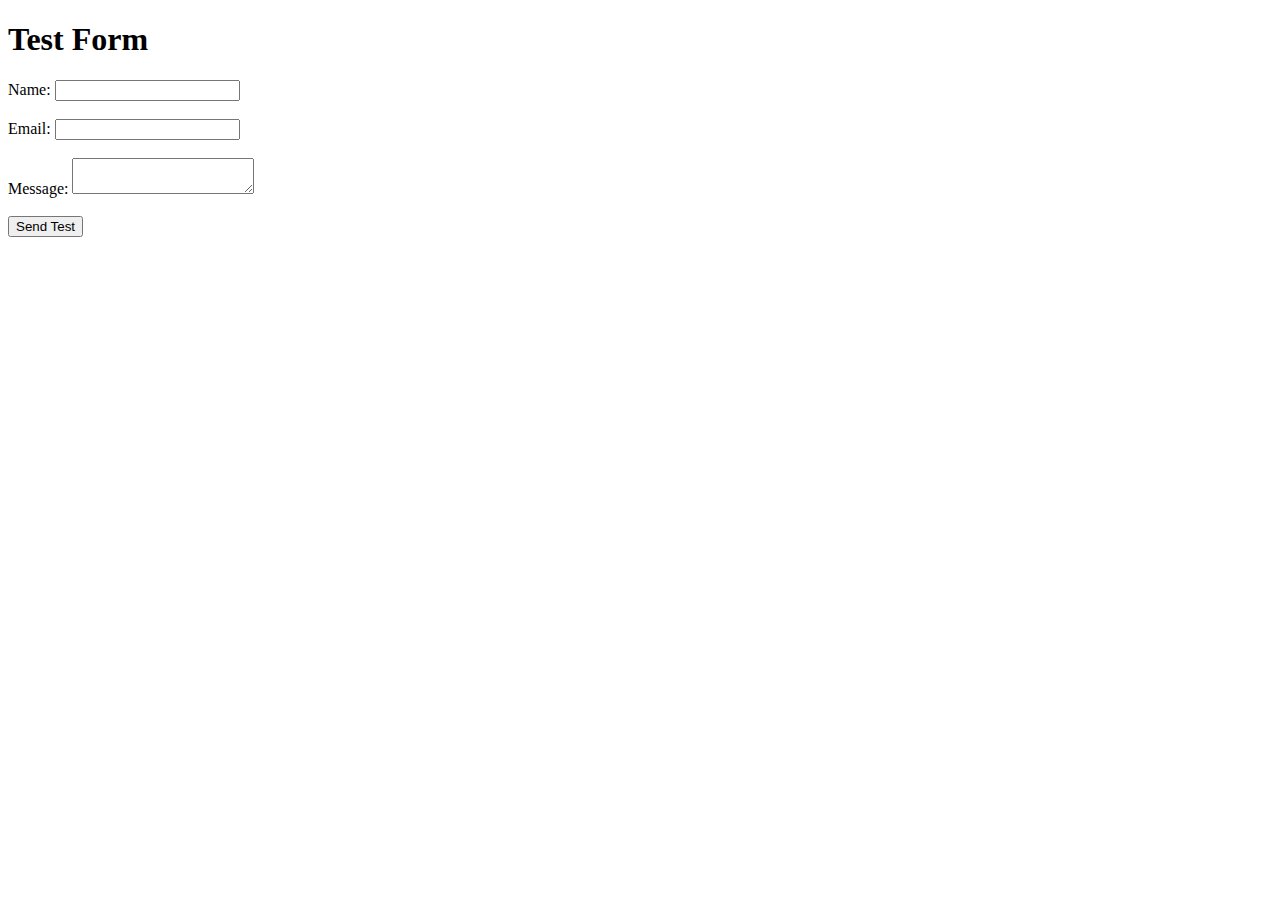
<file: test-form.html>
<!DOCTYPE html>
<html>
<head>
    <title>Formspree Test</title>
</head>
<body>
    <h1>Test Form</h1>
    <form action="https://formspree.io/f/xgvnvyow" method="POST">
        <label>Name: <input type="text" name="name" required></label><br><br>
        <label>Email: <input type="email" name="email" required></label><br><br>
        <label>Message: <textarea name="message" required></textarea></label><br><br>
        <button type="submit">Send Test</button>
    </form>
</body>
</html>
</file>
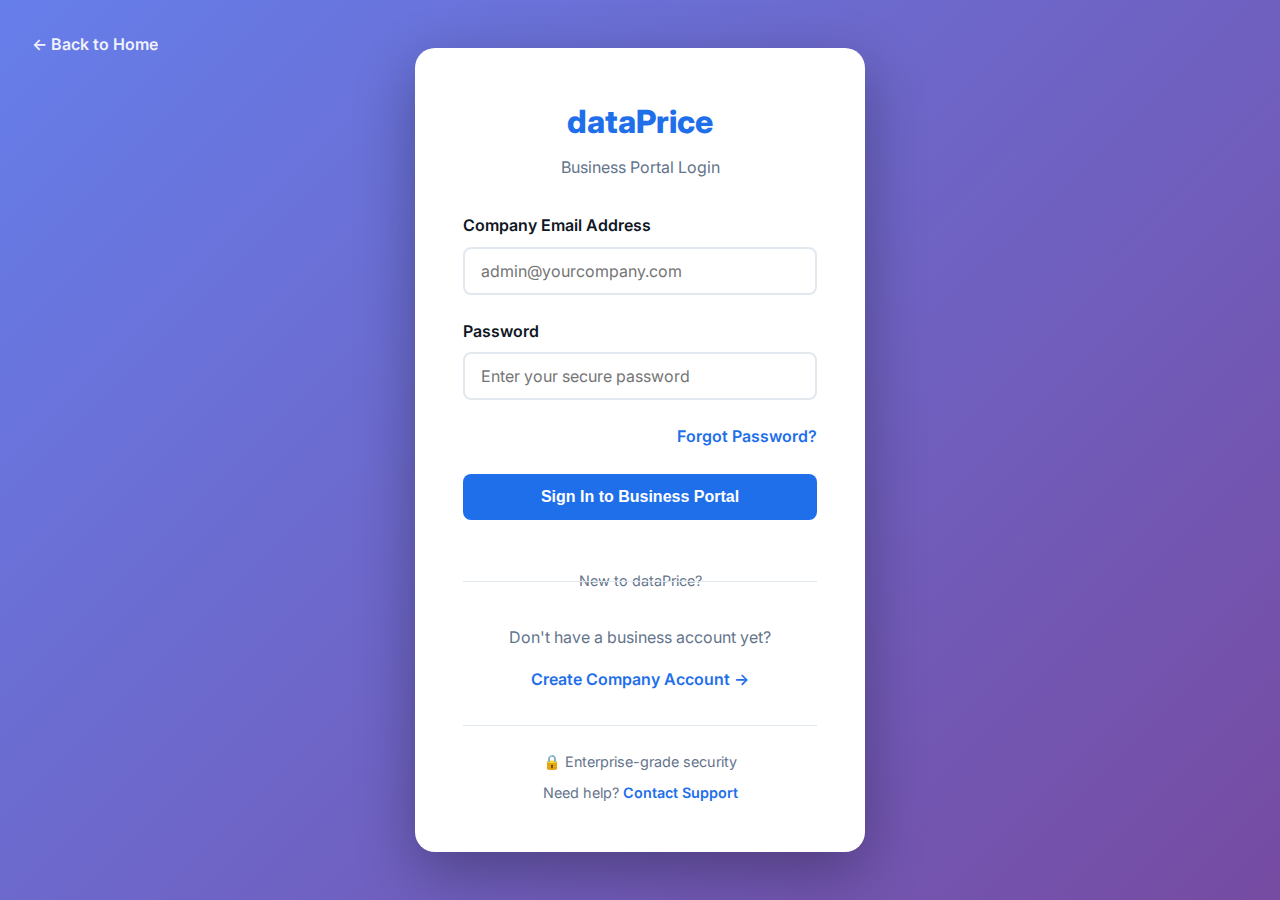
<file: auth/login.html>
<!DOCTYPE html>
<html lang="en">
<head>
    <meta charset="UTF-8">
    <meta name="viewport" content="width=device-width, initial-scale=1.0">
    <title>Company Login — dataPrice Business Portal</title>
    <meta name="description" content="Secure login portal for dataPrice business clients. Access your dashboards, reports, and analytics.">
    
    <!-- Fonts -->
    <link rel="preconnect" href="https://fonts.googleapis.com">
    <link rel="preconnect" href="https://fonts.gstatic.com" crossorigin>
    <link href="https://fonts.googleapis.com/css2?family=Inter:wght@300;400;500;600;700;800&display=swap" rel="stylesheet">
    
    <!-- Styles -->
    <link rel="stylesheet" href="../css/style.css">
    <link rel="stylesheet" href="../css/enhancements.css">
    <style>
        .auth-container {
            min-height: 100vh;
            display: flex;
            align-items: center;
            justify-content: center;
            background: linear-gradient(135deg, #667eea 0%, #764ba2 100%);
            padding: 2rem;
        }
        
        .auth-card {
            background: var(--white);
            border-radius: 20px;
            padding: 3rem;
            box-shadow: 0 20px 60px rgba(0, 0, 0, 0.3);
            width: 100%;
            max-width: 450px;
            text-align: center;
        }
        
        .auth-logo {
            font-size: 2rem;
            font-weight: 800;
            color: var(--primary-color);
            margin-bottom: 0.5rem;
        }
        
        .auth-subtitle {
            color: var(--neutral-mid);
            margin-bottom: 2rem;
            font-size: 1rem;
        }
        
        .form-group {
            margin-bottom: 1.5rem;
            text-align: left;
        }
        
        .form-group label {
            display: block;
            margin-bottom: 0.5rem;
            color: var(--neutral-dark);
            font-weight: 600;
        }
        
        .form-group input {
            width: 100%;
            padding: 12px 16px;
            border: 2px solid var(--border-color);
            border-radius: 8px;
            font-size: 1rem;
            transition: all 0.3s ease;
        }
        
        .form-group input:focus {
            outline: none;
            border-color: var(--primary-color);
            box-shadow: 0 0 0 3px rgba(31, 111, 235, 0.1);
        }
        
        .auth-button {
            width: 100%;
            background: var(--primary-color);
            color: white;
            border: none;
            padding: 14px;
            border-radius: 8px;
            font-size: 1rem;
            font-weight: 600;
            cursor: pointer;
            transition: all 0.3s ease;
            margin-bottom: 1rem;
        }
        
        .auth-button:hover {
            background: #1557c7;
            transform: translateY(-1px);
        }
        
        .auth-link {
            color: var(--primary-color);
            text-decoration: none;
            font-weight: 600;
        }
        
        .auth-link:hover {
            text-decoration: underline;
        }
        
        .divider {
            margin: 2rem 0;
            position: relative;
            text-align: center;
        }
        
        .divider::before {
            content: '';
            position: absolute;
            top: 50%;
            left: 0;
            right: 0;
            height: 1px;
            background: var(--border-color);
        }
        
        .divider span {
            background: var(--white);
            color: var(--neutral-mid);
            padding: 0 1rem;
            font-size: 0.9rem;
        }
        
        .back-home {
            position: absolute;
            top: 2rem;
            left: 2rem;
            color: white;
            text-decoration: none;
            font-weight: 600;
            opacity: 0.9;
            transition: opacity 0.3s ease;
        }
        
        .back-home:hover {
            opacity: 1;
            color: white;
        }
        
        .error-message {
            background: #fee2e2;
            color: #dc2626;
            padding: 0.8rem;
            border-radius: 8px;
            margin-bottom: 1rem;
            font-size: 0.9rem;
            display: none;
        }
        
        .success-message {
            background: #d1fae5;
            color: #059669;
            padding: 0.8rem;
            border-radius: 8px;
            margin-bottom: 1rem;
            font-size: 0.9rem;
            display: none;
        }
    </style>
</head>
<body>
    <a href="../index.html" class="back-home">← Back to Home</a>
    
    <div class="auth-container">
        <div class="auth-card">
            <div class="auth-logo">dataPrice</div>
            <p class="auth-subtitle">Business Portal Login</p>
            
            <div class="error-message" id="errorMessage"></div>
            <div class="success-message" id="successMessage"></div>
            
            <form id="loginForm">
                <div class="form-group">
                    <label for="companyEmail">Company Email Address</label>
                    <input type="email" id="companyEmail" name="companyEmail" required 
                           placeholder="admin@yourcompany.com">
                </div>
                
                <div class="form-group">
                    <label for="password">Password</label>
                    <input type="password" id="password" name="password" required 
                           placeholder="Enter your secure password">
                </div>
                
                <div style="text-align: right; margin-bottom: 1.5rem;">
                    <a href="#" class="auth-link">Forgot Password?</a>
                </div>
                
                <button type="submit" class="auth-button">Sign In to Business Portal</button>
            </form>
            
            <div class="divider">
                <span>New to dataPrice?</span>
            </div>
            
            <p style="color: var(--neutral-mid); margin-bottom: 1rem;">
                Don't have a business account yet?
            </p>
            <a href="register.html" class="auth-link">Create Company Account →</a>
            
            <div style="margin-top: 2rem; padding-top: 1.5rem; border-top: 1px solid var(--border-color);">
                <p style="color: var(--neutral-mid); font-size: 0.9rem; margin-bottom: 0.5rem;">
                    🔒 Enterprise-grade security
                </p>
                <p style="color: var(--neutral-mid); font-size: 0.9rem;">
                    Need help? <a href="../contact.html" class="auth-link">Contact Support</a>
                </p>
            </div>
        </div>
    </div>
    
    <script>
        document.getElementById('loginForm').addEventListener('submit', function(e) {
            e.preventDefault();
            
            const email = document.getElementById('companyEmail').value;
            const password = document.getElementById('password').value;
            
            // Hide previous messages
            document.getElementById('errorMessage').style.display = 'none';
            document.getElementById('successMessage').style.display = 'none';
            
            // Basic validation
            if (!email || !password) {
                showError('Please fill in all required fields.');
                return;
            }
            
            // Email validation
            const emailRegex = /^[^\s@]+@[^\s@]+\.[^\s@]+$/;
            if (!emailRegex.test(email)) {
                showError('Please enter a valid email address.');
                return;
            }
            
            // Password validation (minimum 8 characters)
            if (password.length < 8) {
                showError('Password must be at least 8 characters long.');
                return;
            }
            
            // Simulate login process
            const submitButton = document.querySelector('.auth-button');
            submitButton.textContent = 'Signing In...';
            submitButton.disabled = true;
            
            // Here you would typically send the data to your backend
            setTimeout(() => {
                // For demo purposes, simulate successful login
                showSuccess('Login successful! Redirecting to dashboard...');
                
                // Store session
                sessionStorage.setItem('dataPriceLoggedIn', 'true');
                sessionStorage.setItem('dataPriceUserEmail', email);
                
                // Redirect to dashboard or home
                setTimeout(() => {
                    window.location.href = '../dashboard.html';
                }, 2000);
            }, 1500);
        });
        
        function showError(message) {
            const errorDiv = document.getElementById('errorMessage');
            errorDiv.textContent = message;
            errorDiv.style.display = 'block';
        }
        
        function showSuccess(message) {
            const successDiv = document.getElementById('successMessage');
            successDiv.textContent = message;
            successDiv.style.display = 'block';
        }
    </script>
</body>
</html>
</file>
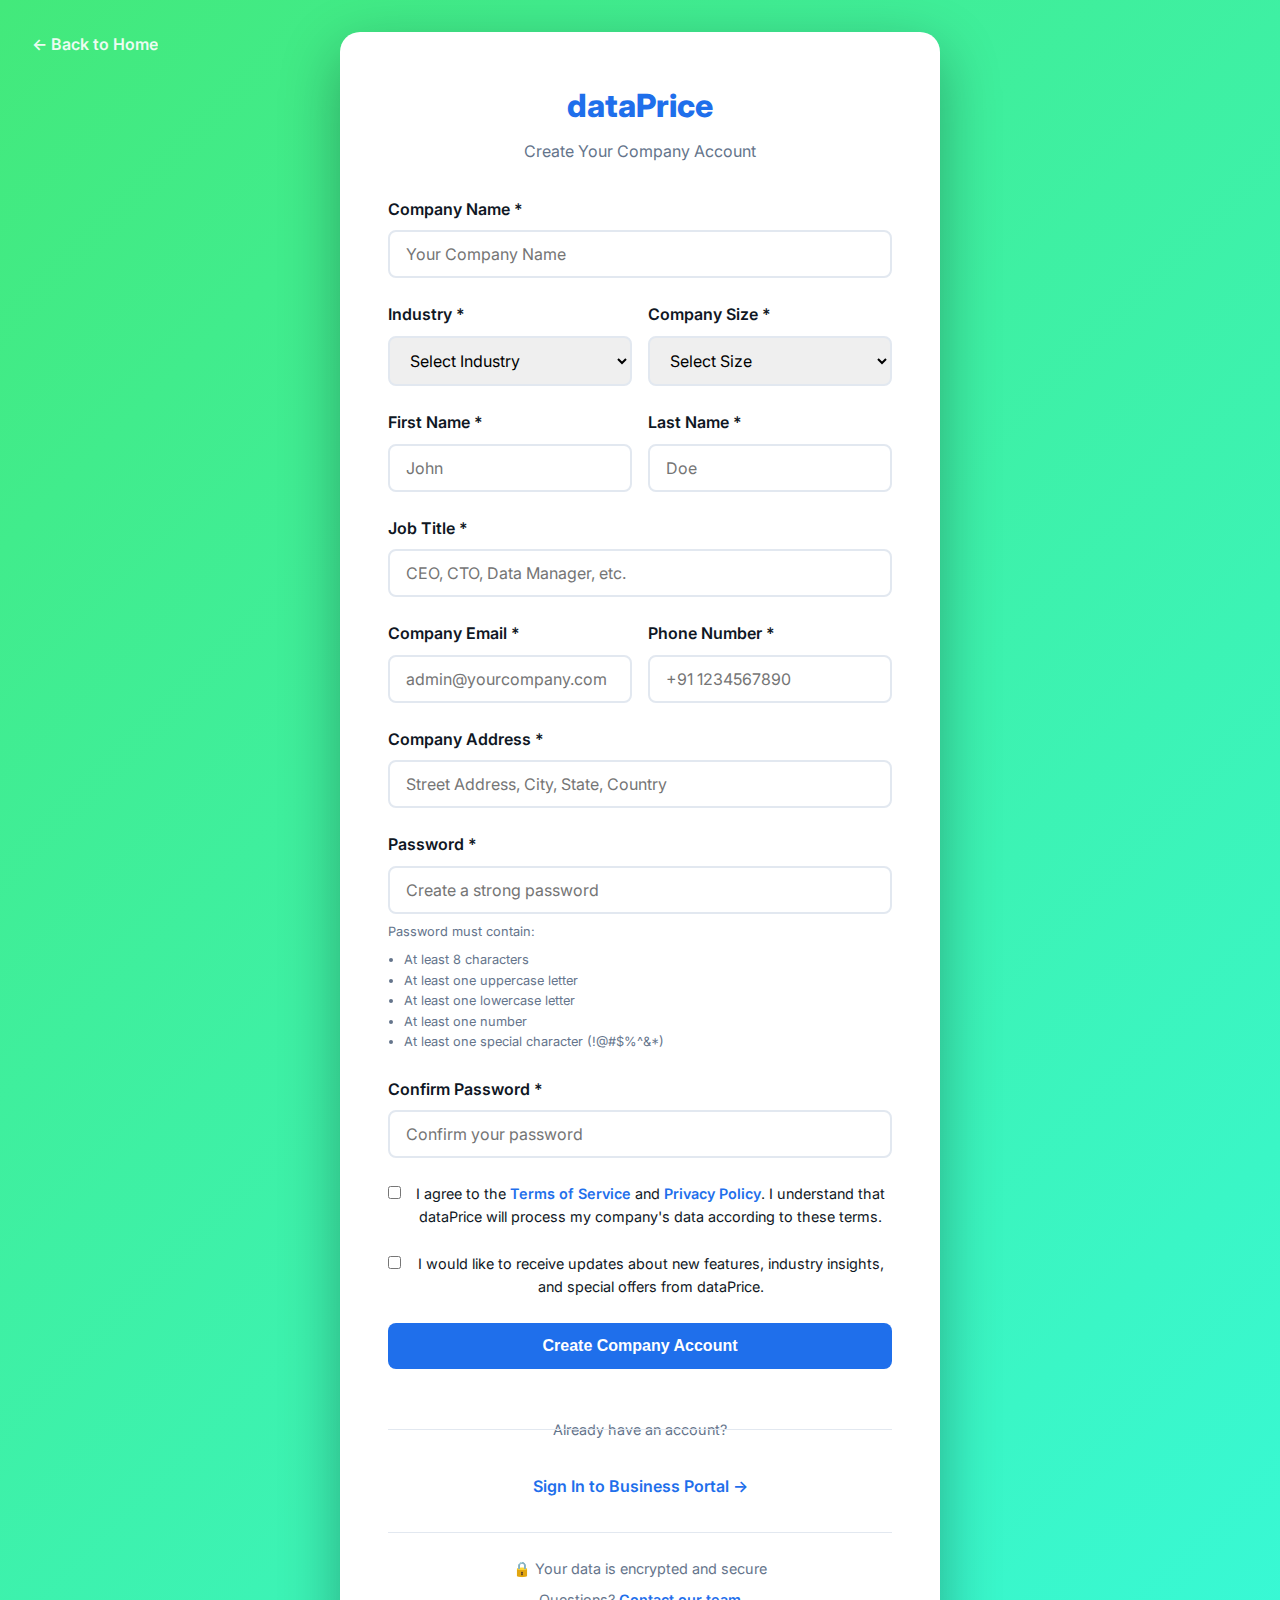
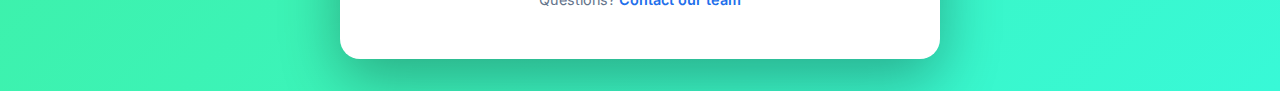
<file: auth/register.html>
<!DOCTYPE html>
<html lang="en">
<head>
    <meta charset="UTF-8">
    <meta name="viewport" content="width=device-width, initial-scale=1.0">
    <title>Company Registration — dataPrice Business Portal</title>
    <meta name="description" content="Create your company account to access dataPrice business analytics and dashboard solutions.">
    
    <!-- Fonts -->
    <link rel="preconnect" href="https://fonts.googleapis.com">
    <link rel="preconnect" href="https://fonts.gstatic.com" crossorigin>
    <link href="https://fonts.googleapis.com/css2?family=Inter:wght@300;400;500;600;700;800&display=swap" rel="stylesheet">
    
    <!-- Styles -->
    <link rel="stylesheet" href="../css/style.css">
    <link rel="stylesheet" href="../css/enhancements.css">
    <style>
        .auth-container {
            min-height: 100vh;
            display: flex;
            align-items: center;
            justify-content: center;
            background: linear-gradient(135deg, #43e97b 0%, #38f9d7 100%);
            padding: 2rem;
        }
        
        .auth-card {
            background: var(--white);
            border-radius: 20px;
            padding: 3rem;
            box-shadow: 0 20px 60px rgba(0, 0, 0, 0.3);
            width: 100%;
            max-width: 600px;
            text-align: center;
        }
        
        .auth-logo {
            font-size: 2rem;
            font-weight: 800;
            color: var(--primary-color);
            margin-bottom: 0.5rem;
        }
        
        .auth-subtitle {
            color: var(--neutral-mid);
            margin-bottom: 2rem;
            font-size: 1rem;
        }
        
        .form-row {
            display: grid;
            grid-template-columns: 1fr 1fr;
            gap: 1rem;
        }
        
        .form-group {
            margin-bottom: 1.5rem;
            text-align: left;
        }
        
        .form-group label {
            display: block;
            margin-bottom: 0.5rem;
            color: var(--neutral-dark);
            font-weight: 600;
        }
        
        .form-group input, .form-group select {
            width: 100%;
            padding: 12px 16px;
            border: 2px solid var(--border-color);
            border-radius: 8px;
            font-size: 1rem;
            transition: all 0.3s ease;
        }
        
        .form-group input:focus, .form-group select:focus {
            outline: none;
            border-color: var(--primary-color);
            box-shadow: 0 0 0 3px rgba(31, 111, 235, 0.1);
        }
        
        .auth-button {
            width: 100%;
            background: var(--primary-color);
            color: white;
            border: none;
            padding: 14px;
            border-radius: 8px;
            font-size: 1rem;
            font-weight: 600;
            cursor: pointer;
            transition: all 0.3s ease;
            margin-bottom: 1rem;
        }
        
        .auth-button:hover {
            background: #1557c7;
            transform: translateY(-1px);
        }
        
        .auth-button:disabled {
            background: var(--neutral-light);
            cursor: not-allowed;
            transform: none;
        }
        
        .auth-link {
            color: var(--primary-color);
            text-decoration: none;
            font-weight: 600;
        }
        
        .auth-link:hover {
            text-decoration: underline;
        }
        
        .divider {
            margin: 2rem 0;
            position: relative;
            text-align: center;
        }
        
        .divider::before {
            content: '';
            position: absolute;
            top: 50%;
            left: 0;
            right: 0;
            height: 1px;
            background: var(--border-color);
        }
        
        .divider span {
            background: var(--white);
            color: var(--neutral-mid);
            padding: 0 1rem;
            font-size: 0.9rem;
        }
        
        .back-home {
            position: absolute;
            top: 2rem;
            left: 2rem;
            color: white;
            text-decoration: none;
            font-weight: 600;
            opacity: 0.9;
            transition: opacity 0.3s ease;
        }
        
        .back-home:hover {
            opacity: 1;
            color: white;
        }
        
        .error-message {
            background: #fee2e2;
            color: #dc2626;
            padding: 0.8rem;
            border-radius: 8px;
            margin-bottom: 1rem;
            font-size: 0.9rem;
            display: none;
        }
        
        .success-message {
            background: #d1fae5;
            color: #059669;
            padding: 0.8rem;
            border-radius: 8px;
            margin-bottom: 1rem;
            font-size: 0.9rem;
            display: none;
        }
        
        .password-requirements {
            font-size: 0.8rem;
            color: var(--neutral-mid);
            margin-top: 0.5rem;
        }
        
        .password-requirements ul {
            margin: 0.5rem 0;
            padding-left: 1rem;
        }
        
        .terms-checkbox {
            display: flex;
            align-items: flex-start;
            gap: 0.5rem;
            margin-bottom: 1.5rem;
        }
        
        .terms-checkbox input[type="checkbox"] {
            width: auto;
            margin-top: 0.2rem;
        }
        
        @media (max-width: 768px) {
            .form-row {
                grid-template-columns: 1fr;
            }
            
            .auth-card {
                padding: 2rem;
            }
        }
    </style>
</head>
<body>
    <a href="../index.html" class="back-home">← Back to Home</a>
    
    <div class="auth-container">
        <div class="auth-card">
            <div class="auth-logo">dataPrice</div>
            <p class="auth-subtitle">Create Your Company Account</p>
            
            <div class="error-message" id="errorMessage"></div>
            <div class="success-message" id="successMessage"></div>
            
            <form id="registerForm">
                <!-- Company Information -->
                <div class="form-group">
                    <label for="companyName">Company Name *</label>
                    <input type="text" id="companyName" name="companyName" required 
                           placeholder="Your Company Name">
                </div>
                
                <div class="form-row">
                    <div class="form-group">
                        <label for="industry">Industry *</label>
                        <select id="industry" name="industry" required>
                            <option value="">Select Industry</option>
                            <option value="retail">Retail & E-commerce</option>
                            <option value="healthcare">Healthcare</option>
                            <option value="manufacturing">Manufacturing</option>
                            <option value="food-beverage">Food & Beverage</option>
                            <option value="professional-services">Professional Services</option>
                            <option value="construction">Construction</option>
                            <option value="logistics">Logistics & Transportation</option>
                            <option value="finance">Finance & Banking</option>
                            <option value="education">Education</option>
                            <option value="real-estate">Real Estate</option>
                            <option value="energy">Energy & Utilities</option>
                            <option value="other">Other</option>
                        </select>
                    </div>
                    
                    <div class="form-group">
                        <label for="companySize">Company Size *</label>
                        <select id="companySize" name="companySize" required>
                            <option value="">Select Size</option>
                            <option value="1-10">1-10 employees</option>
                            <option value="11-50">11-50 employees</option>
                            <option value="51-200">51-200 employees</option>
                            <option value="201-500">201-500 employees</option>
                            <option value="500+">500+ employees</option>
                        </select>
                    </div>
                </div>
                
                <!-- Primary Contact Information -->
                <div class="form-row">
                    <div class="form-group">
                        <label for="firstName">First Name *</label>
                        <input type="text" id="firstName" name="firstName" required 
                               placeholder="John">
                    </div>
                    
                    <div class="form-group">
                        <label for="lastName">Last Name *</label>
                        <input type="text" id="lastName" name="lastName" required 
                               placeholder="Doe">
                    </div>
                </div>
                
                <div class="form-group">
                    <label for="jobTitle">Job Title *</label>
                    <input type="text" id="jobTitle" name="jobTitle" required 
                           placeholder="CEO, CTO, Data Manager, etc.">
                </div>
                
                <!-- Contact Details -->
                <div class="form-row">
                    <div class="form-group">
                        <label for="companyEmail">Company Email *</label>
                        <input type="email" id="companyEmail" name="companyEmail" required 
                               placeholder="admin@yourcompany.com">
                    </div>
                    
                    <div class="form-group">
                        <label for="phoneNumber">Phone Number *</label>
                        <input type="tel" id="phoneNumber" name="phoneNumber" required 
                               placeholder="+91 1234567890">
                    </div>
                </div>
                
                <!-- Company Address -->
                <div class="form-group">
                    <label for="companyAddress">Company Address *</label>
                    <input type="text" id="companyAddress" name="companyAddress" required 
                           placeholder="Street Address, City, State, Country">
                </div>
                
                <!-- Security -->
                <div class="form-group">
                    <label for="password">Password *</label>
                    <input type="password" id="password" name="password" required 
                           placeholder="Create a strong password">
                    <div class="password-requirements">
                        Password must contain:
                        <ul>
                            <li>At least 8 characters</li>
                            <li>At least one uppercase letter</li>
                            <li>At least one lowercase letter</li>
                            <li>At least one number</li>
                            <li>At least one special character (!@#$%^&*)</li>
                        </ul>
                    </div>
                </div>
                
                <div class="form-group">
                    <label for="confirmPassword">Confirm Password *</label>
                    <input type="password" id="confirmPassword" name="confirmPassword" required 
                           placeholder="Confirm your password">
                </div>
                
                <!-- Terms and Conditions -->
                <div class="terms-checkbox">
                    <input type="checkbox" id="termsAccepted" name="termsAccepted" required>
                    <label for="termsAccepted" style="font-weight: normal; font-size: 0.9rem;">
                        I agree to the <a href="#" class="auth-link">Terms of Service</a> and 
                        <a href="#" class="auth-link">Privacy Policy</a>. I understand that dataPrice 
                        will process my company's data according to these terms.
                    </label>
                </div>
                
                <div class="terms-checkbox">
                    <input type="checkbox" id="marketingConsent" name="marketingConsent">
                    <label for="marketingConsent" style="font-weight: normal; font-size: 0.9rem;">
                        I would like to receive updates about new features, industry insights, 
                        and special offers from dataPrice.
                    </label>
                </div>
                
                <button type="submit" class="auth-button">Create Company Account</button>
            </form>
            
            <div class="divider">
                <span>Already have an account?</span>
            </div>
            
            <a href="login.html" class="auth-link">Sign In to Business Portal →</a>
            
            <div style="margin-top: 2rem; padding-top: 1.5rem; border-top: 1px solid var(--border-color);">
                <p style="color: var(--neutral-mid); font-size: 0.9rem; margin-bottom: 0.5rem;">
                    🔒 Your data is encrypted and secure
                </p>
                <p style="color: var(--neutral-mid); font-size: 0.9rem;">
                    Questions? <a href="../contact.html" class="auth-link">Contact our team</a>
                </p>
            </div>
        </div>
    </div>
    
    <script>
        document.getElementById('registerForm').addEventListener('submit', function(e) {
            e.preventDefault();
            
            // Hide previous messages
            document.getElementById('errorMessage').style.display = 'none';
            document.getElementById('successMessage').style.display = 'none';
            
            // Get form data
            const formData = new FormData(this);
            const data = Object.fromEntries(formData);
            
            // Validation
            if (!validateForm(data)) {
                return;
            }
            
            // Simulate registration process
            const submitButton = document.querySelector('.auth-button');
            submitButton.textContent = 'Creating Account...';
            submitButton.disabled = true;
            
            // Here you would typically send the data to your backend
            setTimeout(() => {
                // For demo purposes, simulate successful registration
                showSuccess('Account created successfully! Please check your email to verify your account.');
                
                // Clear form
                document.getElementById('registerForm').reset();
                
                // Redirect to login after success
                setTimeout(() => {
                    window.location.href = 'login.html';
                }, 3000);
                
                submitButton.textContent = 'Create Company Account';
                submitButton.disabled = false;
            }, 2000);
        });
        
        function validateForm(data) {
            // Check required fields
            const requiredFields = ['companyName', 'industry', 'companySize', 'firstName', 'lastName', 
                                  'jobTitle', 'companyEmail', 'phoneNumber', 'companyAddress', 'password', 'confirmPassword'];
            
            for (let field of requiredFields) {
                if (!data[field] || data[field].trim() === '') {
                    showError(`Please fill in the ${field.replace(/([A-Z])/g, ' $1').toLowerCase()} field.`);
                    return false;
                }
            }
            
            // Email validation
            const emailRegex = /^[^\s@]+@[^\s@]+\.[^\s@]+$/;
            if (!emailRegex.test(data.companyEmail)) {
                showError('Please enter a valid company email address.');
                return false;
            }
            
            // Password validation
            const password = data.password;
            const passwordRegex = /^(?=.*[a-z])(?=.*[A-Z])(?=.*\d)(?=.*[!@#$%^&*])[A-Za-z\d!@#$%^&*]{8,}$/;
            
            if (!passwordRegex.test(password)) {
                showError('Password does not meet the required criteria. Please check the requirements below the password field.');
                return false;
            }
            
            // Confirm password
            if (data.password !== data.confirmPassword) {
                showError('Passwords do not match. Please make sure both password fields are identical.');
                return false;
            }
            
            // Terms acceptance
            if (!data.termsAccepted) {
                showError('Please accept the Terms of Service and Privacy Policy to create your account.');
                return false;
            }
            
            return true;
        }
        
        function showError(message) {
            const errorDiv = document.getElementById('errorMessage');
            errorDiv.textContent = message;
            errorDiv.style.display = 'block';
            errorDiv.scrollIntoView({ behavior: 'smooth', block: 'center' });
        }
        
        function showSuccess(message) {
            const successDiv = document.getElementById('successMessage');
            successDiv.textContent = message;
            successDiv.style.display = 'block';
            successDiv.scrollIntoView({ behavior: 'smooth', block: 'center' });
        }
    </script>
</body>
</html>
</file>
<file: css/style.css>
/* dataPrice Professional Website Styles */
:root {
  --primary-color: #1F6FEB;
  --accent-color: #00B894;
  --neutral-dark: #0F1724;
  --neutral-mid: #64748B;
  --neutral-light: #94A3B8;
  --bg-color: #F8FAFC;
  --white: #FFFFFF;
  --light-gray: #F1F5F9;
  --border-color: #E2E8F0;
  --success-color: #10B981;
  --warning-color: #F59E0B;
}

* {
  margin: 0;
  padding: 0;
  box-sizing: border-box;
}

body {
  font-family: 'Inter', -apple-system, BlinkMacSystemFont, 'Segoe UI', Roboto, sans-serif;
  line-height: 1.6;
  color: var(--neutral-dark);
  background-color: var(--bg-color);
}

.container {
  max-width: 1200px;
  margin: 0 auto;
  padding: 0 20px;
}

/* Header & Navigation */
header {
  background: var(--white);
  box-shadow: 0 1px 3px rgba(0, 0, 0, 0.1);
  position: fixed;
  top: 0;
  left: 0;
  right: 0;
  z-index: 1000;
}

nav {
  display: flex;
  justify-content: space-between;
  align-items: center;
  padding: 1rem 0;
}

.logo {
  font-size: 1.5rem;
  font-weight: 700;
  color: var(--primary-color);
  text-decoration: none;
}

.nav-links {
  display: flex;
  list-style: none;
  gap: 2rem;
  align-items: center;
}

.nav-links a {
  text-decoration: none;
  color: var(--neutral-dark);
  font-weight: 500;
  transition: color 0.3s ease;
}

.nav-links a:hover {
  color: var(--primary-color);
}

.cta-button {
  background: var(--primary-color);
  color: var(--white);
  padding: 0.75rem 1.5rem;
  border-radius: 8px;
  text-decoration: none;
  font-weight: 600;
  transition: all 0.3s ease;
  border: none;
  cursor: pointer;
}

.cta-button:hover {
  background: #1557c7;
  transform: translateY(-1px);
  box-shadow: 0 4px 12px rgba(31, 111, 235, 0.3);
}

.cta-button.secondary {
  background: transparent;
  color: var(--primary-color);
  border: 2px solid var(--primary-color);
}

.cta-button.secondary:hover {
  background: var(--primary-color);
  color: var(--white);
}

/* Mobile Menu */
.mobile-menu-toggle {
  display: none;
  flex-direction: column;
  cursor: pointer;
  gap: 3px;
}

.mobile-menu-toggle span {
  width: 25px;
  height: 3px;
  background: var(--neutral-dark);
  transition: 0.3s;
}

/* Hero Section */
.hero {
  background: linear-gradient(135deg, var(--bg-color) 0%, #EBF4FF 100%);
  padding: 120px 0 80px;
  text-align: center;
}

.hero h1 {
  font-size: 3.5rem;
  font-weight: 800;
  color: var(--neutral-dark);
  margin-bottom: 1.5rem;
  line-height: 1.1;
}

.hero p {
  font-size: 1.25rem;
  color: var(--neutral-mid);
  margin-bottom: 2rem;
  max-width: 600px;
  margin-left: auto;
  margin-right: auto;
}

.hero-buttons {
  display: flex;
  gap: 1rem;
  justify-content: center;
  flex-wrap: wrap;
  margin-bottom: 3rem;
}

.hero-image {
  max-width: 100%;
  height: auto;
  border-radius: 12px;
  box-shadow: 0 20px 40px rgba(0, 0, 0, 0.1);
}

/* Features Section */
.features {
  padding: 80px 0;
  background: var(--white);
}

.section-header {
  text-align: center;
  margin-bottom: 4rem;
}

.section-header h2 {
  font-size: 2.5rem;
  font-weight: 700;
  color: var(--neutral-dark);
  margin-bottom: 1rem;
}

.section-header p {
  font-size: 1.125rem;
  color: var(--neutral-mid);
  max-width: 600px;
  margin: 0 auto;
}

.features-grid {
  display: grid;
  grid-template-columns: repeat(auto-fit, minmax(300px, 1fr));
  gap: 2rem;
}

.feature-card {
  background: var(--white);
  padding: 2rem;
  border-radius: 12px;
  border: 1px solid var(--border-color);
  text-align: center;
  transition: all 0.3s ease;
}

.feature-card:hover {
  transform: translateY(-4px);
  box-shadow: 0 12px 24px rgba(0, 0, 0, 0.1);
}

.feature-icon {
  width: 60px;
  height: 60px;
  background: var(--primary-color);
  border-radius: 12px;
  display: flex;
  align-items: center;
  justify-content: center;
  margin: 0 auto 1.5rem;
  font-size: 1.5rem;
  color: var(--white);
}

.feature-card h3 {
  font-size: 1.25rem;
  font-weight: 600;
  margin-bottom: 1rem;
  color: var(--neutral-dark);
}

.feature-card p {
  color: var(--neutral-mid);
}

/* Pricing Section */
.pricing {
  padding: 80px 0;
  background: var(--light-gray);
}

.pricing-grid {
  display: grid;
  grid-template-columns: repeat(auto-fit, minmax(300px, 1fr));
  gap: 2rem;
  margin-top: 3rem;
}

.pricing-card {
  background: var(--white);
  padding: 2.5rem;
  border-radius: 12px;
  text-align: center;
  position: relative;
  border: 1px solid var(--border-color);
  transition: all 0.3s ease;
}

.pricing-card.popular {
  border: 2px solid var(--primary-color);
  transform: scale(1.05);
}

.pricing-card.popular::before {
  content: "Most Popular";
  position: absolute;
  top: -12px;
  left: 50%;
  transform: translateX(-50%);
  background: var(--primary-color);
  color: var(--white);
  padding: 0.5rem 1rem;
  border-radius: 20px;
  font-size: 0.875rem;
  font-weight: 600;
}

.pricing-card:hover {
  transform: translateY(-4px);
  box-shadow: 0 12px 24px rgba(0, 0, 0, 0.1);
}

.pricing-card.popular:hover {
  transform: scale(1.05) translateY(-4px);
}

.pricing-card h3 {
  font-size: 1.5rem;
  font-weight: 700;
  margin-bottom: 0.5rem;
  color: var(--neutral-dark);
}

.pricing-card .price {
  font-size: 3rem;
  font-weight: 800;
  color: var(--primary-color);
  margin-bottom: 0.5rem;
}

.pricing-card .period {
  color: var(--neutral-mid);
  margin-bottom: 2rem;
}

.pricing-features {
  list-style: none;
  margin-bottom: 2rem;
}

.pricing-features li {
  padding: 0.5rem 0;
  color: var(--neutral-mid);
}

.pricing-features li::before {
  content: "✓";
  color: var(--success-color);
  font-weight: bold;
  margin-right: 0.5rem;
}

/* Contact Section */
.contact {
  padding: 80px 0;
  background: var(--white);
}

.contact-grid {
  display: grid;
  grid-template-columns: 1fr 1fr;
  gap: 4rem;
  margin-top: 3rem;
}

.contact-info h3 {
  font-size: 1.5rem;
  font-weight: 700;
  margin-bottom: 1.5rem;
  color: var(--neutral-dark);
}

.contact-info p {
  color: var(--neutral-mid);
  margin-bottom: 1.5rem;
}

.contact-item {
  display: flex;
  align-items: center;
  margin-bottom: 1rem;
}

.contact-item span {
  margin-right: 1rem;
  font-size: 1.25rem;
}

.contact-form {
  background: var(--light-gray);
  padding: 2rem;
  border-radius: 12px;
}

.form-group {
  margin-bottom: 1.5rem;
}

.form-group label {
  display: block;
  margin-bottom: 0.5rem;
  font-weight: 600;
  color: var(--neutral-dark);
}

.form-group input,
.form-group textarea {
  width: 100%;
  padding: 0.75rem;
  border: 1px solid var(--border-color);
  border-radius: 8px;
  font-size: 1rem;
  transition: border-color 0.3s ease;
}

.form-group input:focus,
.form-group textarea:focus {
  outline: none;
  border-color: var(--primary-color);
}

.form-group textarea {
  height: 120px;
  resize: vertical;
}

/* Footer */
footer {
  background: var(--neutral-dark);
  color: var(--white);
  padding: 3rem 0 1rem;
}

.footer-content {
  display: grid;
  grid-template-columns: repeat(auto-fit, minmax(250px, 1fr));
  gap: 2rem;
  margin-bottom: 2rem;
}

.footer-section h3 {
  font-size: 1.25rem;
  font-weight: 700;
  margin-bottom: 1rem;
}

.footer-section p,
.footer-section a {
  color: var(--neutral-light);
  text-decoration: none;
  margin-bottom: 0.5rem;
  display: block;
}

.footer-section a:hover {
  color: var(--white);
}

.footer-bottom {
  border-top: 1px solid var(--neutral-mid);
  padding-top: 1rem;
  text-align: center;
  color: var(--neutral-light);
}

/* Responsive Design */
@media (max-width: 768px) {
  .nav-links {
    display: none;
  }
  
  .mobile-menu-toggle {
    display: flex;
  }
  
  .hero h1 {
    font-size: 2.2rem;
    line-height: 1.2;
  }
  
  .hero p {
    font-size: 1rem;
    line-height: 1.5;
  }
  
  .hero-buttons {
    flex-direction: column;
    align-items: center;
    gap: 1rem;
  }
  
  .hero-buttons .cta-button {
    width: 100%;
    max-width: 280px;
    text-align: center;
    padding: 0.875rem 1.5rem;
    font-size: 1rem;
  }
  
  /* Feature Cards Mobile */
  .flexible-grid {
    grid-template-columns: 1fr;
    gap: 1.5rem;
  }
  
  .feature-card {
    padding: 1.5rem;
    text-align: center;
  }
  
  .feature-icon {
    font-size: 2.5rem !important;
    margin-bottom: 1rem;
  }
  
  .feature-card h3 {
    font-size: 1.25rem;
    margin-bottom: 0.75rem;
  }
  
  .feature-card p {
    font-size: 0.95rem;
    line-height: 1.5;
  }
  
  .contact-grid {
    grid-template-columns: 1fr;
    gap: 2rem;
  }
  
  .pricing-card.popular {
    transform: none;
  }
  
  /* Section spacing */
  .features {
    padding: 3rem 0;
  }
  
  .hero {
    padding: 6rem 0 3rem;
  }
  
  /* Typography improvements */
  h2 {
    font-size: 1.875rem;
  }
  
  h3 {
    font-size: 1.25rem;
  }
  
  .section-header p {
    font-size: 1rem;
  }
  
  .pricing-card.popular:hover {
    transform: translateY(-4px);
  }
}

@media (max-width: 480px) {
  .container {
    padding: 0 15px;
  }
  
  /* Extra small screens - optimize for mobile */
  .hero h1 {
    font-size: 1.95rem;
    line-height: 1.15;
  }
  
  .hero p {
    font-size: 0.95rem;
  }
  
  .hero-buttons .cta-button {
    font-size: 0.95rem;
    padding: 0.75rem 1.25rem;
  }
  
  .feature-icon {
    font-size: 2.25rem !important;
  }
  
  .feature-card {
    padding: 1.25rem;
  }
  
  .feature-card h3 {
    font-size: 1.1rem;
  }
  
  .feature-card p {
    font-size: 0.9rem;
  }
  
  h2 {
    font-size: 1.75rem;
  }
  
  .section-header {
    margin-bottom: 2rem;
  }
  
  .section-header p {
    font-size: 0.95rem;
  }
  
  .hero {
    padding: 100px 0 60px;
  }
  
  .hero h1 {
    font-size: 2rem;
  }
  
  .features,
  .pricing,
  .contact {
    padding: 60px 0;
  }
}

/* Utility Classes */
.text-center { text-align: center; }
.text-primary { color: var(--primary-color); }
.text-accent { color: var(--accent-color); }
.bg-primary { background-color: var(--primary-color); }
.bg-accent { background-color: var(--accent-color); }
.mb-1 { margin-bottom: 0.5rem; }
.mb-2 { margin-bottom: 1rem; }
.mb-3 { margin-bottom: 1.5rem; }
.mb-4 { margin-bottom: 2rem; }
.mt-1 { margin-top: 0.5rem; }
.mt-2 { margin-top: 1rem; }
.mt-3 { margin-top: 1.5rem; }
.mt-4 { margin-top: 2rem; }

/* Animations */
@keyframes fadeInUp {
  from {
    opacity: 0;
    transform: translateY(20px);
  }
  to {
    opacity: 1;
    transform: translateY(0);
  }
}

.fade-in-up {
  animation: fadeInUp 0.6s ease-out;
}

/* Loading States */
.loading {
  opacity: 0.6;
  pointer-events: none;
}

.spinner {
  border: 2px solid var(--border-color);
  border-top: 2px solid var(--primary-color);
  border-radius: 50%;
  width: 20px;
  height: 20px;
  animation: spin 1s linear infinite;
  display: inline-block;
  margin-right: 0.5rem;
}

@keyframes spin {
  0% { transform: rotate(0deg); }
  100% { transform: rotate(360deg); }
}

/* Flexible Card Grid System */
.flexible-grid {
  display: flex;
  flex-wrap: wrap;
  justify-content: center;
  gap: 2rem;
  margin: 2rem 0;
}

.flexible-grid .feature-card {
  flex: 0 0 auto;
  width: 100%;
  max-width: 350px;
}

/* 1 card: center */
.flexible-grid:has(.feature-card:nth-child(1):last-child) {
  justify-content: center;
}

/* 2 cards: center both */
.flexible-grid:has(.feature-card:nth-child(2):last-child) {
  justify-content: center;
}

/* 3 cards: center all */
.flexible-grid:has(.feature-card:nth-child(3):last-child) {
  justify-content: center;
}

/* 4+ cards: use normal grid layout */
.flexible-grid:has(.feature-card:nth-child(4)) {
  display: grid;
  grid-template-columns: repeat(auto-fit, minmax(300px, 1fr));
  justify-content: center;
}

/* Fallback for browsers that don't support :has() */
@supports not selector(:has(*)) {
  .flexible-grid {
    display: grid;
    grid-template-columns: repeat(auto-fit, minmax(300px, 1fr));
    justify-content: center;
  }
}

/* Mobile responsive */
@media (max-width: 768px) {
  .flexible-grid {
    flex-direction: column;
    align-items: center;
  }
  
  .flexible-grid .feature-card {
    max-width: 100%;
  }
}
</file>
<file: css/enhancements.css>
/* Additional Interactive Features for dataPrice Website */

/* Smooth scrolling for all internal links */
html {
    scroll-behavior: smooth;
}

/* Loading states for forms */
.form-loading {
    opacity: 0.7;
    pointer-events: none;
}

.form-loading .cta-button {
    background: var(--neutral-light) !important;
    cursor: not-allowed;
}

/* Spinner for loading states */
.spinner {
    display: inline-block;
    width: 16px;
    height: 16px;
    border: 2px solid rgba(255, 255, 255, 0.3);
    border-radius: 50%;
    border-top-color: white;
    animation: spin 1s linear infinite;
    margin-right: 0.5rem;
}

@keyframes spin {
    to {
        transform: rotate(360deg);
    }
}

/* Enhanced mobile menu */
.mobile-menu-toggle {
    display: none;
    flex-direction: column;
    cursor: pointer;
    padding: 0.5rem;
}

.mobile-menu-toggle span {
    width: 25px;
    height: 3px;
    background: var(--neutral-dark);
    margin: 3px 0;
    transition: 0.3s;
}

/* Responsive navigation */
@media (max-width: 768px) {
    .mobile-menu-toggle {
        display: flex;
    }
    
    .nav-links {
        display: none;
        position: absolute;
        top: 100%;
        left: 0;
        right: 0;
        background: white;
        flex-direction: column;
        padding: 1rem;
        box-shadow: 0 4px 12px rgba(0, 0, 0, 0.1);
        z-index: 1000;
    }
    
    .nav-links.active {
        display: flex;
    }
    
    .nav-links li {
        margin: 0.5rem 0;
    }
}

/* Enhanced form styles */
.form-group {
    margin-bottom: 1.5rem;
}

.form-group label {
    display: block;
    margin-bottom: 0.5rem;
    font-weight: 600;
    color: var(--neutral-dark);
}

.form-group input,
.form-group select,
.form-group textarea {
    width: 100%;
    padding: 0.75rem;
    border: 1px solid var(--border-color);
    border-radius: 8px;
    font-size: 1rem;
    font-family: inherit;
    transition: border-color 0.3s ease;
}

.form-group input:focus,
.form-group select:focus,
.form-group textarea:focus {
    outline: none;
    border-color: var(--primary-color);
    box-shadow: 0 0 0 3px rgba(31, 111, 235, 0.1);
}

/* Enhanced button hover effects */
.cta-button {
    transition: all 0.3s ease;
}

.cta-button:hover {
    transform: translateY(-2px);
    box-shadow: 0 4px 12px rgba(31, 111, 235, 0.3);
}

.cta-button.secondary:hover {
    background: var(--primary-color);
    color: white;
    border-color: var(--primary-color);
}

/* Enhanced card hover effects */
.feature-card,
.pricing-card {
    transition: all 0.3s ease;
}

.feature-card:hover,
.pricing-card:hover {
    transform: translateY(-5px);
    box-shadow: 0 8px 25px rgba(0, 0, 0, 0.1);
}

/* Progress indicator for multi-step forms */
.form-progress {
    width: 100%;
    height: 4px;
    background: var(--light-gray);
    border-radius: 2px;
    margin-bottom: 2rem;
    overflow: hidden;
}

.form-progress-bar {
    height: 100%;
    background: linear-gradient(90deg, var(--primary-color), var(--accent-color));
    transition: width 0.3s ease;
}

/* Enhanced notification styles */
.notification {
    animation: slideInRight 0.3s ease-out;
}

.notification.success {
    background: var(--success-color);
}

.notification.error {
    background: #EF4444;
}

.notification.info {
    background: var(--primary-color);
}

/* Back to top button */
.back-to-top {
    position: fixed;
    bottom: 20px;
    right: 20px;
    background: var(--primary-color);
    color: white;
    border: none;
    border-radius: 50%;
    width: 50px;
    height: 50px;
    cursor: pointer;
    opacity: 0;
    visibility: hidden;
    transition: all 0.3s ease;
    z-index: 1000;
}

.back-to-top.visible {
    opacity: 1;
    visibility: visible;
}

.back-to-top:hover {
    background: var(--accent-color);
    transform: translateY(-2px);
}

/* Enhanced dashboard preview */
.dashboard-preview {
    position: relative;
    overflow: hidden;
    border-radius: 8px;
    cursor: pointer;
    transition: all 0.3s ease;
}

.dashboard-preview:hover {
    transform: scale(1.02);
    box-shadow: 0 8px 25px rgba(0, 0, 0, 0.15);
}

.dashboard-preview img {
    transition: all 0.3s ease;
}

.dashboard-preview:hover img {
    transform: scale(1.05);
}

/* Loading skeleton for images */
.image-loading {
    background: linear-gradient(90deg, #f0f0f0 25%, #e0e0e0 50%, #f0f0f0 75%);
    background-size: 200% 100%;
    animation: loading 1.5s infinite;
}

@keyframes loading {
    0% {
        background-position: 200% 0;
    }
    100% {
        background-position: -200% 0;
    }
}

/* Print styles */
@media print {
    header,
    footer,
    .cta-button,
    .mobile-menu-toggle {
        display: none !important;
    }
    
    body {
        font-size: 12pt;
        line-height: 1.4;
    }
    
    .container {
        max-width: none;
        padding: 0;
    }
}
</file>
<file: css/popup.css>
/* Welcome Popup Styles */
.welcome-popup-overlay {
    position: fixed;
    top: 0;
    left: 0;
    width: 100%;
    height: 100%;
    background: rgba(0, 0, 0, 0.7);
    display: flex;
    justify-content: center;
    align-items: center;
    z-index: 10000;
    opacity: 0;
    visibility: hidden;
    transition: all 0.3s ease;
}

.welcome-popup-overlay.active {
    opacity: 1;
    visibility: visible;
}

.welcome-popup {
    background: white;
    border-radius: 20px;
    width: 90%;
    max-width: 600px;
    max-height: 90vh;
    overflow: hidden;
    position: relative;
    box-shadow: 0 20px 60px rgba(0, 0, 0, 0.3);
    transform: scale(0.8) translateY(50px);
    transition: all 0.3s ease;
}

.welcome-popup-overlay.active .welcome-popup {
    transform: scale(1) translateY(0);
}

.popup-close {
    position: absolute;
    top: 20px;
    right: 20px;
    background: rgba(255, 255, 255, 0.9);
    border: none;
    width: 40px;
    height: 40px;
    border-radius: 50%;
    cursor: pointer;
    font-size: 18px;
    font-weight: bold;
    color: #333;
    z-index: 10001;
    transition: all 0.2s ease;
    display: flex;
    align-items: center;
    justify-content: center;
}

.popup-close:hover {
    background: white;
    transform: scale(1.1);
}

.popup-slider {
    position: relative;
    height: 400px;
    overflow: hidden;
}

.popup-slide {
    position: absolute;
    top: 0;
    left: 0;
    width: 100%;
    height: 100%;
    padding: 60px 40px 40px;
    display: flex;
    flex-direction: column;
    justify-content: center;
    align-items: center;
    text-align: center;
    opacity: 0;
    transform: translateX(100%);
    transition: all 0.5s cubic-bezier(0.4, 0, 0.2, 1);
}

.popup-slide.active {
    opacity: 1;
    transform: translateX(0);
}

.popup-slide.prev {
    transform: translateX(-100%);
}

.popup-slide h2 {
    font-size: 2rem;
    margin-bottom: 1rem;
    color: var(--neutral-dark);
    font-weight: 700;
}

.popup-slide p {
    font-size: 1.1rem;
    line-height: 1.6;
    color: var(--neutral-mid);
    max-width: 450px;
    margin-bottom: 2rem;
}

.popup-slide .icon {
    font-size: 4rem;
    margin-bottom: 1.5rem;
    opacity: 0.8;
}

.popup-cta {
    background: linear-gradient(135deg, var(--primary-color), var(--accent-color));
    color: white;
    padding: 12px 30px;
    border-radius: 50px;
    text-decoration: none;
    font-weight: 600;
    transition: all 0.3s ease;
    display: inline-block;
    margin-top: 1rem;
}

.popup-cta:hover {
    transform: translateY(-2px);
    box-shadow: 0 10px 20px rgba(0, 0, 0, 0.2);
    color: white;
}

.popup-indicators {
    position: absolute;
    bottom: 30px;
    left: 30px;
    display: flex;
    gap: 8px;
    z-index: 20;
}

.popup-dot {
    width: 10px;
    height: 10px;
    border-radius: 50%;
    background: rgba(255, 255, 255, 0.4);
    cursor: pointer;
    transition: all 0.3s ease;
    border: 2px solid rgba(255, 255, 255, 0.6);
}

.popup-dot.active {
    background: rgba(255, 255, 255, 0.9);
    width: 28px;
    border-radius: 6px;
    border: 2px solid rgba(255, 255, 255, 1);
}

.popup-dot:hover {
    background: rgba(255, 255, 255, 0.7);
    transform: scale(1.1);
}

/* Slide Content Structure */
.slide-content {
    flex: 1;
    display: flex;
    flex-direction: column;
    justify-content: center;
    align-items: center;
    text-align: center;
}

/* Next Button Styles */
.popup-next-btn {
    position: absolute;
    bottom: 80px;
    right: 30px;
    background: rgba(255, 255, 255, 0.9);
    color: #333;
    border: none;
    padding: 10px 20px;
    border-radius: 25px;
    font-weight: 600;
    cursor: pointer;
    transition: all 0.3s ease;
    font-size: 0.9rem;
    box-shadow: 0 4px 12px rgba(0, 0, 0, 0.15);
}

.popup-next-btn:hover {
    background: white;
    transform: translateY(-2px);
    box-shadow: 0 6px 20px rgba(0, 0, 0, 0.2);
}

/* CTA Button Positioning for Last Slide */
.popup-cta {
    position: absolute;
    bottom: 80px;
    left: 50%;
    transform: translateX(-50%);
    background: linear-gradient(135deg, #ff6b6b, #ee5a52);
    color: white;
    padding: 14px 32px;
    border-radius: 30px;
    text-decoration: none;
    font-weight: 700;
    font-size: 1rem;
    transition: all 0.3s ease;
    box-shadow: 0 6px 20px rgba(238, 90, 82, 0.3);
    z-index: 10;
}

.popup-cta:hover {
    transform: translateX(-50%) translateY(-3px);
    box-shadow: 0 8px 25px rgba(238, 90, 82, 0.4);
    color: white;
    background: linear-gradient(135deg, #ee5a52, #d63447);
}

/* Improved Gradient Backgrounds with Better Visibility */
.popup-slide:nth-child(1) {
    background: linear-gradient(135deg, #667eea 0%, #764ba2 100%);
    color: white;
}

.popup-slide:nth-child(1) h2,
.popup-slide:nth-child(1) p {
    color: white;
}

.popup-slide:nth-child(2) {
    background: linear-gradient(135deg, #4facfe 0%, #00f2fe 100%);
    color: white;
}

.popup-slide:nth-child(2) h2,
.popup-slide:nth-child(2) p {
    color: white;
}

.popup-slide:nth-child(3) {
    background: linear-gradient(135deg, #43e97b 0%, #38f9d7 100%);
    color: white;
}

.popup-slide:nth-child(3) h2,
.popup-slide:nth-child(3) p {
    color: white;
}

.popup-slide:nth-child(4) {
    background: linear-gradient(135deg, #ff9a9e 0%, #fecfef 100%);
    color: #333;
}

.popup-slide:nth-child(4) h2,
.popup-slide:nth-child(4) p {
    color: #333;
}

/* Mobile Responsive */
@media (max-width: 768px) {
    .welcome-popup {
        width: 95%;
        margin: 20px;
    }
    
    .popup-slide {
        padding: 40px 20px 20px;
    }
    
    .popup-slide h2 {
        font-size: 1.5rem;
    }
    
    .popup-slide p {
        font-size: 1rem;
    }
    
    .popup-slide .icon {
        font-size: 3rem;
    }
    
    .popup-slider {
        height: 380px;
    }
    
    .popup-next-btn {
        bottom: 90px;
        right: 20px;
        padding: 8px 16px;
        font-size: 0.8rem;
    }
    
    .popup-cta {
        bottom: 90px;
        padding: 12px 24px;
        font-size: 0.9rem;
    }
    
    .popup-indicators {
        bottom: 20px;
        left: 20px;
    }
    
    .popup-dot {
        width: 8px;
        height: 8px;
    }
    
    .popup-dot.active {
        width: 20px;
    }
}
</file>
